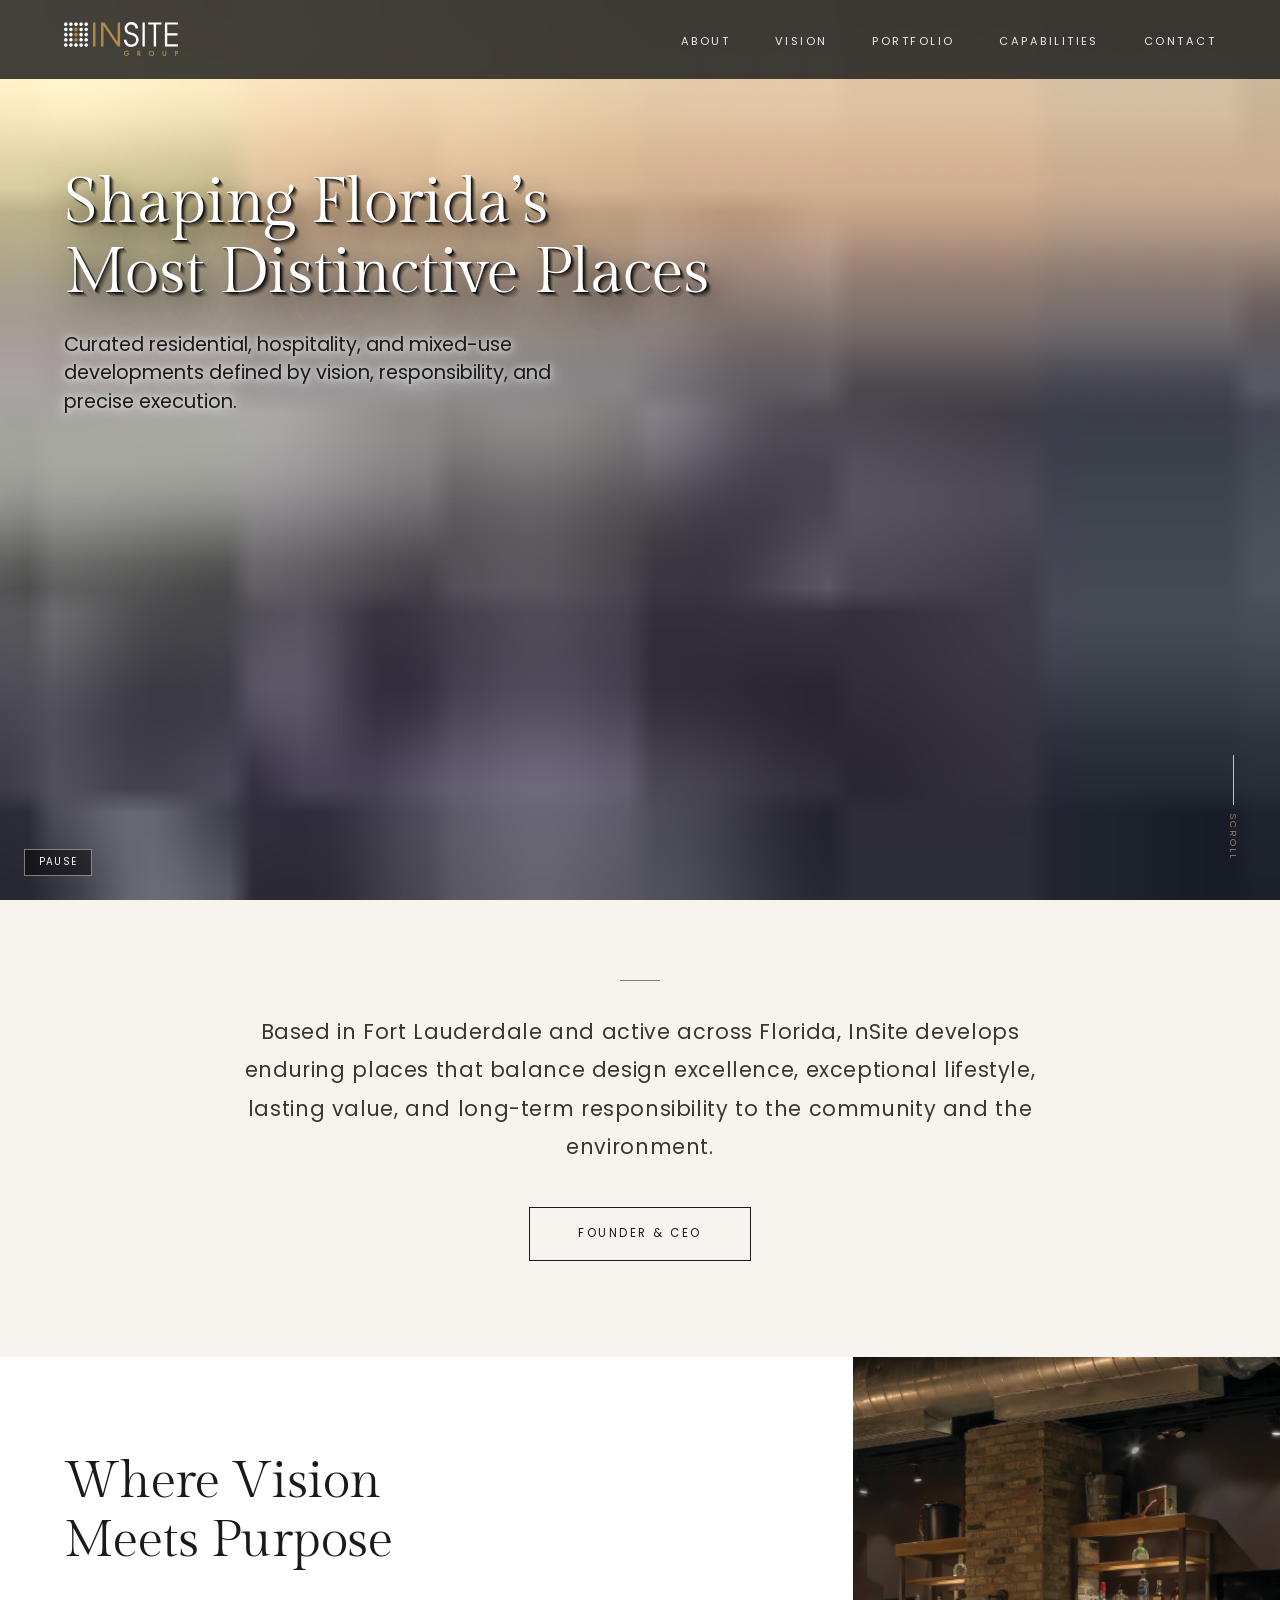
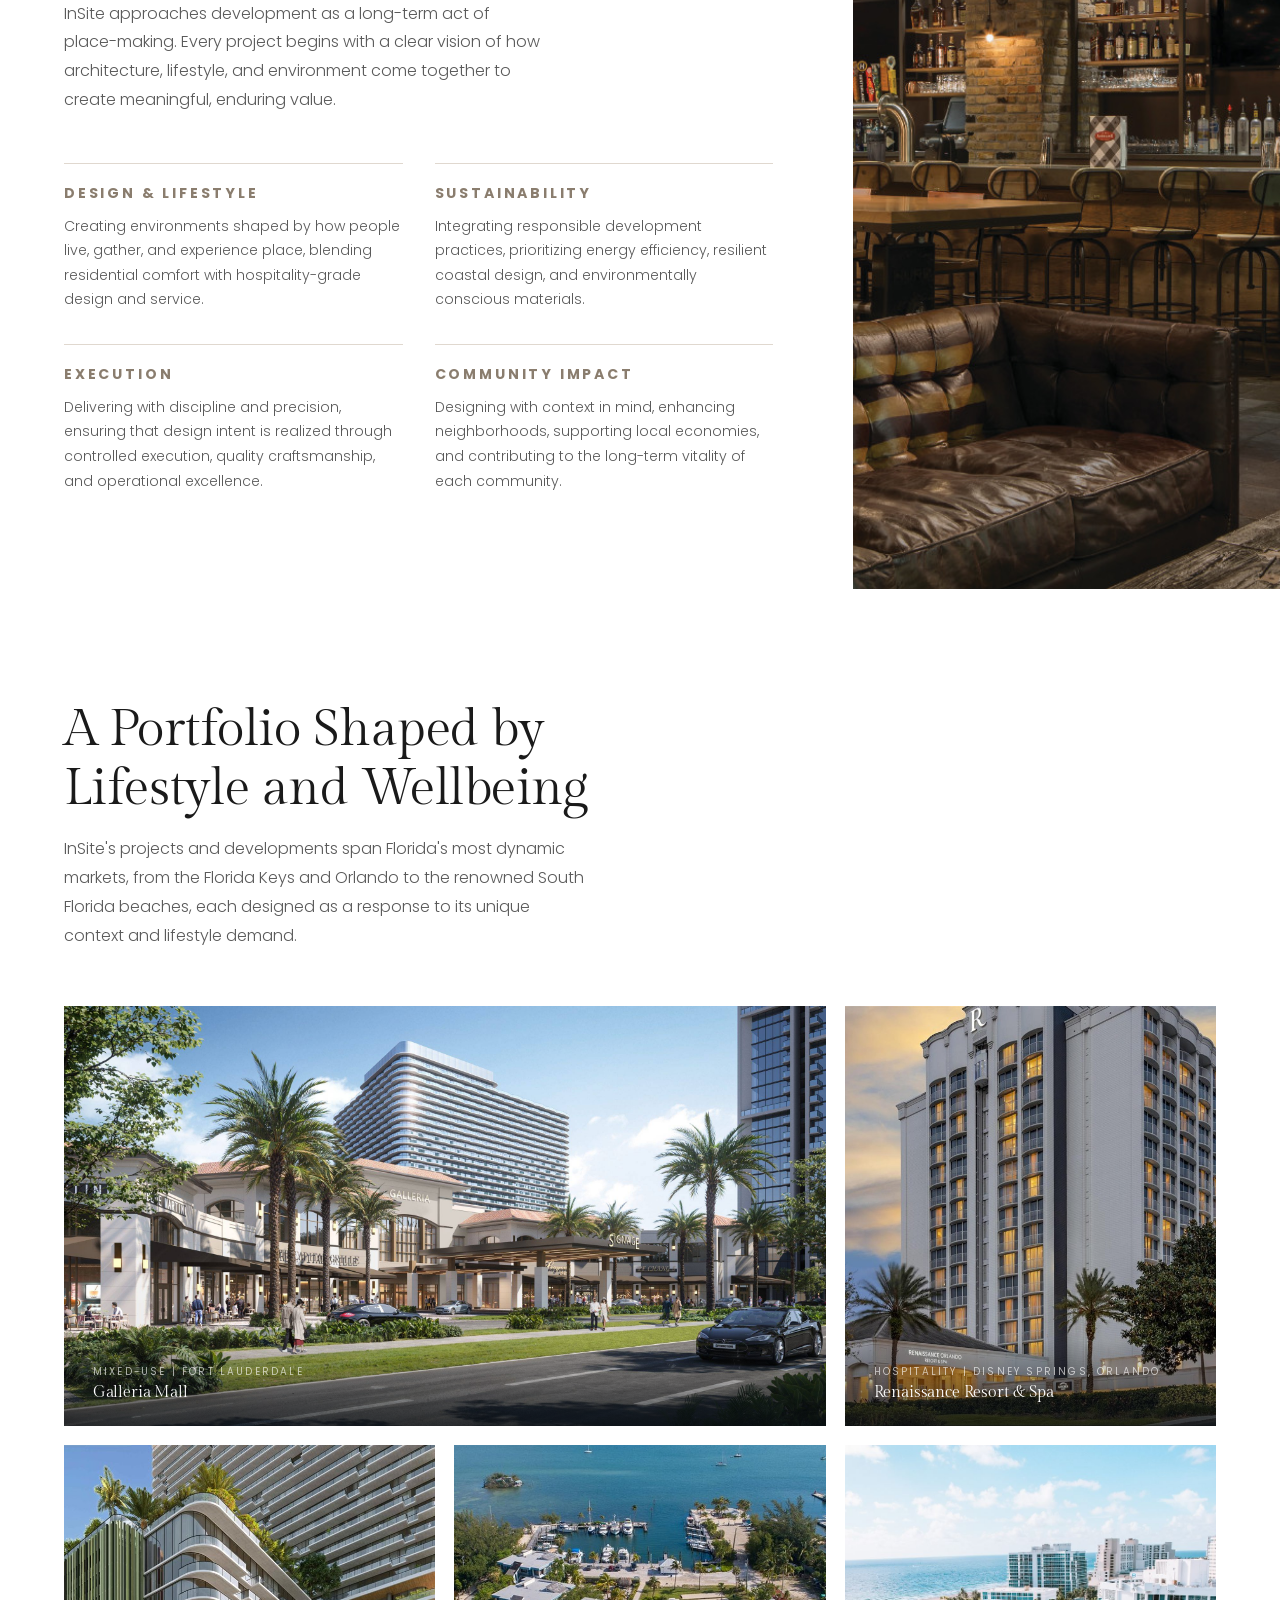
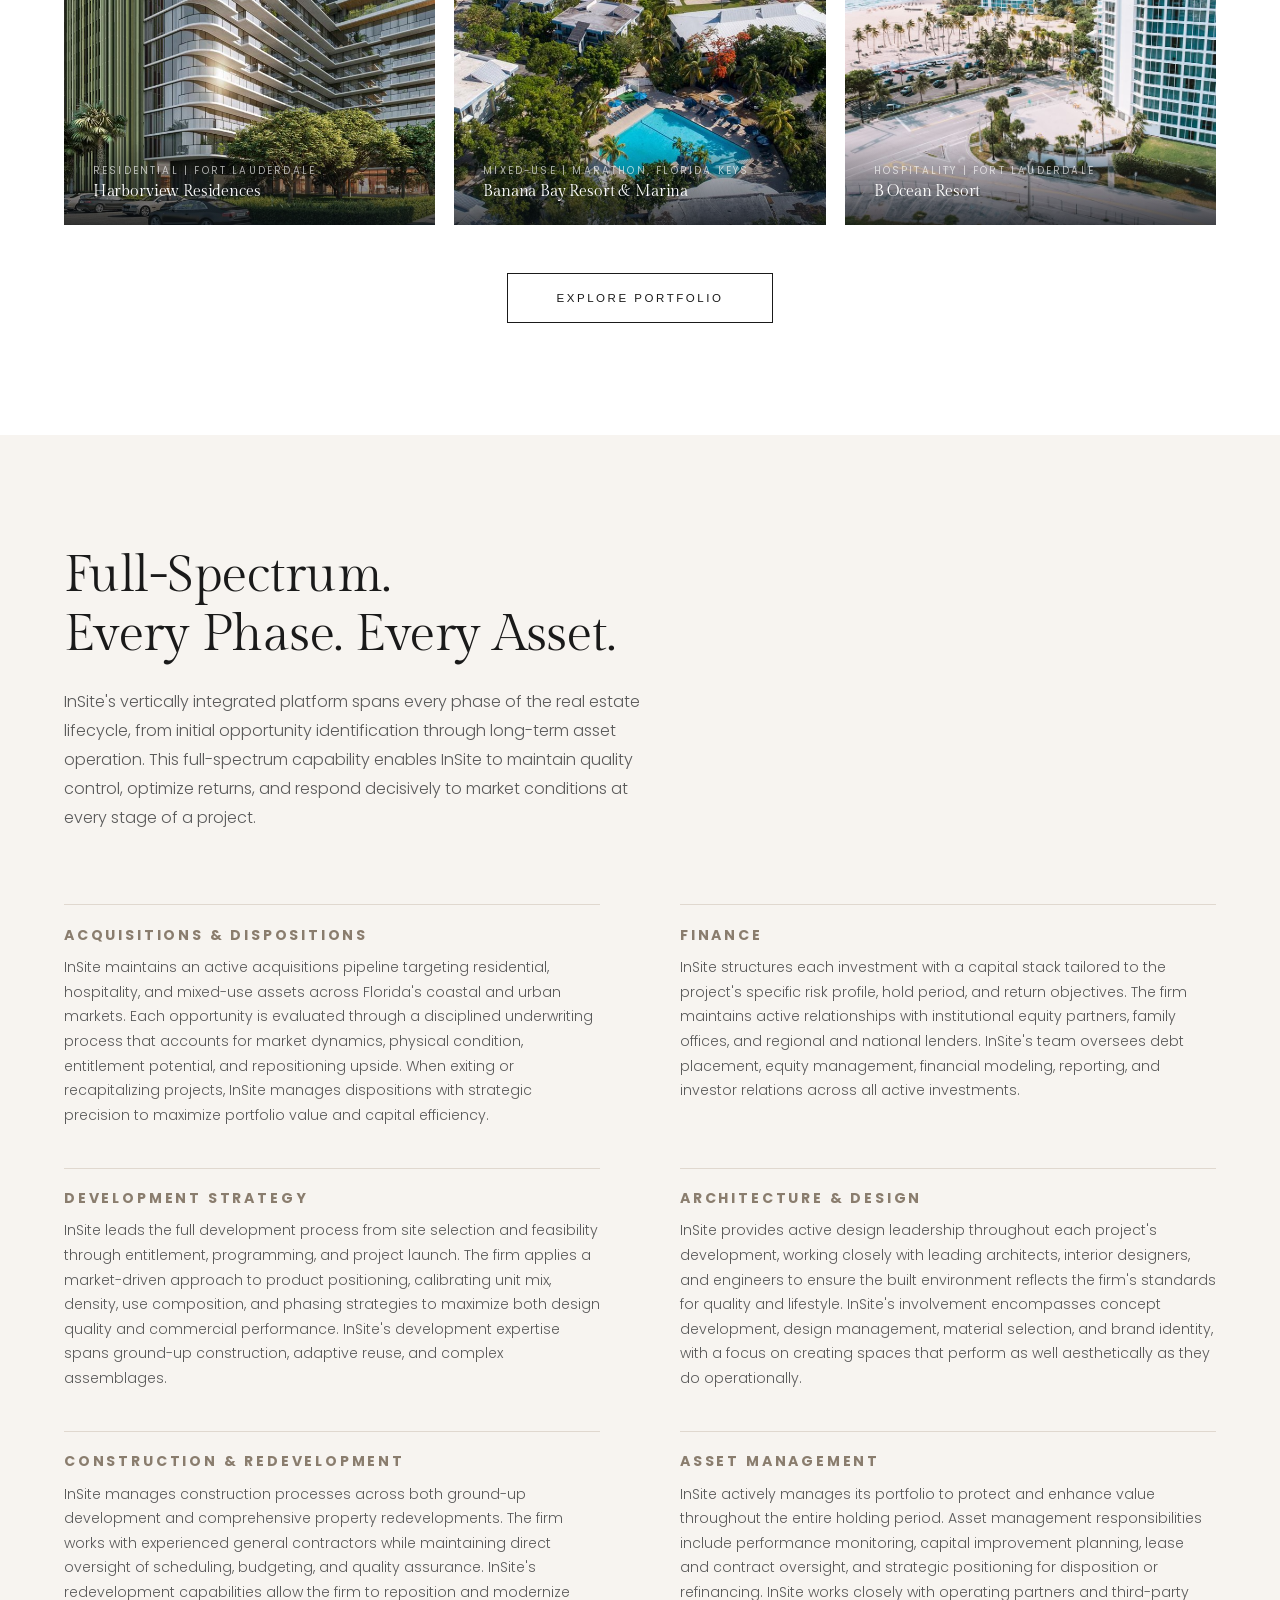
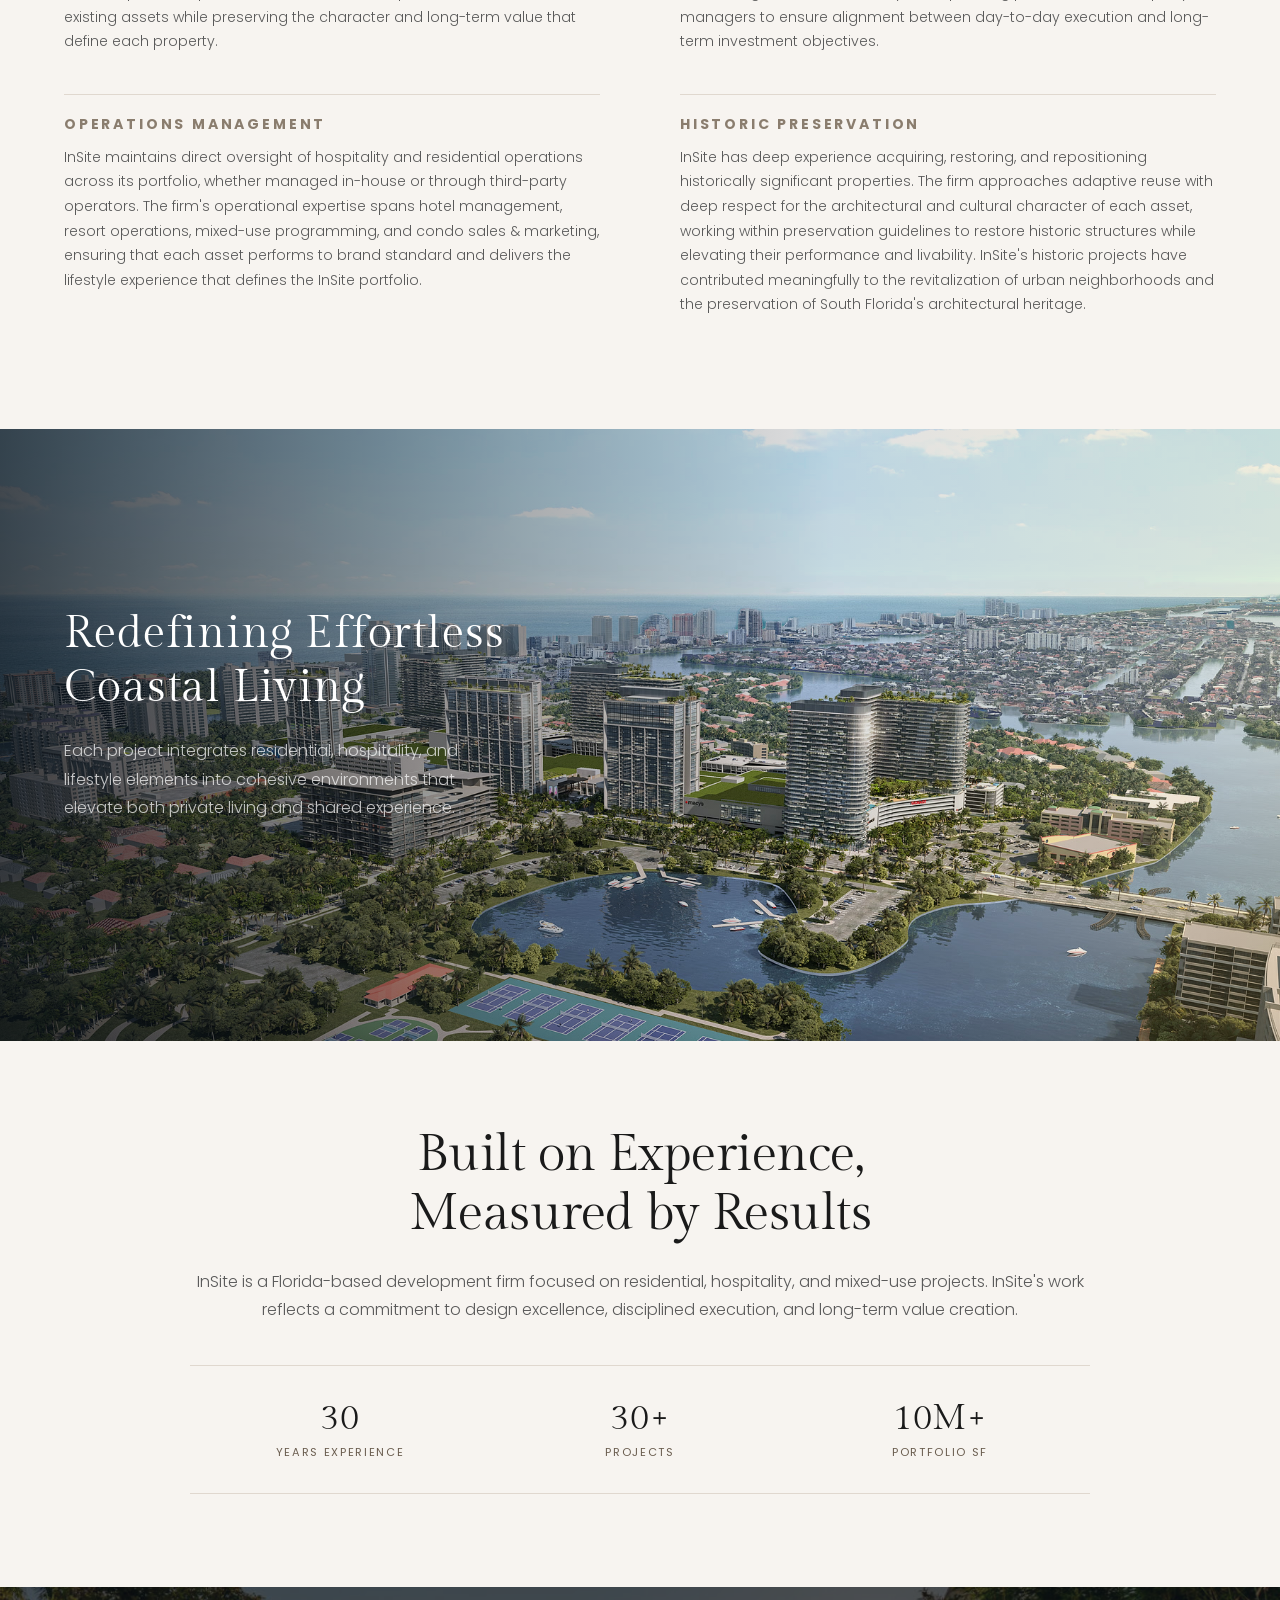
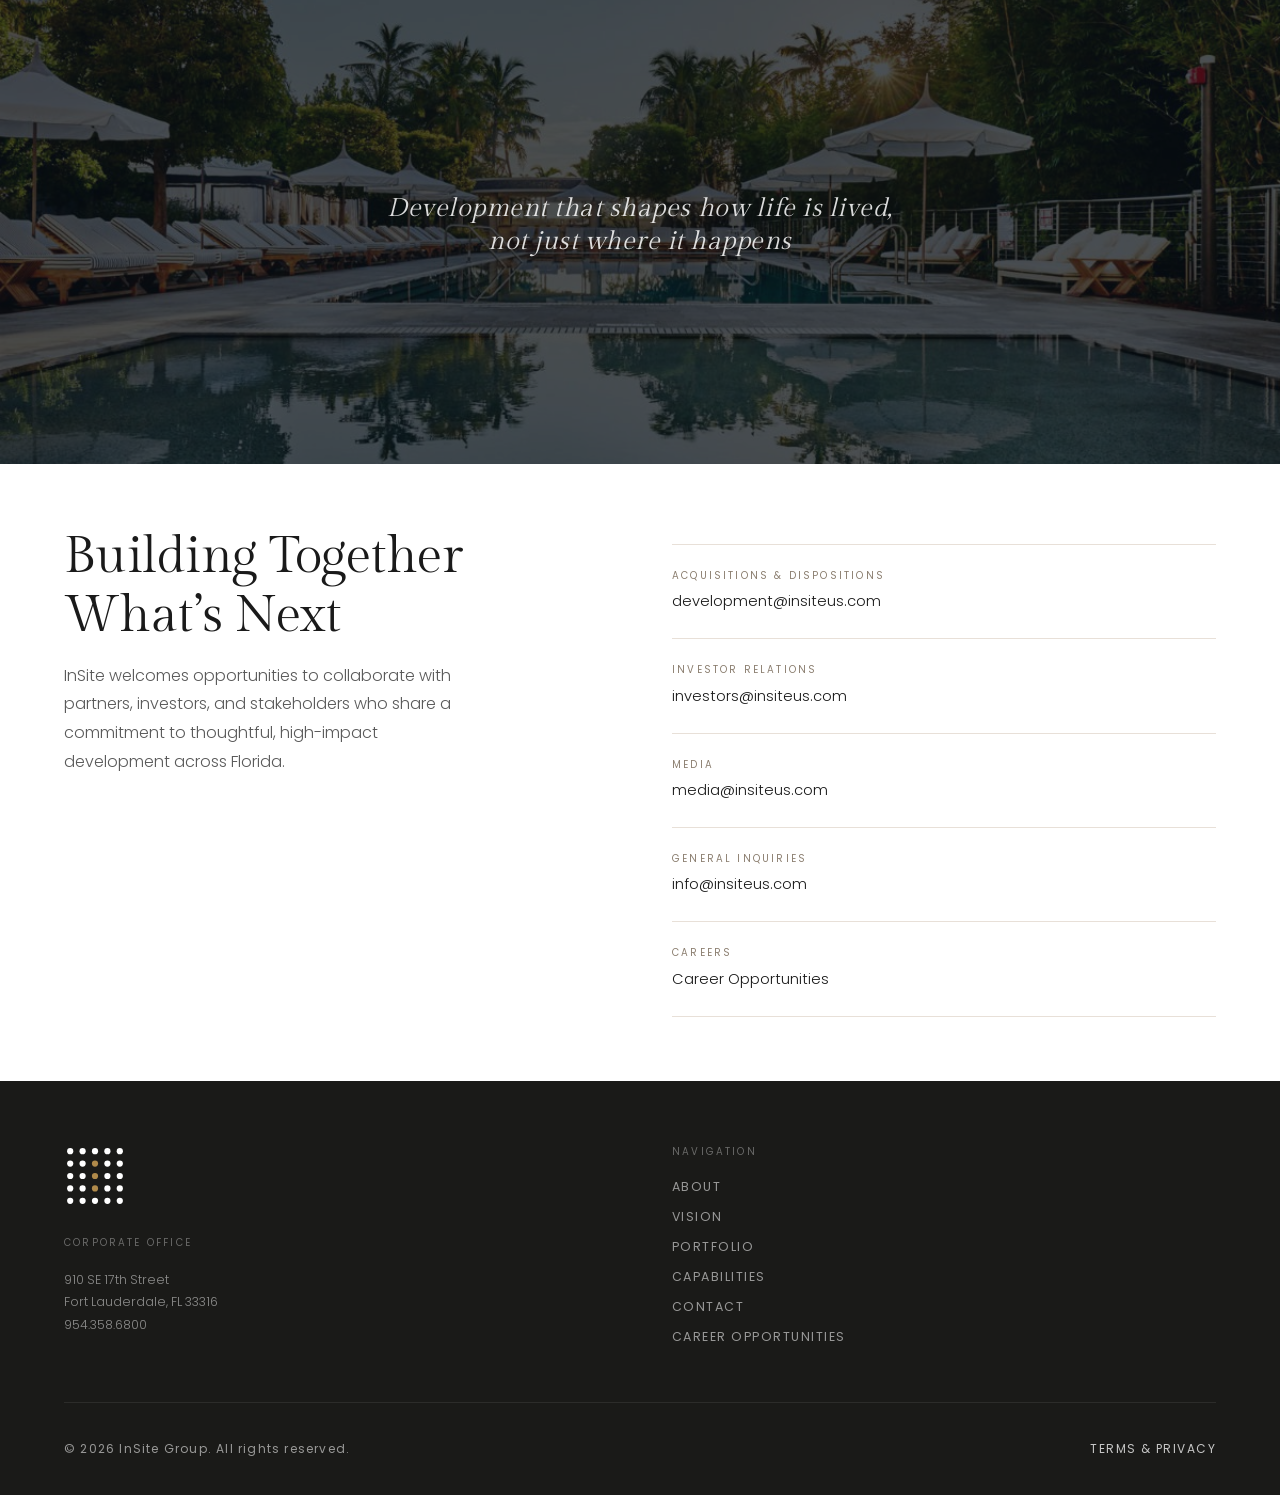
<file: index.html>
﻿<!DOCTYPE html>
<html lang="en">
<head>
  <meta charset="UTF-8" />
  <meta name="viewport" content="width=device-width, initial-scale=1.0" />
  <title>InSite Group | Florida Real Estate Developer | Fort Lauderdale</title>
  <meta name="description" content="InSite Group is a Florida-based real estate development firm specializing in luxury residential, hospitality, and mixed-use projects along Florida's premier coastal markets." />
  <meta name="keywords" content="Florida real estate developer, luxury residential development, South Florida mixed-use development, Fort Lauderdale developer, coastal development Florida, hospitality development Florida, vertically integrated real estate, Galleria Mall Fort Lauderdale, Galleria Mall redevelopment" />
  <meta name="robots" content="index, follow" />
  <link rel="canonical" href="https://insiteus.com/" />
  <!-- Open Graph -->
  <meta property="og:type" content="website" />
  <meta property="og:url" content="https://insiteus.com/" />
  <meta property="og:title" content="InSite Group | Florida Real Estate Developer" />
  <meta property="og:description" content="Curated residential, hospitality, and mixed-use developments along Florida's premier coastal markets. Based in Fort Lauderdale." />
  <meta property="og:image" content="https://insiteus.com/images/og-preview.jpg" />
  <meta property="og:site_name" content="InSite Group" />
  <!-- Twitter Card -->
  <meta name="twitter:card" content="summary_large_image" />
  <meta name="twitter:title" content="InSite Group | Florida Real Estate Developer" />
  <meta name="twitter:description" content="Curated residential, hospitality, and mixed-use developments along Florida's premier coastal markets." />
  <meta name="twitter:image" content="https://insiteus.com/images/og-preview.jpg" />
  <!-- Structured Data -->
  <script type="application/ld+json">
  {
    "@context": "https://schema.org",
    "@type": "RealEstateAgent",
    "name": "InSite Group",
    "description": "Florida-based real estate development firm specializing in luxury residential, hospitality, and mixed-use developments along Florida's premier coastal markets.",
    "url": "https://insiteus.com",
    "logo": "https://insiteus.com/images/insite-logo.svg",
    "image": "https://insiteus.com/images/og-preview.jpg",
    "address": {
      "@type": "PostalAddress",
      "streetAddress": "910 SE 17th Street",
      "addressLocality": "Fort Lauderdale",
      "addressRegion": "FL",
      "postalCode": "33316",
      "addressCountry": "US"
    },
    "telephone": "+19543586800",
    "email": "info@insiteus.com",
    "areaServed": ["Fort Lauderdale", "Florida Keys", "Orlando", "South Florida", "Florida"],
    "knowsAbout": ["Real Estate Development", "Luxury Residential Development", "Hospitality Development", "Mixed-Use Development", "Coastal Development", "Historic Preservation"],
    "founder": {
      "@type": "Person",
      "name": "Ben Shmul",
      "jobTitle": "Founder & CEO"
    }
  }
  </script>
  <!-- Preload hero poster so it appears instantly before video loads -->
  <link rel="preload" href="images/hero-poster.jpg" as="image" />
  <!-- Favicon -->
  <link rel="icon" type="image/svg+xml" href="images/insite-logo.svg" />
  <link rel="icon" type="image/png" href="images/insite-logo.png" />
  <link rel="apple-touch-icon" href="images/insite-logo.png" />
  <meta name="theme-color" content="#1a1a18" />
  <link href="https://fonts.googleapis.com/css2?family=Gilda+Display&family=Poppins:ital,wght@0,300;0,400;0,500;0,600;1,300;1,400&display=swap" rel="stylesheet">
  <style>
    /* ─── Reset & Base ─────────────────────────────────────────── */
    *, *::before, *::after { box-sizing: border-box; margin: 0; padding: 0; }
    html { scroll-behavior: smooth; }
    body {
      font-family: 'Poppins', sans-serif;
      color: #1a1a1a;
      background: #fff;
      overflow-x: hidden;
    }
    a { text-decoration: none; color: inherit; }

    /* ─── Typography Scale ─────────────────────────────────────── */
    .label {
      font-family: 'Poppins', sans-serif;
      font-size: 0.68rem;
      letter-spacing: 0.25em;
      text-transform: uppercase;
      color: #6b5e50;
    }
    .section-headline {
      font-family: 'Gilda Display', Georgia, serif;
      font-size: clamp(1.8rem, 4vw, 3.6rem);
      font-weight: 400;
      letter-spacing: -0.01em;
      line-height: 1.15;
      color: #1a1a1a;
      overflow-wrap: break-word;
      word-break: break-word;
      hyphens: auto;
    }
    .body-copy {
      font-family: 'Poppins', sans-serif;
      font-size: 1rem;
      line-height: 1.8;
      color: #5a5a5a;
      font-weight: 300;
    }

    /* ─── Image Placeholder ────────────────────────────────────── */
    .img-placeholder {
      background: #d6cfc6;
      display: flex;
      flex-direction: column;
      align-items: center;
      justify-content: center;
      gap: 0.5rem;
      position: relative;
      overflow: hidden;
    }
    .img-placeholder::before {
      content: '';
      position: absolute;
      inset: 0;
      background: repeating-linear-gradient(
        45deg,
        transparent,
        transparent 20px,
        rgba(255,255,255,0.15) 20px,
        rgba(255,255,255,0.15) 21px
      );
    }
    .img-placeholder .ph-icon {
      font-size: 2rem;
      opacity: 0.4;
      position: relative;
      z-index: 1;
    }
    .img-placeholder .ph-text {
      font-family: 'Poppins', sans-serif;
      font-size: 0.7rem;
      letter-spacing: 0.2em;
      text-transform: uppercase;
      color: #6b5f52;
      opacity: 0.8;
      position: relative;
      z-index: 1;
      text-align: center;
      padding: 0 1rem;
    }

    /* ─── Skip Link ────────────────────────────────────────────── */
    .skip-link {
      position: absolute;
      top: -100%;
      left: 1rem;
      background: #1a1a1a;
      color: #fff;
      padding: 0.75rem 1.5rem;
      font-family: 'Poppins', sans-serif;
      font-size: 0.85rem;
      letter-spacing: 0.05em;
      z-index: 9999;
      transition: top 0.2s;
    }
    .skip-link:focus { top: 1rem; }

    /* ─── Focus Styles ─────────────────────────────────────────── */
    :focus-visible {
      outline: 2px solid #c9a227;
      outline-offset: 3px;
    }

    /* ─── Reduced Motion ───────────────────────────────────────── */
    @media (prefers-reduced-motion: reduce) {
      *, *::before, *::after {
        transition-duration: 0.01ms !important;
        animation-duration: 0.01ms !important;
      }
      html { scroll-behavior: auto; }
    }

    /* ─── Buttons ──────────────────────────────────────────────── */
    .btn {
      display: inline-block;
      font-family: 'Poppins', sans-serif;
      font-size: 0.72rem;
      letter-spacing: 0.22em;
      text-transform: uppercase;
      padding: 0.85rem 2.2rem;
      border: 1px solid currentColor;
      transition: background 0.3s, color 0.3s;
      cursor: pointer;
    }
    .btn-light {
      color: #fff;
      border-color: rgba(255,255,255,0.7);
    }
    .btn-light:hover { background: #fff; color: #1a1a1a; }
    .btn-dark {
      color: #1a1a1a;
      border-color: #1a1a1a;
    }
    .btn-dark:hover { background: #1a1a1a; color: #fff; }
    .btn-gold {
      color: #8a7d6e;
      border-color: #8a7d6e;
    }
    .btn-gold:hover { background: #8a7d6e; color: #fff; }

    /* ═══════════════════════════════════════════════════════════
       1. NAVIGATION
    ═══════════════════════════════════════════════════════════ */
    #nav {
      position: fixed;
      top: 0; left: 0; right: 0;
      z-index: 1000;
      padding: 1.4rem 4rem;
      display: flex;
      align-items: center;
      justify-content: space-between;
      background: rgba(26, 26, 26, 0.82);
      transition: background 0.4s ease, box-shadow 0.4s ease, padding 0.4s ease;
    }
    #nav.scrolled {
      background: rgba(255,255,255,0.97);
      box-shadow: 0 1px 20px rgba(0,0,0,0.07);
      padding: 1rem 4rem;
    }
    .nav-logo { display: flex; align-items: center; }
    .nav-logo img { height: 34px; width: auto; display: block; }
    .nav-logo .logo-dark { display: none; }
    .nav-logo .logo-light { display: block; }
    #nav.scrolled .nav-logo .logo-dark { display: block; }
    #nav.scrolled .nav-logo .logo-light { display: none; }
    .nav-links {
      display: flex;
      gap: 2.8rem;
      list-style: none;
    }
    .nav-links a {
      font-family: 'Poppins', sans-serif;
      font-size: 0.7rem;
      letter-spacing: 0.22em;
      text-transform: uppercase;
      color: rgba(255,255,255,0.9);
      transition: color 0.4s, opacity 0.3s;
    }
    .nav-links a:hover { opacity: 0.65; }
    #nav.scrolled .nav-links a { color: #1a1a1a; }

    /* ═══════════════════════════════════════════════════════════
       2. HERO
    ═══════════════════════════════════════════════════════════ */
    #hero {
      height: 100vh;
      position: relative;
      display: flex;
      align-items: flex-start;
      padding-top: 10.5rem;
    }
    .hero-bg {
      position: absolute;
      inset: 0;
      overflow: hidden;
      /* LQIP: 64x36 inline placeholder, zero network request — shows instantly */
      /* Full poster loads via <video poster> + preload hint above              */
      background: url('[data-uri]') center center / cover no-repeat #0a1218;
    }
    .hero-video {
      position: absolute;
      top: 0;
      left: 0;
      width: 100%;
      height: 100%;
      opacity: 0;
      transition: opacity 0.8s ease;
      object-fit: cover;
      object-position: center 18%;
      filter: brightness(1.25) saturate(1.05);
    }
    .hero-bg::after {
      content: '';
      position: absolute;
      inset: 0;
      background: transparent;
      transition: background 0.3s;
    }
    .hero-content {
      position: relative;
      z-index: 2;
      padding: 0 4rem;
      max-width: 900px;
    }
    .hero-content .label { color: rgba(26,26,26,0.6); margin-bottom: 1.2rem; }
    .hero-headline {
      font-family: 'Gilda Display', Georgia, serif;
      font-size: clamp(2rem, 5vw, 4.2rem);
      font-weight: 400;
      color: #ffffff;
      letter-spacing: -0.01em;
      line-height: 1.1;
      margin-bottom: 1.4rem;
      overflow-wrap: break-word;
      word-break: break-word;
      hyphens: auto;
      text-shadow:
        1px 1px 0 rgba(0,0,0,0.6),
        2px 2px 0 rgba(0,0,0,0.45),
        3px 3px 0 rgba(0,0,0,0.3),
        4px 4px 0 rgba(0,0,0,0.18),
        5px 5px 0 rgba(0,0,0,0.1),
        8px 12px 24px rgba(0,0,0,0.55),
        14px 20px 40px rgba(0,0,0,0.3);
    }
    .hero-sub {
      font-family: 'Poppins', sans-serif;
      font-size: 1.22rem;
      color: #1a1a1a;
      font-weight: 400;
      font-style: normal;
      line-height: 1.45;
      max-width: 560px;
      margin-bottom: 2.5rem;
      text-shadow:
        0 0 6px rgba(255,255,255,0.85),
        0 2px 14px rgba(255,255,255,0.65),
        0 4px 24px rgba(255,255,255,0.4);
    }
    .hero-ctas { display: flex; gap: 1.2rem; flex-wrap: wrap; }
    .hero-scroll {
      position: fixed;
      bottom: 2.5rem;
      right: 2.5rem;
      z-index: 999;
      display: flex;
      flex-direction: column;
      align-items: center;
      gap: 0.5rem;
    }
    .hero-scroll span {
      font-family: 'Poppins', sans-serif;
      font-size: 0.6rem;
      letter-spacing: 0.2em;
      text-transform: uppercase;
      color: #8a7d6e;
      writing-mode: vertical-lr;
    }
    .scroll-line {
      width: 1px;
      height: 50px;
      background: #c8bfb5;
    }

    /* ═══════════════════════════════════════════════════════════
       3. BRAND POSITIONING STRIP
    ═══════════════════════════════════════════════════════════ */
    #brand-strip {
      padding: 5rem 4rem 6rem;
      background: #f7f4f0;
      text-align: center;
    }
    .brand-strip-line {
      width: 40px;
      height: 1px;
      background: #8a7d6e;
      margin: 0 auto 2rem;
    }
    .brand-strip-copy {
      font-size: clamp(1rem, 2vw, 1.3rem);
      font-weight: 400;
      line-height: 1.85;
      letter-spacing: 0.03em;
      color: #3a3530;
      max-width: 820px;
      margin: 0 auto;
    }

    /* ═══════════════════════════════════════════════════════════
       4. VISION SECTION
    ═══════════════════════════════════════════════════════════ */
    #vision {
      display: grid;
      grid-template-columns: 2fr 1fr;
      min-height: 90vh;
    }
    .vision-text {
      padding: 6rem 5rem 6rem 4rem;
      display: flex;
      flex-direction: column;
      justify-content: center;
      background: #fff;
    }
    .vision-text .label { margin-bottom: 1rem; }
    .vision-text .section-headline { margin-bottom: 1.8rem; }
    .vision-text .body-copy { margin-bottom: 3rem; max-width: 480px; }
    .vision-pillars {
      display: grid;
      grid-template-columns: 1fr 1fr;
      gap: 2rem;
    }
    .pillar {
      border-top: 1px solid #e0d8cf;
      padding-top: 1.2rem;
    }
    .pillar-title {
      font-family: 'Poppins', sans-serif;
      font-size: 0.88rem;
      letter-spacing: 0.2em;
      text-transform: uppercase;
      color: #8a7d6e;
      margin-bottom: 0.6rem;
    }
    .pillar p {
      font-family: 'Poppins', sans-serif;
      font-size: 0.88rem;
      line-height: 1.75;
      color: #5a5a5a;
      font-weight: 300;
    }
    .vision-image {
      position: relative;
    }
    .vision-image .img-placeholder {
      width: 100%;
      height: 100%;
      min-height: 600px;
      background: #c8bfb5;
    }

    /* ─── CEO Bio (brand strip) ───────────────────────────────── */
    .brand-bio {
      max-width: 700px;
      margin: 3rem auto 0;
      padding-top: 2.5rem;
      border-top: 1px solid #d6cec5;
      text-align: left;
    }
    .brand-bio-name {
      font-family: 'Gilda Display', Georgia, serif;
      font-size: 1.4rem;
      font-weight: 400;
      color: #1a1a1a;
      letter-spacing: 0.02em;
      margin-bottom: 0.3rem;
    }
    .brand-bio-title {
      font-family: 'Poppins', sans-serif;
      font-size: 0.68rem;
      letter-spacing: 0.22em;
      text-transform: uppercase;
      color: #b08a4a;
      margin-bottom: 1.4rem;
    }
    .brand-bio-text {
      font-family: 'Poppins', sans-serif;
      font-size: 0.9rem;
      line-height: 1.85;
      color: #5a5a5a;
      font-weight: 300;
      margin-bottom: 1rem;
    }

    /* ═══════════════════════════════════════════════════════════
       5. VERTICAL INTEGRATION
    ═══════════════════════════════════════════════════════════ */
    #vertical-integration {
      background: #f7f4f0;
      padding: 7rem 4rem;
    }
    .vi-header {
      max-width: 680px;
      margin-bottom: 4.5rem;
    }
    .vi-header .label { margin-bottom: 1rem; }
    .vi-header .section-headline { margin-bottom: 1.5rem; }
    .vi-header .body-copy { max-width: 580px; }
    .vi-grid {
      display: grid;
      grid-template-columns: repeat(2, 1fr);
      gap: 2.5rem 5rem;
    }
    .vi-card {
      border-top: 1px solid #e0d8cf;
      padding-top: 1.2rem;
    }
    .vi-card p {
      font-family: 'Poppins', sans-serif;
      font-size: 0.88rem;
      line-height: 1.75;
      color: #5a5a5a;
      font-weight: 300;
    }

    /* ═══════════════════════════════════════════════════════════
       6. PORTFOLIO PREVIEW
    ═══════════════════════════════════════════════════════════ */
    #portfolio {
      padding: 7rem 4rem;
      background: #fff;
    }
    .portfolio-header {
      display: flex;
      align-items: flex-end;
      justify-content: space-between;
      margin-bottom: 1rem;
    }
    .portfolio-header-left .label { margin-bottom: 0.8rem; }
    .portfolio-sub {
      font-family: 'Poppins', sans-serif;
      font-size: 1rem;
      line-height: 1.8;
      color: #5a5a5a;
      font-weight: 300;
      max-width: 520px;
      margin-bottom: 3.5rem;
    }
    .portfolio-filters {
      display: flex;
      gap: 2rem;
      margin-bottom: 2.5rem;
      border-bottom: 1px solid #e8e0d8;
      padding-bottom: 0.8rem;
    }
    .filter-btn {
      font-family: 'Poppins', sans-serif;
      font-size: 0.7rem;
      letter-spacing: 0.18em;
      text-transform: uppercase;
      color: #737373;
      cursor: pointer;
      padding: 0.75rem 0.5rem;
      min-height: 44px;
      border-bottom: 2px solid transparent;
      transition: color 0.3s, border-color 0.3s;
      background: none;
      border-left: none;
      border-right: none;
      border-top: none;
    }
    .filter-btn.active, .filter-btn:hover {
      color: #1a1a1a;
      border-bottom-color: #8a7d6e;
    }
    .portfolio-grid {
      display: grid;
      grid-template-columns: repeat(3, 1fr);
      gap: 1.2rem;
    }
    .portfolio-tile {
      position: relative;
      overflow: hidden;
      cursor: default;
    }
    .portfolio-tile:first-child {
      grid-column: span 2;
    }
    .portfolio-tile .img-placeholder {
      height: 380px;
      background: #c4bab0;
      transition: transform 0.5s ease;
    }
    .portfolio-tile:first-child .img-placeholder { height: 420px; background: #b8b0a8; }
    .portfolio-tile:nth-child(3) .img-placeholder { background: #cdc5bc; }
    .portfolio-tile:nth-child(4) .img-placeholder { background: #c0b8ae; }
    .portfolio-tile:nth-child(5) .img-placeholder { background: #bab2a8; }
    .portfolio-tile:nth-child(6) .img-placeholder { background: #d0c8be; }
    .portfolio-tile:hover .img-placeholder { transform: scale(1.03); }
    .tile-overlay {
      position: absolute;
      bottom: 0; left: 0; right: 0;
      padding: 1.5rem 1.8rem;
      background: linear-gradient(to top, rgba(10,15,20,0.75), transparent);
      color: #fff;
    }
    .tile-category {
      font-family: 'Poppins', sans-serif;
      font-size: 0.62rem;
      letter-spacing: 0.22em;
      text-transform: uppercase;
      color: rgba(255,255,255,0.65);
      margin-bottom: 0.3rem;
    }
    .tile-name {
      font-family: 'Gilda Display', Georgia, serif;
      font-size: 1rem;
      font-weight: 400;
      letter-spacing: -0.01em;
    }
    .portfolio-cta {
      text-align: center;
      margin-top: 3.5rem;
    }

    /* ═══════════════════════════════════════════════════════════
       6. FEATURED PROJECT
    ═══════════════════════════════════════════════════════════ */
    #featured {
      position: relative;
      min-height: 68vh;
      display: flex;
      align-items: center;
    }
    .featured-bg {
      position: absolute;
      inset: 0;
    }
    .featured-bg img { filter: contrast(1.05) saturate(1.08) brightness(0.95); }
    .featured-bg .img-placeholder {
      width: 100%;
      height: 100%;
      background: #a8b8c4;
    }
    .featured-bg::after {
      content: '';
      position: absolute;
      inset: 0;
      background: linear-gradient(
        to right,
        rgba(10,18,26,0.76) 0%,
        rgba(10,18,26,0.32) 40%,
        rgba(10,18,26,0.08) 65%,
        rgba(255,220,120,0.18) 100%
      );
    }
    .featured-content {
      position: relative;
      z-index: 2;
      padding: 6rem 4rem;
      max-width: 600px;
    }
    .featured-content .label { color: rgba(255,255,255,0.55); margin-bottom: 1.2rem; }
    .featured-headline {
      font-family: 'Gilda Display', Georgia, serif;
      font-size: clamp(1.8rem, 3.5vw, 3rem);
      color: #fff;
      font-weight: 400;
      letter-spacing: 0.02em;
      line-height: 1.2;
      margin-bottom: 1.4rem;
      overflow-wrap: break-word;
      word-break: break-word;
      hyphens: auto;
    }
    .featured-copy {
      font-family: 'Poppins', sans-serif;
      font-size: 1rem;
      color: rgba(255,255,255,0.72);
      line-height: 1.8;
      font-weight: 300;
      margin-bottom: 2.5rem;
      max-width: 440px;
    }
    .featured-badge {
      position: absolute;
      right: 4rem;
      bottom: 4rem;
      z-index: 2;
      width: 120px;
      height: 120px;
      border-radius: 50%;
      border: 1px solid rgba(255,255,255,0.3);
      display: flex;
      align-items: center;
      justify-content: center;
      text-align: center;
      padding: 1rem;
    }
    .featured-badge span {
      font-family: 'Poppins', sans-serif;
      font-size: 0.6rem;
      letter-spacing: 0.18em;
      text-transform: uppercase;
      color: rgba(255,255,255,0.6);
      line-height: 1.6;
    }

    /* ═══════════════════════════════════════════════════════════
       7. ABOUT PREVIEW
    ═══════════════════════════════════════════════════════════ */
    #about {
      background: #f7f4f0;
      padding: 5.3rem 4rem 3.3rem;
      text-align: center;
    }
    .about-text {
      max-width: 900px;
      margin: 0 auto;
    }
    .about-text .label { margin-bottom: 1rem; }
    .about-text .section-headline { margin-bottom: 1.5rem; }
    .about-text .body-copy { margin-bottom: 2.5rem; max-width: 100%; }

    .about-stats {
      display: flex;
      justify-content: space-between;
      margin-bottom: 2.5rem;
      padding: 2rem 0;
      border-top: 1px solid #e0d8cf;
      border-bottom: 1px solid #e0d8cf;
    }
    .stat-num {
      font-family: 'Gilda Display', Georgia, serif;
      font-size: 2.2rem;
      font-weight: 400;
      color: #1a1a1a;
      letter-spacing: 0.02em;
    }
    .stat-desc {
      font-family: 'Poppins', sans-serif;
      font-size: 0.7rem;
      letter-spacing: 0.15em;
      text-transform: uppercase;
      color: #6b5e50;
      margin-top: 0.3rem;
    }

    /* ═══════════════════════════════════════════════════════════
       8. LIFESTYLE / EMOTIONAL
    ═══════════════════════════════════════════════════════════ */
    #lifestyle {
      position: relative;
      height: 53vh;
      display: flex;
      flex-direction: column;
      align-items: center;
      justify-content: center;
      overflow: hidden;
    }
    .lifestyle-bg {
      position: absolute;
      inset: 0;
    }
    .lifestyle-bg img {
      width: 100%;
      height: 100%;
      object-fit: cover;
      object-position: center 70%;
      display: block;
    }
    .lifestyle-overlay {
      position: absolute;
      inset: 0;
      background: rgba(8, 15, 22, 0.72);
    }
    .lifestyle-content {
      position: relative;
      z-index: 2;
      text-align: center;
    }
    .lifestyle-closing {
      font-size: clamp(1.15rem, 2vw, 1.65rem);
      color: rgba(255,255,255,0.85);
      letter-spacing: 0.02em;
      font-style: italic;
      font-weight: 400;
      font-family: 'Gilda Display', Georgia, serif;
      line-height: 1.3;
      max-width: 800px;
      padding: 0 2rem;
    }

    /* ═══════════════════════════════════════════════════════════
       9. CONTACT
    ═══════════════════════════════════════════════════════════ */
    #contact {
      padding: 4rem 4rem;
      background: #fff;
      display: grid;
      grid-template-columns: 1fr 1fr;
      gap: 4rem;
      align-items: start;
    }
    .contact-left .label { margin-bottom: 0.6rem; }
    .contact-left .section-headline { margin-bottom: 1rem; }
    .contact-left .body-copy { margin-bottom: 1.2rem; max-width: 420px; }
    .contact-closing {
      font-style: normal;
      font-size: 1.05rem;
      color: #8a7d6e;
      letter-spacing: 0.04em;
      margin-top: 1.2rem;
      padding-top: 1.2rem;
      border-top: 1px solid #e8e0d8;
    }
    .contact-right {
      padding-top: 1rem;
    }
    .contact-item {
      padding: 1.5rem 0;
      border-bottom: 1px solid #e8e0d8;
      display: flex;
      flex-direction: column;
      gap: 0.4rem;
    }
    .contact-item:first-child { border-top: 1px solid #e8e0d8; }
    .contact-type {
      font-family: 'Poppins', sans-serif;
      font-size: 0.62rem;
      letter-spacing: 0.22em;
      text-transform: uppercase;
      color: #8a7d6e;
    }
    .contact-detail {
      font-family: 'Poppins', sans-serif;
      font-size: 0.92rem;
      color: #3a3530;
      line-height: 1.7;
      font-weight: 300;
    }
    .contact-detail strong {
      display: block;
      font-weight: 400;
      color: #1a1a1a;
      margin-bottom: 0.2rem;
    }

    /* ─── Footer ───────────────────────────────────────────────── */
    footer {
      background: #1a1a18;
      padding: 4rem 4rem 0;
    }
    .footer-top {
      display: grid;
      grid-template-columns: 1fr 1fr;
      gap: 4rem;
      align-items: start;
      padding-bottom: 3.5rem;
      border-bottom: 1px solid rgba(255,255,255,0.08);
    }
    .footer-logo { display: flex; }
    .footer-col-title {
      font-family: 'Poppins', sans-serif;
      font-size: 0.62rem;
      letter-spacing: 0.22em;
      text-transform: uppercase;
      color: rgba(255,255,255,0.35);
      margin-bottom: 1.2rem;
    }
    .footer-nav, .footer-careers {
      display: flex;
      flex-direction: column;
      gap: 0.75rem;
    }
    .footer-nav a, .footer-careers a {
      font-family: 'Poppins', sans-serif;
      font-size: 0.78rem;
      letter-spacing: 0.12em;
      text-transform: uppercase;
      color: rgba(255,255,255,0.55);
      transition: color 0.3s;
    }
    .footer-nav a:hover, .footer-careers a:hover { color: #fff; }
    .career-link:hover { color: #b08a4a !important; }
    .footer-bottom {
      display: flex;
      align-items: center;
      justify-content: space-between;
      padding: 1.5rem 0;
    }
    .footer-copy {
      font-family: 'Poppins', sans-serif;
      font-size: 0.75rem;
      letter-spacing: 0.1em;
      color: rgba(255,255,255,0.55);
    }
    .footer-legal {
      display: flex;
      gap: 2rem;
    }
    .footer-legal a {
      font-family: 'Poppins', sans-serif;
      font-size: 0.75rem;
      letter-spacing: 0.12em;
      text-transform: uppercase;
      color: rgba(255,255,255,0.75);
      transition: color 0.3s;
      min-height: 44px;
      display: inline-flex;
      align-items: center;
    }
    .footer-legal a:hover { color: rgba(255,255,255,0.95); }

    /* ─── Divider ──────────────────────────────────────────────── */
    .section-divider {
      width: 1px;
      height: 60px;
      background: #d0c8be;
      margin: 0 auto;
    }

    /* ─── Annotations ──────────────────────────────────────────── */
    .annotation {
      position: absolute;
      top: 1rem;
      left: 1rem;
      background: rgba(138,125,110,0.85);
      color: #fff;
      font-family: 'Poppins', sans-serif;
      font-size: 0.58rem;
      letter-spacing: 0.12em;
      text-transform: uppercase;
      padding: 0.25rem 0.6rem;
      border-radius: 2px;
      z-index: 10;
      pointer-events: none;
    }

    /* ─── Screen reader only ──────────────────────────────────── */
    .sr-only {
      position: absolute;
      width: 1px; height: 1px;
      padding: 0; margin: -1px;
      overflow: hidden; clip: rect(0,0,0,0);
      white-space: nowrap; border: 0;
    }

    /* ─── Video pause button ───────────────────────────────────── */
    #video-pause-btn {
      position: absolute;
      bottom: 1.5rem; left: 1.5rem;
      z-index: 10;
      background: rgba(0,0,0,0.5);
      color: #fff;
      border: 1px solid rgba(255,255,255,0.45);
      padding: 0.35rem 0.85rem;
      font-family: 'Poppins', sans-serif;
      font-size: 0.62rem;
      letter-spacing: 0.14em;
      text-transform: uppercase;
      cursor: pointer;
      transition: background 0.2s;
    }
    #video-pause-btn:hover { background: rgba(0,0,0,0.75); }

    /* ─── Hamburger Button ─────────────────────────────────────── */
    .nav-hamburger {
      display: none;
      flex-direction: column;
      gap: 5px;
      cursor: pointer;
      background: none;
      border: none;
      padding: 0.75rem;
      min-width: 44px;
      min-height: 44px;
      align-items: center;
      justify-content: center;
      z-index: 1002;
    }
    .nav-hamburger span {
      display: block;
      width: 24px;
      height: 1.5px;
      background: #fff;
      transition: background 0.4s, transform 0.3s, opacity 0.3s;
    }
    #nav.scrolled .nav-hamburger span { background: #1a1a1a; }
    .nav-hamburger.open span:nth-child(1) { transform: translateY(6.5px) rotate(45deg); }
    .nav-hamburger.open span:nth-child(2) { opacity: 0; }
    .nav-hamburger.open span:nth-child(3) { transform: translateY(-6.5px) rotate(-45deg); }

    /* ─── Mobile Nav Overlay ───────────────────────────────────── */
    .mobile-nav {
      position: fixed;
      inset: 0;
      background: #1a1a18;
      z-index: 1001;
      display: flex;
      flex-direction: column;
      align-items: center;
      justify-content: center;
      gap: 2.5rem;
      opacity: 0;
      pointer-events: none;
      transition: opacity 0.4s ease;
    }
    .mobile-nav.open { opacity: 1; pointer-events: all; }
    .mobile-nav a {
      font-family: 'Poppins', sans-serif;
      font-size: 1.1rem;
      letter-spacing: 0.28em;
      text-transform: uppercase;
      color: rgba(255,255,255,0.75);
      transition: color 0.3s;
      text-decoration: none;
    }
    .mobile-nav a:hover, .mobile-nav a:focus { color: #c9a227; }
    .mobile-nav-divider {
      width: 30px;
      height: 1px;
      background: rgba(255,255,255,0.15);
    }
    .mobile-nav-careers {
      font-size: 0.75rem !important;
      letter-spacing: 0.2em !important;
      color: #c9a227 !important;
    }

    /* ─── Global overflow guard ───────────────────────────────── */
    img, video, svg { max-width: 100%; }
    section, footer, nav { overflow-x: hidden; }

    /* ─── Responsive: Tablet (≤ 900px) ────────────────────────── */
    @media (max-width: 900px) {
      #nav { padding: 1.2rem 2rem; }
      #nav.scrolled { padding: 0.8rem 2rem; }
      .nav-links { display: none; }
      .nav-hamburger { display: flex; }
      .nav-hamburger span { background: rgba(255,255,255,0.9); }
      #nav.scrolled .nav-hamburger span { background: #1a1a1a; }

      #hero { padding-top: 8rem; padding-bottom: 8rem; align-items: flex-start; }
      .hero-content { padding: 0 2rem; max-width: 100%; }
      .hero-bg::after { background: linear-gradient(to bottom, rgba(0,0,0,0.32) 0%, rgba(0,0,0,0.12) 60%, rgba(0,0,0,0.4) 100%); }
      .hero-sub { color: #1a1a1a; text-shadow: 0 0 6px rgba(255,255,255,0.85), 0 2px 14px rgba(255,255,255,0.65), 0 4px 24px rgba(255,255,255,0.4); }

      #brand-strip { padding: 4rem 2rem; min-height: unset; justify-content: center; }
      #vertical-integration { padding: 5rem 2rem; }
      .vi-grid { grid-template-columns: 1fr; gap: 1.8rem; }
      #vision { grid-template-columns: 1fr; }
      .vision-image { display: none; }
      .vision-text { padding: 4rem 2rem; }
      .vision-pillars { grid-template-columns: 1fr 1fr; }

      #portfolio { padding: 5rem 2rem; }
      .portfolio-grid { grid-template-columns: 1fr 1fr; }
      .portfolio-tile:first-child { grid-column: span 2; }

      .featured-content { padding: 4rem 2rem; max-width: 100%; }

      #about { grid-template-columns: 1fr; }
      .about-image { display: none; }
      .about-text { padding: 4rem 2rem; max-width: 100%; }

      #contact { grid-template-columns: 1fr; gap: 3rem; padding: 5rem 2rem; }

      footer { padding: 3rem 2rem 0; }
      .footer-top { grid-template-columns: 1fr 1fr; gap: 2.5rem; }
      .footer-bottom { flex-direction: column; gap: 1rem; text-align: center; }
    }

    /* ─── Responsive: Mobile (≤ 600px) ────────────────────────── */
    @media (max-width: 600px) {
      #nav { padding: 1rem 1.5rem; }
      .nav-logo img { height: 26px; }

      #hero { padding-top: 7rem; padding-bottom: 4rem; min-height: 100svh; align-items: flex-start; }
      .hero-content { padding: 0 1.5rem; }
      .hero-headline { font-size: clamp(1.8rem, 8vw, 2.8rem); }
      .hero-sub { font-size: 0.92rem; line-height: 1.65; color: #1a1a1a; text-shadow: 0 0 6px rgba(255,255,255,0.85), 0 2px 14px rgba(255,255,255,0.65), 0 4px 24px rgba(255,255,255,0.4); }
      .hero-bg::after { background: linear-gradient(to bottom, rgba(0,0,0,0.42) 0%, rgba(0,0,0,0.18) 55%, rgba(0,0,0,0.5) 100%); }
      #hero br { display: none; }

      #brand-strip { padding: 3rem 1.5rem; min-height: unset; justify-content: center; }
      .brand-strip-copy { font-size: 0.95rem; }
      #vertical-integration { padding: 4rem 1.5rem; }

      .vision-text { padding: 3rem 1.5rem; }
      .vision-pillars { grid-template-columns: 1fr; gap: 1.5rem; }

      #portfolio { padding: 3rem 1.5rem; }
      .portfolio-grid { grid-template-columns: 1fr; }
      .portfolio-tile:first-child { grid-column: span 1; }
      .portfolio-tile img { height: 260px !important; }

      #featured { min-height: 44vh; }
      .featured-content { padding: 3rem 1.5rem; }
      #featured br { display: none; }

      #about { padding: 0; }
      .about-text { padding: 3rem 1.5rem; }
      .about-stats { flex-direction: column; gap: 1.5rem; align-items: center; }

      #contact { padding: 3rem 1.5rem; gap: 2rem; }
      .contact-item { padding: 1.2rem 0; }
      #contact br { display: none; }

      #lifestyle { height: auto; min-height: 50vh; padding: 4rem 0; }
      .lifestyle-closing { font-size: 0.88rem; padding: 0 1.5rem; }

      footer { padding: 2.5rem 1.5rem 0; }
      .footer-top { grid-template-columns: 1fr; gap: 2rem; }
      .footer-bottom { flex-direction: column; gap: 0.8rem; text-align: center; padding: 1.2rem 0; }
      .footer-legal { flex-wrap: wrap; justify-content: center; gap: 1rem; }

      .hero-scroll { display: none; }
      .scroll-line { display: none; }
    }

    /* ─── Responsive: Very small (≤ 380px) ────────────────────── */
    @media (max-width: 380px) {
      .section-headline { font-size: 1.6rem; }
      .hero-headline { font-size: 1.75rem; }
      .about-stats { gap: 1rem; }
      .stat-num { font-size: 1.8rem; }
    }
  </style>
</head>
<body>

<a class="skip-link" href="#main-content">Skip to main content</a>

<!-- ═══════════════════════════════════════════
     1. NAVIGATION
════════════════════════════════════════════ -->
<nav id="nav" aria-label="Main navigation">
  <div class="nav-logo">
    <a href="#hero" aria-label="InSite Group - Home" style="display:flex;line-height:0;">
      
      <img src="images/insite-logo-white.svg" alt="InSite Group" class="logo-light" />
      <img src="images/insite-logo.svg" alt="InSite Group" class="logo-dark" />
    </a>
  </div>
  <ul class="nav-links">
    <li><a href="#brand-strip">About</a></li>
    <li><a href="#vision">Vision</a></li>
    <li><a href="#portfolio">Portfolio</a></li>
    <li><a href="#vertical-integration">Capabilities</a></li>
    <li><a href="#contact">Contact</a></li>
  </ul>
  <button class="nav-hamburger" aria-label="Toggle navigation" aria-expanded="false">
    <span></span><span></span><span></span>
  </button>
</nav>

<!-- Mobile Nav Overlay -->
<div class="mobile-nav" role="dialog" aria-label="Mobile navigation" aria-modal="true">
  <a href="#brand-strip">About</a>
  <a href="#vision">Vision</a>
  <a href="#portfolio">Portfolio</a>
  <a href="#vertical-integration">Capabilities</a>
  <a href="#contact">Contact</a>
  <div class="mobile-nav-divider"></div>
  <a href="https://www.paycomonline.net/v4/ats/web.php/portal/ED29350392643C6DEF5D9DC75DA5F36E/career-page" target="_blank" rel="noopener" class="mobile-nav-careers" aria-label="Career Opportunities (opens in new tab)">Career Opportunities<span class="sr-only"> (opens in new tab)</span></a>
</div>

<!-- ═══════════════════════════════════════════
     2. HERO SECTION
════════════════════════════════════════════ -->
<main id="main-content">
<section id="hero" aria-label="Introduction: Shaping Florida’s Most Distinctive Places">
  <div class="hero-bg">
    <video class="hero-video" autoplay muted loop playsinline aria-hidden="true" poster="images/hero-poster.jpg">
      <source src="images/aerial-orbit-fort-lauderdale-beach-2026-02-17-00-17-33-utc.mp4" type="video/mp4">
    </video>
    <button id="video-pause-btn" aria-label="Pause background video">Pause</button>
  </div>
  <div class="hero-content">
    <h1 class="hero-headline">Shaping Florida’s <br>Most Distinctive Places</h1>
    <p class="hero-sub">Curated residential, hospitality, and mixed-use developments defined by vision, responsibility, and precise execution.</p>
  </div>
  <div class="hero-scroll">
    <div class="scroll-line"></div>
    <span>Scroll</span>
  </div>
</section>

<!-- ═══════════════════════════════════════════
     3. BRAND POSITIONING STRIP
════════════════════════════════════════════ -->
<section id="brand-strip">
  <div class="brand-strip-line"></div>
  <p class="brand-strip-copy">
    Based in Fort Lauderdale and active across Florida, InSite develops enduring places that balance design excellence, exceptional lifestyle, lasting value, and long-term responsibility to the community and the environment.
  </p>
  <div style="display:flex;justify-content:center;margin-top:2.5rem;">
    <a href="founder.html" style="display:inline-block;padding:1.1rem 3rem;border:1px solid #1a1a1a;font-family:'Poppins',sans-serif;font-size:0.72rem;letter-spacing:0.22em;text-transform:uppercase;color:#1a1a1a;text-decoration:none;transition:background 0.3s,color 0.3s,border-color 0.3s;" onmouseover="this.style.background='#b08a4a';this.style.color='#fff';this.style.borderColor='#b08a4a'" onmouseout="this.style.background='transparent';this.style.color='#1a1a1a';this.style.borderColor='#1a1a1a'">Founder &amp; CEO</a>
  </div>
</section>

<!-- ═══════════════════════════════════════════
     4. VISION SECTION
════════════════════════════════════════════ -->
<section id="vision">
  <div class="vision-text">
    <h2 class="section-headline">Where Vision <br>Meets Purpose</h2>
    <p class="body-copy">InSite approaches development as a long-term act of place-making. Every project begins with a clear vision of how architecture, lifestyle, and environment come together to create meaningful, enduring value.</p>
    <div class="vision-pillars">
      <div class="pillar">
        <h3 class="pillar-title">Design &amp; Lifestyle</h3>
        <p>Creating environments shaped by how people live, gather, and experience place, blending residential comfort with hospitality-grade design and service.</p>
      </div>
      <div class="pillar">
        <h3 class="pillar-title">Sustainability</h3>
        <p>Integrating responsible development practices, prioritizing energy efficiency, resilient coastal design, and environmentally conscious materials.</p>
      </div>
      <div class="pillar">
        <h3 class="pillar-title">Execution</h3>
        <p>Delivering with discipline and precision, ensuring that design intent is realized through controlled execution, quality craftsmanship, and operational excellence.</p>
      </div>
      <div class="pillar">
        <h3 class="pillar-title">Community Impact</h3>
        <p>Designing with context in mind, enhancing neighborhoods, supporting local economies, and contributing to the long-term vitality of each community.</p>
      </div>
    </div>
  </div>
  <div class="vision-image">
    <img src="images/LBV Rest2" alt="LBV Restaurant" style="width:100%;height:100%;min-height:600px;object-fit:cover;object-position:center 30%;display:block;" />
  </div>
</section>

<!-- ═══════════════════════════════════════════
     5. PORTFOLIO PREVIEW
════════════════════════════════════════════ -->
<section id="portfolio">
  <div class="portfolio-header">
    <div class="portfolio-header-left">
      <h2 class="section-headline">A Portfolio Shaped by <br>Lifestyle and Wellbeing</h2>
    </div>
  </div>
  <p class="portfolio-sub">InSite's projects and developments span Florida's most dynamic markets, from the Florida Keys and Orlando to the renowned South Florida beaches, each designed as a response to its unique context and lifestyle demand.</p>
  <div class="portfolio-grid">
    <div class="portfolio-tile">
      <img src="images/V13.jpg" alt="Galleria Mall Fort Lauderdale" style="width:100%;height:420px;object-fit:cover;display:block;" />
      <div class="tile-overlay">
        <div class="tile-category">Mixed-Use | Fort Lauderdale</div>
        <div class="tile-name">Galleria Mall</div>
      </div>
    </div>
    <div class="portfolio-tile">
      <img src="images/Ren LBV Exterior.jpg" alt="Ren LBV Exterior" style="width:100%;height:420px;object-fit:cover;display:block;" />
      <div class="tile-overlay">
        <div class="tile-category">Hospitality | Disney Springs, Orlando</div>
        <div class="tile-name">Renaissance Resort &amp; Spa</div>
      </div>
    </div>
    <div class="portfolio-tile">
      <img src="images/910 dev.jpg" alt="910 Development" style="width:100%;height:380px;object-fit:cover;display:block;" />
      <div class="tile-overlay">
        <div class="tile-category">Residential | Fort Lauderdale</div>
        <div class="tile-name">Harborview Residences</div>
      </div>
    </div>
    <div class="portfolio-tile">
      <img src="images/Banana Bay.jpg" alt="Banana Bay Resort & Marina" style="width:100%;height:380px;object-fit:cover;display:block;" />
      <div class="tile-overlay">
        <div class="tile-category">Mixed-Use | Marathon, Florida Keys</div>
        <div class="tile-name">Banana Bay Resort &amp; Marina</div>
      </div>
    </div>
    <div class="portfolio-tile">
      <img src="images/B Ocean Exterior.jpeg" alt="B Ocean Exterior" style="width:100%;height:380px;object-fit:cover;display:block;" />
      <div class="tile-overlay">
        <div class="tile-category">Hospitality | Fort Lauderdale</div>
        <div class="tile-name">B Ocean Resort</div>
      </div>
    </div>
  </div>
  <div style="display:flex;justify-content:center;margin-top:3rem;">
    <a href="portfolio.html" style="display:inline-block;padding:1.1rem 3rem;border:1px solid #1a1a1a;font-family:'Arial',sans-serif;font-size:0.72rem;letter-spacing:0.22em;text-transform:uppercase;color:#1a1a1a;text-decoration:none;transition:background 0.3s,color 0.3s,border-color 0.3s;" onmouseover="this.style.background='#b08a4a';this.style.color='#fff';this.style.borderColor='#b08a4a'" onmouseout="this.style.background='transparent';this.style.color='#1a1a1a';this.style.borderColor='#1a1a1a'">Explore Portfolio</a>
  </div>
</section>

<!-- ═══════════════════════════════════════════
     6. VERTICAL INTEGRATION
════════════════════════════════════════════ -->
<section id="vertical-integration" aria-label="Vertical Integration - InSite Capabilities">
  <div class="vi-header">
    <h2 class="section-headline">Full-Spectrum. <br>Every Phase. Every Asset.</h2>
    <p class="body-copy" style="margin-top:1.5rem;">InSite's vertically integrated platform spans every phase of the real estate lifecycle, from initial opportunity identification through long-term asset operation. This full-spectrum capability enables InSite to maintain quality control, optimize returns, and respond decisively to market conditions at every stage of a project.</p>
  </div>
  <div class="vi-grid">

    <div class="vi-card">
      <h3 class="pillar-title">Acquisitions &amp; Dispositions</h3>
      <p>InSite maintains an active acquisitions pipeline targeting residential, hospitality, and mixed-use assets across Florida's coastal and urban markets. Each opportunity is evaluated through a disciplined underwriting process that accounts for market dynamics, physical condition, entitlement potential, and repositioning upside. When exiting or recapitalizing projects, InSite manages dispositions with strategic precision to maximize portfolio value and capital efficiency.</p>
    </div>

    <div class="vi-card">
      <h3 class="pillar-title">Finance</h3>
      <p>InSite structures each investment with a capital stack tailored to the project's specific risk profile, hold period, and return objectives. The firm maintains active relationships with institutional equity partners, family offices, and regional and national lenders. InSite's team oversees debt placement, equity management, financial modeling, reporting, and investor relations across all active investments.</p>
    </div>

    <div class="vi-card">
      <h3 class="pillar-title">Development Strategy</h3>
      <p>InSite leads the full development process from site selection and feasibility through entitlement, programming, and project launch. The firm applies a market-driven approach to product positioning, calibrating unit mix, density, use composition, and phasing strategies to maximize both design quality and commercial performance. InSite's development expertise spans ground-up construction, adaptive reuse, and complex assemblages.</p>
    </div>

    <div class="vi-card">
      <h3 class="pillar-title">Architecture &amp; Design</h3>
      <p>InSite provides active design leadership throughout each project's development, working closely with leading architects, interior designers, and engineers to ensure the built environment reflects the firm's standards for quality and lifestyle. InSite's involvement encompasses concept development, design management, material selection, and brand identity, with a focus on creating spaces that perform as well aesthetically as they do operationally.</p>
    </div>

    <div class="vi-card">
      <h3 class="pillar-title">Construction &amp; Redevelopment</h3>
      <p>InSite manages construction processes across both ground-up development and comprehensive property redevelopments. The firm works with experienced general contractors while maintaining direct oversight of scheduling, budgeting, and quality assurance. InSite's redevelopment capabilities allow the firm to reposition and modernize existing assets while preserving the character and long-term value that define each property.</p>
    </div>

    <div class="vi-card">
      <h3 class="pillar-title">Asset Management</h3>
      <p>InSite actively manages its portfolio to protect and enhance value throughout the entire holding period. Asset management responsibilities include performance monitoring, capital improvement planning, lease and contract oversight, and strategic positioning for disposition or refinancing. InSite works closely with operating partners and third-party managers to ensure alignment between day-to-day execution and long-term investment objectives.</p>
    </div>

    <div class="vi-card">
      <h3 class="pillar-title">Operations Management</h3>
      <p>InSite maintains direct oversight of hospitality and residential operations across its portfolio, whether managed in-house or through third-party operators. The firm's operational expertise spans hotel management, resort operations, mixed-use programming, and condo sales &amp; marketing, ensuring that each asset performs to brand standard and delivers the lifestyle experience that defines the InSite portfolio.</p>
    </div>

    <div class="vi-card">
      <h3 class="pillar-title">Historic Preservation</h3>
      <p>InSite has deep experience acquiring, restoring, and repositioning historically significant properties. The firm approaches adaptive reuse with deep respect for the architectural and cultural character of each asset, working within preservation guidelines to restore historic structures while elevating their performance and livability. InSite's historic projects have contributed meaningfully to the revitalization of urban neighborhoods and the preservation of South Florida's architectural heritage.</p>
    </div>

  </div>
</section>

<!-- ═══════════════════════════════════════════
     6. FEATURED PROJECT HIGHLIGHT
════════════════════════════════════════════ -->
<section id="featured">
  <div class="featured-bg">
    <img src="images/Galleria-Green.jpg" alt="Galleria Fort Lauderdale" style="width:100%;height:100%;object-fit:cover;display:block;" />
  </div>
  <div class="featured-content">
    <h2 class="featured-headline">Redefining Effortless Coastal Living</h2>
    <p class="featured-copy">Each project integrates residential, hospitality, and lifestyle elements into cohesive environments that elevate both private living and shared experience.</p>
  </div>
</section>

<!-- ═══════════════════════════════════════════
     7. ABOUT PREVIEW
════════════════════════════════════════════ -->
<section id="about">
  <div class="about-text">
    <h2 class="section-headline">Built on Experience, <br>Measured by Results</h2>
    <p class="body-copy">InSite is a Florida-based development firm focused on residential, hospitality, and mixed-use projects. InSite's work reflects a commitment to design excellence, disciplined execution, and long-term value creation.</p>
    <div class="about-stats">
      <div style="flex:1;text-align:center;">
        <div class="stat-num">30</div>
        <div class="stat-desc">Years Experience</div>
      </div>
      <div style="flex:1;text-align:center;">
        <div class="stat-num">30+</div>
        <div class="stat-desc">Projects</div>
      </div>
      <div style="flex:1;text-align:center;">
        <div class="stat-num">10M+</div>
        <div class="stat-desc">Portfolio SF</div>
      </div>
    </div>
  </div>
</section>

<!-- ═══════════════════════════════════════════
     8. LIFESTYLE / EMOTIONAL SECTION
════════════════════════════════════════════ -->
<section id="lifestyle">
  <div class="lifestyle-bg">
    <img src="images/Nautilus pool2.jpg" alt="Outdoor pool surrounded by palm trees at the Nautilus hotel in Miami Beach" />
  </div>
  <div class="lifestyle-overlay"></div>
  <div class="lifestyle-content">
<p class="lifestyle-closing">Development that shapes how life is lived, <br>not just where it happens</p>
  </div>
</section>

<!-- ═══════════════════════════════════════════
     9. CONTACT SECTION
════════════════════════════════════════════ -->
<section id="contact">
  <div class="contact-left">
    <h2 class="section-headline">Building Together <br>What’s Next</h2>
    <p class="body-copy">InSite welcomes opportunities to collaborate with partners, investors, and stakeholders who share a commitment to thoughtful, high-impact development across Florida.</p>
  </div>
  <div class="contact-right">
    <div class="contact-item">
      <div class="contact-type">Acquisitions &amp; Dispositions</div>
      <div class="contact-detail">
        <a href="mailto:development@insiteus.com" style="color:#1a1a1a;">development@insiteus.com</a>
      </div>
    </div>
    <div class="contact-item">
      <div class="contact-type">Investor Relations</div>
      <div class="contact-detail">
        <a href="mailto:investors@insiteus.com" style="color:#1a1a1a;">investors@insiteus.com</a>
      </div>
    </div>
    <div class="contact-item">
      <div class="contact-type">Media</div>
      <div class="contact-detail">
        <a href="mailto:media@insiteus.com" style="color:#1a1a1a;">media@insiteus.com</a>
      </div>
    </div>
    <div class="contact-item">
      <div class="contact-type">General Inquiries</div>
      <div class="contact-detail">
        <a href="mailto:info@insiteus.com" style="color:#1a1a1a;">info@insiteus.com</a>
      </div>
    </div>
    <div class="contact-item">
      <div class="contact-type">Careers</div>
      <div class="contact-detail">
        <a href="https://www.paycomonline.net/v4/ats/web.php/portal/ED29350392643C6DEF5D9DC75DA5F36E/career-page" target="_blank" rel="noopener" class="career-link" style="color:#1a1a1a;" aria-label="Career Opportunities (opens in new tab)">Career Opportunities<span class="sr-only"> (opens in new tab)</span></a>
      </div>
    </div>
  </div>
</section>
</main>

<!-- ─── FOOTER ──────────────────────────────── -->
<footer>
  <div class="footer-top">
    <div>
      <a href="#" aria-label="Go to top of page" style="display:inline-block;line-height:0;margin-bottom:1.8rem;">
      <svg width="62" height="62" viewBox="0 0 100 100" xmlns="http://www.w3.org/2000/svg" aria-hidden="true">
        <circle cx="10" cy="10" r="5" fill="#fff"/><circle cx="30" cy="10" r="5" fill="#fff"/><circle cx="50" cy="10" r="5" fill="#fff"/><circle cx="70" cy="10" r="5" fill="#fff"/><circle cx="90" cy="10" r="5" fill="#fff"/>
        <circle cx="10" cy="30" r="5" fill="#fff"/><circle cx="30" cy="30" r="5" fill="#fff"/><circle cx="50" cy="30" r="5" fill="#b08a4a"/><circle cx="70" cy="30" r="5" fill="#fff"/><circle cx="90" cy="30" r="5" fill="#fff"/>
        <circle cx="10" cy="50" r="5" fill="#fff"/><circle cx="30" cy="50" r="5" fill="#fff"/><circle cx="50" cy="50" r="5" fill="#b08a4a"/><circle cx="70" cy="50" r="5" fill="#fff"/><circle cx="90" cy="50" r="5" fill="#fff"/>
        <circle cx="10" cy="70" r="5" fill="#fff"/><circle cx="30" cy="70" r="5" fill="#fff"/><circle cx="50" cy="70" r="5" fill="#b08a4a"/><circle cx="70" cy="70" r="5" fill="#fff"/><circle cx="90" cy="70" r="5" fill="#fff"/>
        <circle cx="10" cy="90" r="5" fill="#fff"/><circle cx="30" cy="90" r="5" fill="#fff"/><circle cx="50" cy="90" r="5" fill="#fff"/><circle cx="70" cy="90" r="5" fill="#fff"/><circle cx="90" cy="90" r="5" fill="#fff"/>
      </svg>
      </a>
      <div class="footer-col-title">Corporate Office</div>
      <p style="font-family:'Poppins',sans-serif;font-size:0.78rem;color:rgba(255,255,255,0.5);line-height:1.8;font-weight:300;">
        910 SE 17th Street<br>
        Fort Lauderdale, FL 33316<br>
        954.358.6800
      </p>
    </div>
    <div>
      <div class="footer-col-title">Navigation</div>
      <nav class="footer-nav" aria-label="Footer navigation">
        <a href="#brand-strip">About</a>
        <a href="#vision">Vision</a>
        <a href="#portfolio">Portfolio</a>
        <a href="#vertical-integration">Capabilities</a>
        <a href="#contact">Contact</a>
        <a href="https://www.paycomonline.net/v4/ats/web.php/portal/ED29350392643C6DEF5D9DC75DA5F36E/career-page" target="_blank" rel="noopener" class="career-link" aria-label="Career Opportunities (opens in new tab)">Career Opportunities<span class="sr-only"> (opens in new tab)</span></a>
      </nav>
    </div>
  </div>
  <div class="footer-bottom">
    <div class="footer-copy">© 2026 InSite Group. All rights reserved.</div>
    <div class="footer-legal">
      <a href="legal.html">Terms &amp; Privacy</a>
    </div>
  </div>
</footer>

<!-- ═══════════════════════════════════════════
     JAVASCRIPT
════════════════════════════════════════════ -->
<script>
  // Hamburger menu
  const hamburger = document.querySelector('.nav-hamburger');
  const mobileNav = document.querySelector('.mobile-nav');

  hamburger.addEventListener('click', () => {
    const isOpen = mobileNav.classList.toggle('open');
    hamburger.classList.toggle('open', isOpen);
    hamburger.setAttribute('aria-expanded', isOpen);
    document.body.style.overflow = isOpen ? 'hidden' : '';
  });

  // Close mobile nav on link click
  mobileNav.querySelectorAll('a').forEach(link => {
    link.addEventListener('click', () => {
      mobileNav.classList.remove('open');
      hamburger.classList.remove('open');
      hamburger.setAttribute('aria-expanded', 'false');
      document.body.style.overflow = '';
    });
  });

  // Close on Escape key
  document.addEventListener('keydown', e => {
    if (e.key === 'Escape' && mobileNav.classList.contains('open')) {
      mobileNav.classList.remove('open');
      hamburger.classList.remove('open');
      hamburger.setAttribute('aria-expanded', 'false');
      document.body.style.overflow = '';
      hamburger.focus();
    }
  });

  // Sticky nav scroll behavior
  const nav = document.getElementById('nav');
  window.addEventListener('scroll', () => {
    if (window.scrollY > 60) {
      nav.classList.add('scrolled');
    } else {
      nav.classList.remove('scrolled');
    }
  });

  // Portfolio filter tabs
  document.querySelectorAll('.filter-btn').forEach(btn => {
    btn.addEventListener('click', () => {
      document.querySelectorAll('.filter-btn').forEach(b => {
        b.classList.remove('active');
        b.setAttribute('aria-pressed', 'false');
      });
      btn.classList.add('active');
      btn.setAttribute('aria-pressed', 'true');
    });
  });

  // Portfolio tiles — keyboard-accessible links to portfolio page
  document.querySelectorAll('.portfolio-tile').forEach(tile => {
    tile.setAttribute('tabindex', '0');
    tile.setAttribute('role', 'link');
    const name = tile.querySelector('.tile-name');
    if (name) tile.setAttribute('aria-label', name.textContent.trim() + ' - view in portfolio');
    tile.addEventListener('click', () => { window.location.href = 'portfolio.html'; });
    tile.addEventListener('keydown', e => {
      if (e.key === 'Enter' || e.key === ' ') { e.preventDefault(); window.location.href = 'portfolio.html'; }
    });
  });

  // Fade video in once it can play, then wire up pause button
  const videoEl = document.querySelector('.hero-video');
  const pauseBtn = document.getElementById('video-pause-btn');
  if (videoEl) {
    const showVideo = () => { videoEl.style.opacity = '1'; };
    if (videoEl.readyState >= 3) { showVideo(); }
    else { videoEl.addEventListener('canplay', showVideo, { once: true }); }
  }
  if (pauseBtn && videoEl) {
    pauseBtn.addEventListener('click', () => {
      if (videoEl.paused) {
        videoEl.play();
        pauseBtn.textContent = 'Pause';
        pauseBtn.setAttribute('aria-label', 'Pause background video');
      } else {
        videoEl.pause();
        pauseBtn.textContent = 'Play';
        pauseBtn.setAttribute('aria-label', 'Play background video');
      }
    });
  }

  // Smooth active state for nav links on scroll
  const sections = ['about', 'vision', 'vertical-integration', 'portfolio', 'contact'];
  const navLinks = document.querySelectorAll('.nav-links a');
  const observer = new IntersectionObserver((entries) => {
    entries.forEach(entry => {
      if (entry.isIntersecting) {
        navLinks.forEach(link => {
          link.style.opacity = link.getAttribute('href') === '#' + entry.target.id ? '1' : '';
        });
      }
    });
  }, { threshold: 0.4 });
  sections.forEach(id => {
    const el = document.getElementById(id);
    if (el) observer.observe(el);
  });
</script>

<script>
  /* ── About nav: scroll so video is at top, CEO button near bottom ── */
  function scrollToAbout(e) {
    e.preventDefault();
    var bs = document.getElementById('brand-strip');
    if (!bs) return;
    var vh = window.innerHeight;
    var nav = document.getElementById('nav');
    var navH = nav ? nav.offsetHeight : 0;
    /* target the CEO button itself, not just the section bottom */
    var btn = bs.querySelector('a');
    var anchor = btn || bs;
    var anchorTop = anchor.getBoundingClientRect().top + window.scrollY;
    var anchorH = anchor.offsetHeight;
    /* place CEO button bottom ~80px above viewport bottom */
    var target = anchorTop + anchorH - vh + 80;
    /* clamp: never scroll past hero so video stays visible at top */
    target = Math.min(target, vh - navH - 20);
    target = Math.max(target, 0);
    window.scrollTo({ top: target, behavior: 'smooth' });
  }
  document.querySelectorAll('a[href="#brand-strip"]').forEach(function(a) {
    a.addEventListener('click', scrollToAbout);
  });

  document.querySelectorAll('a[href]').forEach(function(a){
    var h=a.getAttribute('href');
    if(!h.startsWith('mailto:')&&!h.startsWith('tel:')&&!h.startsWith('#')){
      a.dataset.href=h;a.removeAttribute('href');
      a.style.cursor='pointer';
      a.setAttribute('tabindex','0');
      a.addEventListener('click',function(){window.location=this.dataset.href;});
      a.addEventListener('keypress',function(e){if(e.key==='Enter')window.location=this.dataset.href;});
    }
  });
</script>

</body>
</html>
</file>
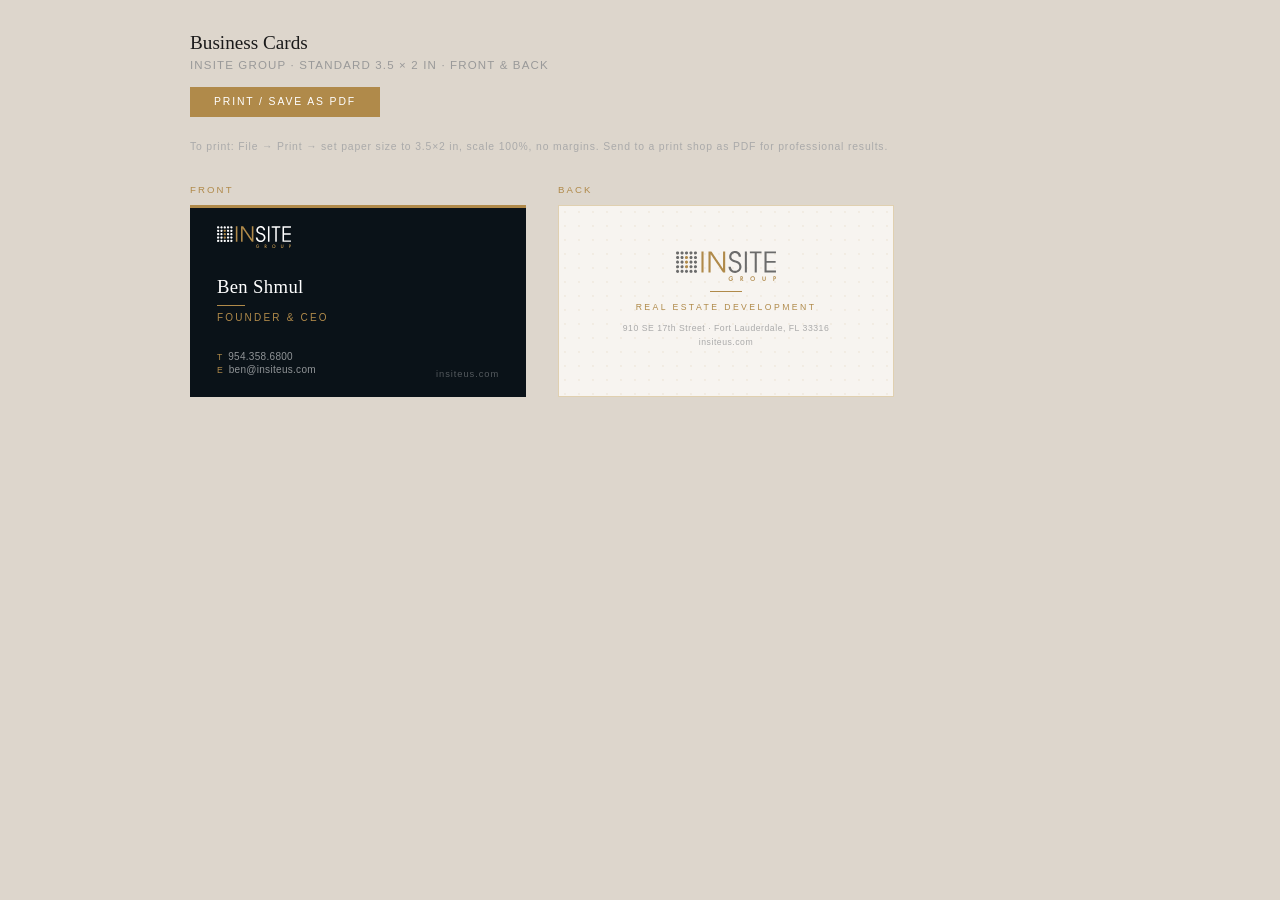
<file: bizcard.html>
<!DOCTYPE html>
<html lang="en">
<head>
  <meta charset="UTF-8" />
  <title>InSite Group Business Card</title>
  <style>
    /* ─── PRINT SETUP ────────────────────────────────────────────── */
    @page {
      size: 3.5in 2in;
      margin: 0;
    }

    * { box-sizing: border-box; margin: 0; padding: 0; }

    /* ─── SCREEN PREVIEW ─────────────────────────────────────────── */
    body {
      font-family: Arial, Helvetica, sans-serif;
      background: #ddd6cc;
      padding: 2rem;
    }

    .screen-only {
      max-width: 900px;
      margin: 0 auto 2rem;
    }
    .screen-only h2 {
      font-family: Georgia, serif;
      font-weight: 400;
      font-size: 1.2rem;
      color: #1a1a1a;
      margin-bottom: 0.3rem;
    }
    .screen-only p {
      font-size: 0.72rem;
      letter-spacing: 0.1em;
      text-transform: uppercase;
      color: #999;
      margin-bottom: 1rem;
    }
    .print-btn {
      display: inline-block;
      font-size: 0.65rem;
      letter-spacing: 0.18em;
      text-transform: uppercase;
      padding: 0.6rem 1.5rem;
      background: #B08A4A;
      color: #fff;
      border: none;
      cursor: pointer;
      font-family: Arial, sans-serif;
      margin-bottom: 2rem;
    }
    .print-btn:hover { background: #9a7a3e; }

    .cards-layout {
      display: flex;
      gap: 2rem;
      flex-wrap: wrap;
      max-width: 900px;
      margin: 0 auto;
    }

    .card-set {
      display: flex;
      flex-direction: column;
      gap: 0.6rem;
    }

    .card-label {
      font-size: 0.6rem;
      letter-spacing: 0.22em;
      text-transform: uppercase;
      color: #B08A4A;
    }

    /* ─── CARD DIMENSIONS ─────────────────────────────────────────── */
    .card {
      width: 3.5in;
      height: 2in;
      position: relative;
      overflow: hidden;
    }

    /* ════════════════════════════════════════
       FRONT — Dark Navy
    ════════════════════════════════════════ */
    .card-front {
      background: #0a1218;
    }

    /* Gold accent bar at top */
    .card-front::before {
      content: '';
      position: absolute;
      top: 0; left: 0; right: 0;
      height: 3px;
      background: #B08A4A;
    }

    .card-front-inner {
      position: absolute;
      inset: 0;
      padding: 0.22in 0.28in;
      display: flex;
      flex-direction: column;
      justify-content: space-between;
    }

    /* Logo area */
    .cf-logo img {
      height: 22px;
      width: auto;
      display: block;
    }

    /* Name + title block */
    .cf-name-block {
      flex: 1;
      display: flex;
      flex-direction: column;
      justify-content: center;
      padding: 0.08in 0;
    }

    .cf-name {
      font-family: Georgia, 'Times New Roman', serif;
      font-size: 14pt;
      color: #ffffff;
      letter-spacing: 0.02em;
      line-height: 1.2;
    }

    .cf-rule {
      width: 28px;
      height: 1.5px;
      background: #B08A4A;
      margin: 6px 0;
    }

    .cf-title {
      font-size: 7.5pt;
      letter-spacing: 0.22em;
      text-transform: uppercase;
      color: #B08A4A;
    }

    /* Contact row */
    .cf-contact {
      display: flex;
      flex-direction: column;
      gap: 2px;
    }

    .cf-contact-line {
      font-size: 7.5pt;
      color: rgba(255,255,255,0.55);
      letter-spacing: 0.03em;
    }

    .cf-contact-line span {
      color: #B08A4A;
      margin-right: 5px;
      font-size: 6.5pt;
      letter-spacing: 0.12em;
      text-transform: uppercase;
    }

    /* Website bottom right */
    .cf-web {
      position: absolute;
      bottom: 0.18in;
      right: 0.28in;
      font-size: 7pt;
      letter-spacing: 0.1em;
      color: rgba(255,255,255,0.3);
      text-transform: lowercase;
    }

    /* ════════════════════════════════════════
       BACK — Clean Cream
    ════════════════════════════════════════ */
    .card-back {
      background: #f7f4f0;
    }

    /* Thin gold border */
    .card-back::before {
      content: '';
      position: absolute;
      inset: 0;
      border: 1.5px solid #e0d0b0;
      pointer-events: none;
    }

    /* Subtle dot grid (decorative) */
    .card-back-dots {
      position: absolute;
      inset: 0;
      background-image: radial-gradient(circle, rgba(176,138,74,0.08) 1px, transparent 1px);
      background-size: 14px 14px;
    }

    .card-back-inner {
      position: absolute;
      inset: 0;
      display: flex;
      flex-direction: column;
      align-items: center;
      justify-content: center;
      gap: 10px;
    }

    .cb-logo img {
      height: 30px;
      width: auto;
      display: block;
    }

    .cb-rule {
      width: 32px;
      height: 1px;
      background: #B08A4A;
    }

    .cb-tagline {
      font-size: 6.5pt;
      letter-spacing: 0.28em;
      text-transform: uppercase;
      color: #B08A4A;
    }

    .cb-address {
      font-size: 6.5pt;
      color: #aaa;
      letter-spacing: 0.06em;
      text-align: center;
      line-height: 1.6;
    }

    /* ─── PRINT OVERRIDES ─────────────────────────────────────────── */
    @media print {
      body {
        background: none;
        padding: 0;
      }
      .screen-only { display: none; }

      /* Print one card per page at exact size */
      .card {
        page-break-after: always;
        width: 100vw;
        height: 100vh;
      }

      /* Hide all but the cards */
      .cards-layout { display: block; margin: 0; }
      .card-set { display: block; }
      .card-label { display: none; }
    }
  </style>
</head>
<body>

<!-- SCREEN INSTRUCTIONS -->
<div class="screen-only">
  <h2>Business Cards</h2>
  <p>InSite Group &middot; Standard 3.5 &times; 2 in &middot; Front &amp; Back</p>
  <button class="print-btn" onclick="window.print()">Print / Save as PDF</button>
  <p style="color:#aaa;font-size:0.65rem;letter-spacing:0.08em;text-transform:none;margin-top:-0.5rem;">
    To print: File &rarr; Print &rarr; set paper size to 3.5&times;2 in, scale 100%, no margins. Send to a print shop as PDF for professional results.
  </p>
</div>

<!-- CARDS LAYOUT (SCREEN PREVIEW) -->
<div class="cards-layout">

  <!-- FRONT -->
  <div class="card-set">
    <div class="card-label">Front</div>
    <div class="card card-front">
      <div class="card-front-inner">

        <!-- Logo (white version) -->
        <div class="cf-logo">
          <img src="images/insite-logo-white.svg" alt="InSite Group" />
        </div>

        <!-- Name & Title -->
        <div class="cf-name-block">
          <div class="cf-name">Ben Shmul</div>
          <div class="cf-rule"></div>
          <div class="cf-title">Founder &amp; CEO</div>
        </div>

        <!-- Contact details -->
        <div class="cf-contact">
          <div class="cf-contact-line"><span>T</span>954.358.6800</div>
          <div class="cf-contact-line"><span>E</span>ben@insiteus.com</div>
        </div>

        <!-- Website -->
        <div class="cf-web">insiteus.com</div>

      </div>
    </div>
  </div>

  <!-- BACK -->
  <div class="card-set">
    <div class="card-label">Back</div>
    <div class="card card-back">
      <div class="card-back-dots"></div>
      <div class="card-back-inner">
        <div class="cb-logo">
          <img src="images/insite-logo.svg" alt="InSite Group" />
        </div>
        <div class="cb-rule"></div>
        <div class="cb-tagline">Real Estate Development</div>
        <div class="cb-address">
          910 SE 17th Street &middot; Fort Lauderdale, FL 33316<br>
          insiteus.com
        </div>
      </div>
    </div>
  </div>

</div>

</body>
</html>
</file>
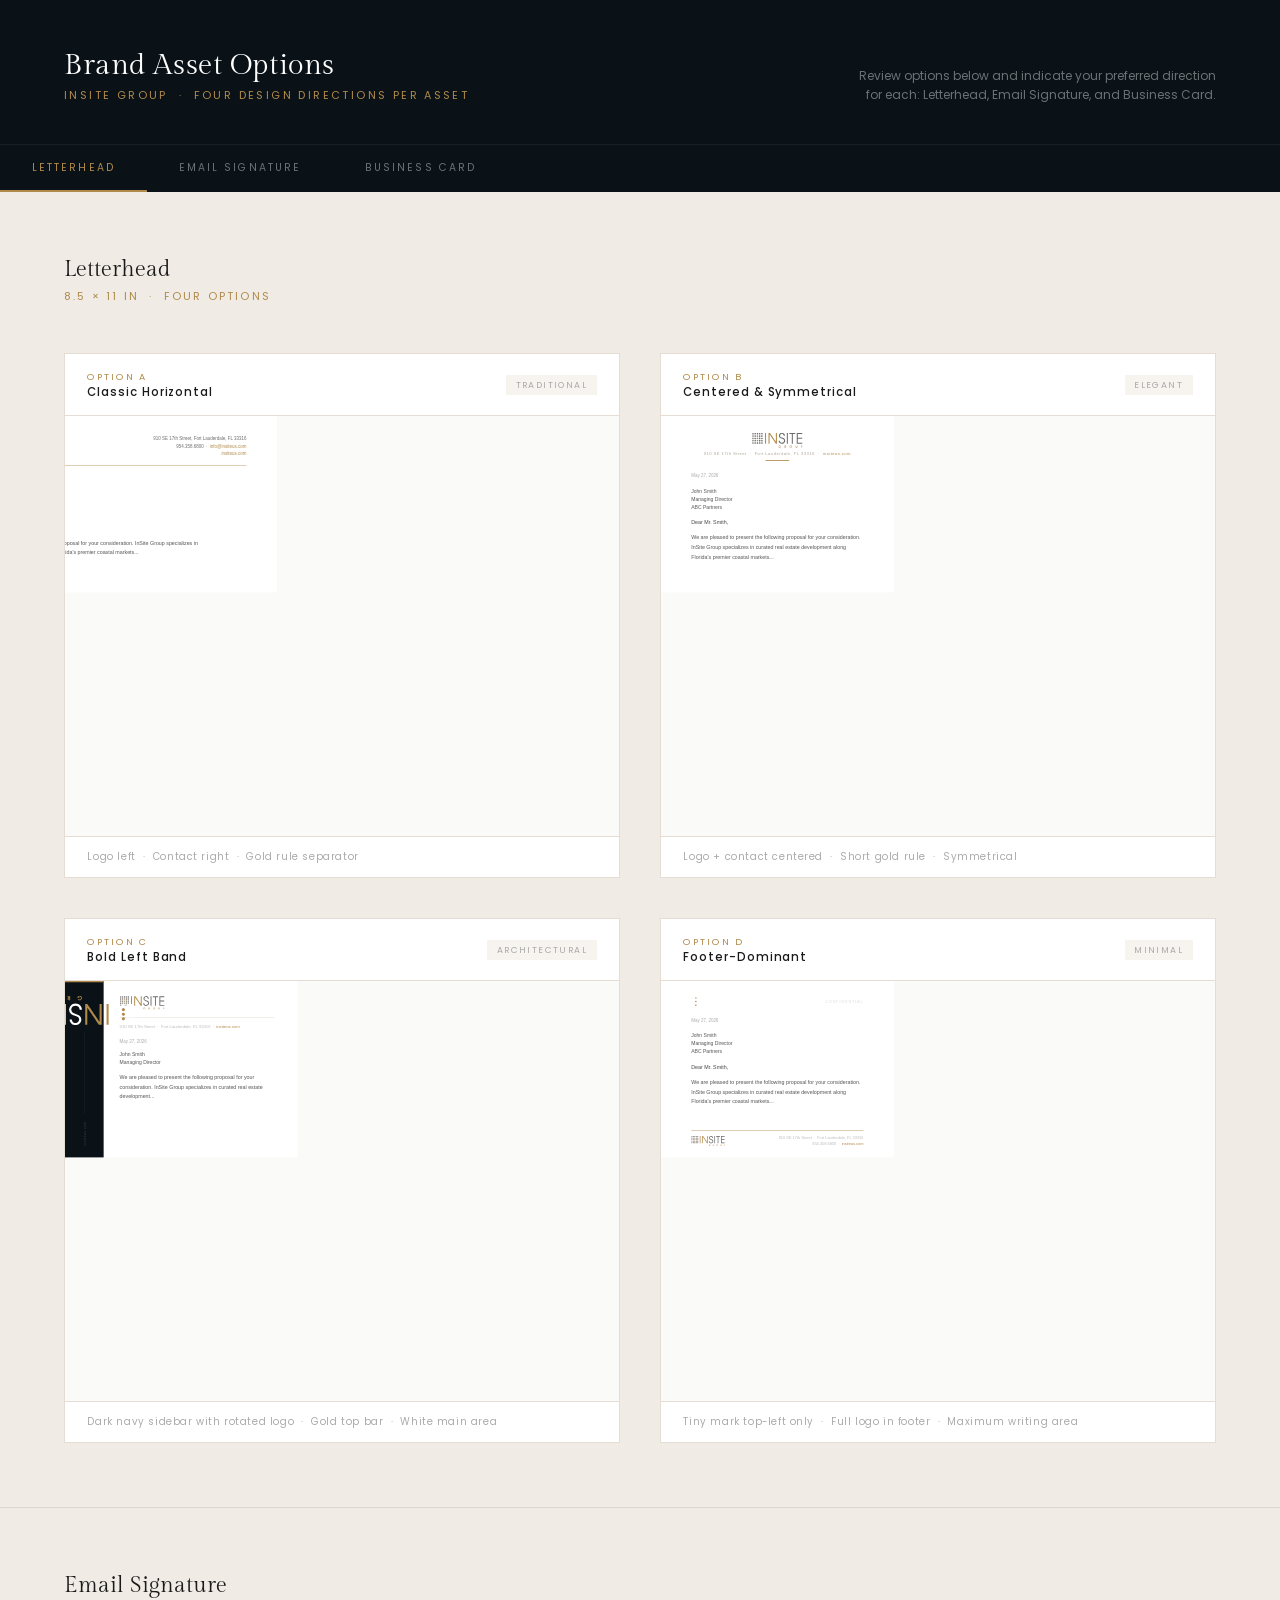
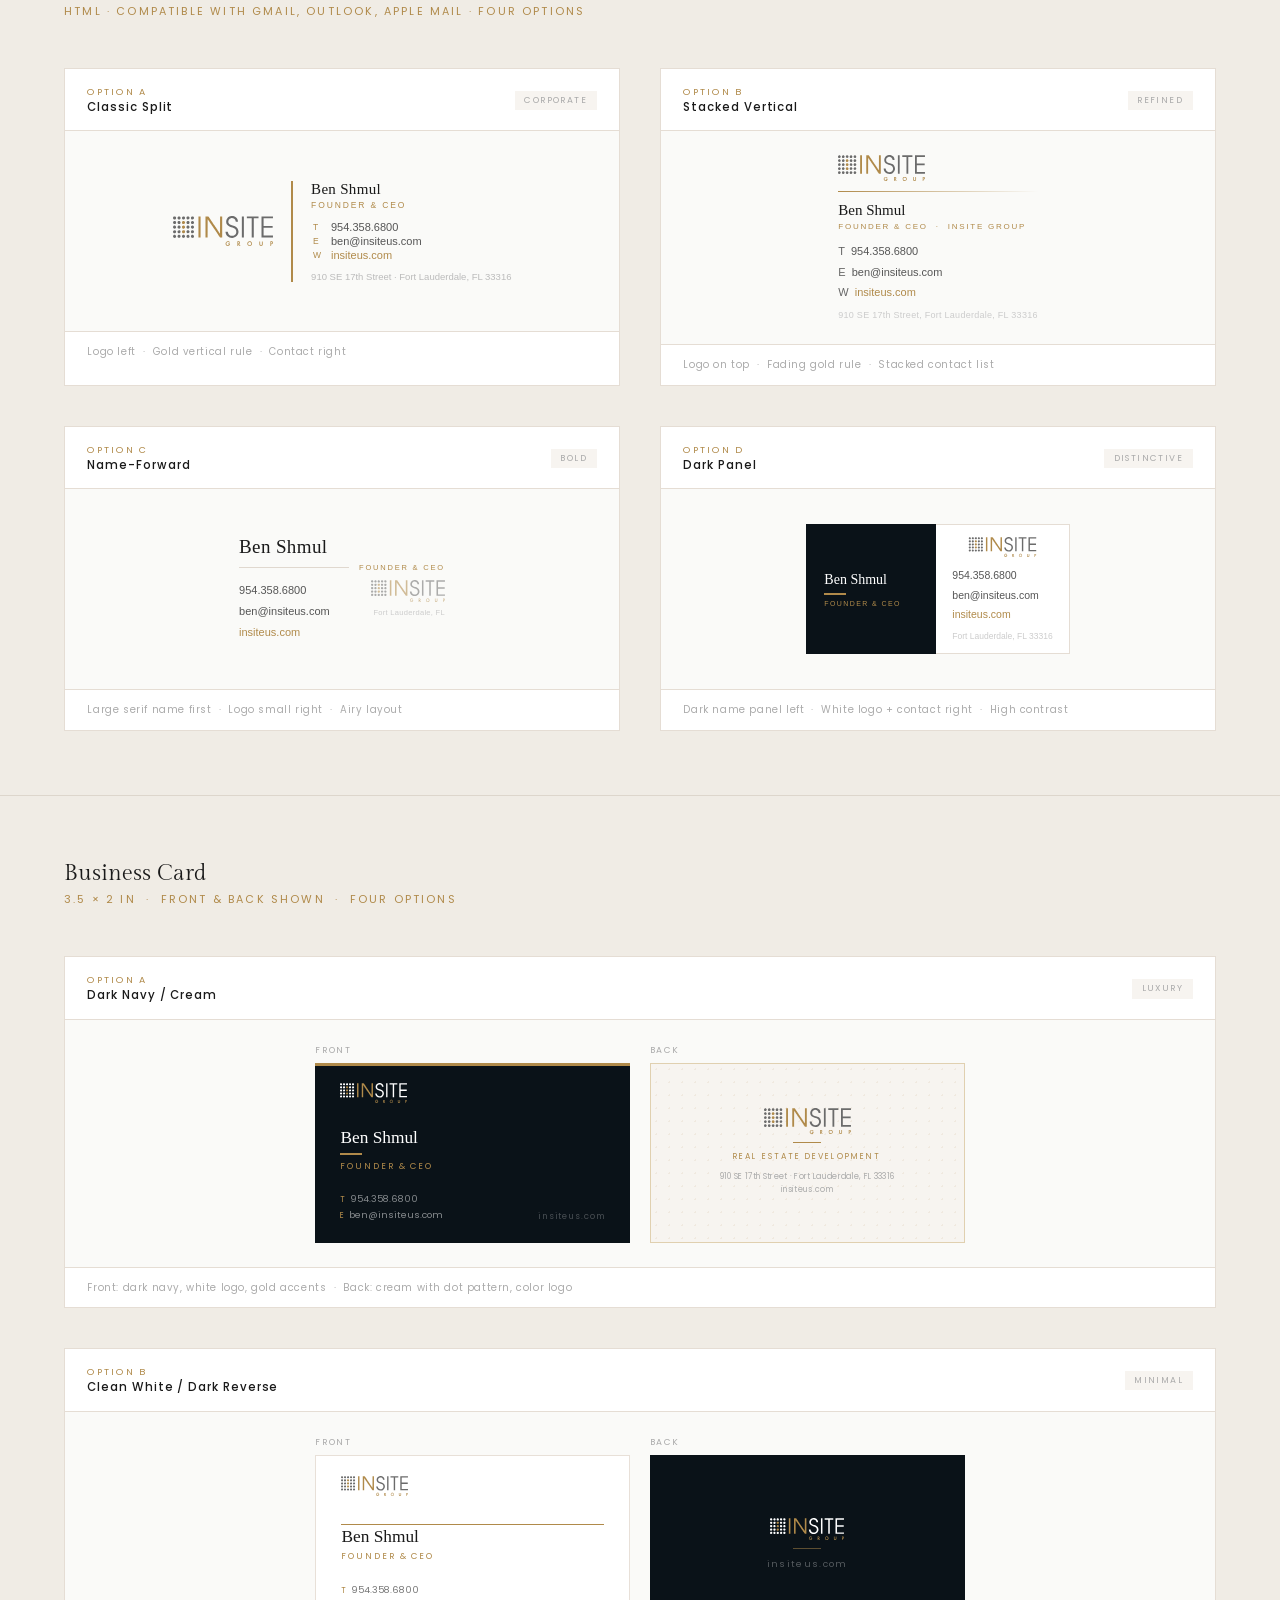
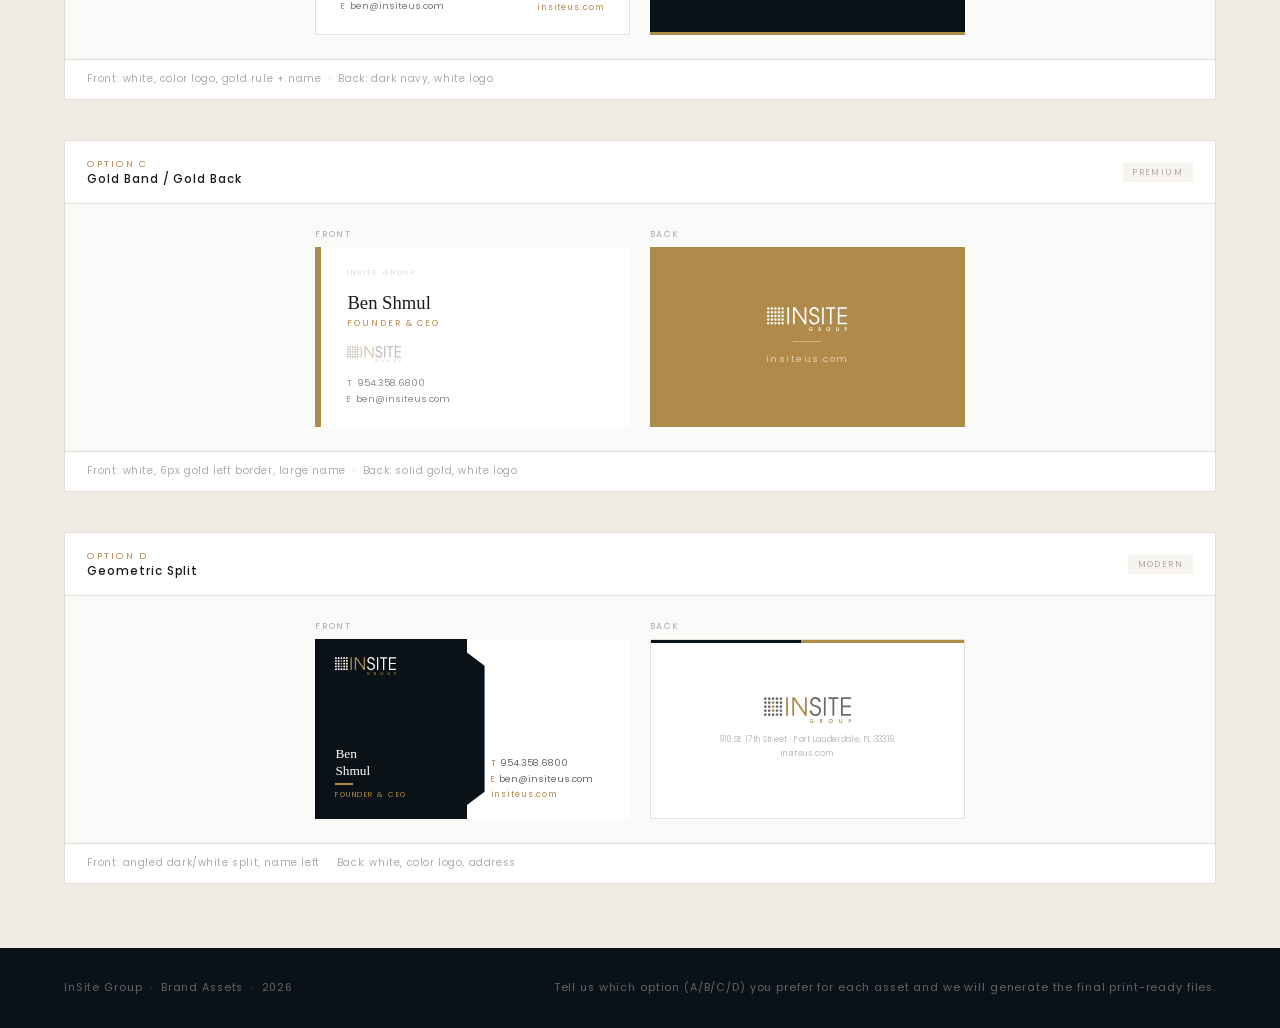
<file: brand-options.html>
<!DOCTYPE html>
<html lang="en">
<head>
  <meta charset="UTF-8" />
  <meta name="viewport" content="width=device-width, initial-scale=1.0" />
  <title>InSite Group — Brand Asset Options</title>
  <link href="https://fonts.googleapis.com/css2?family=Gilda+Display&family=Poppins:wght@300;400;500&display=swap" rel="stylesheet">
  <style>
    *, *::before, *::after { box-sizing: border-box; margin: 0; padding: 0; }
    html { scroll-behavior: smooth; }
    body { font-family: 'Poppins', Arial, sans-serif; background: #f0ece5; color: #1a1a1a; }

    /* ─── PAGE HEADER ──────────────────────────────────────────── */
    .page-header {
      background: #0a1218;
      padding: 3rem 4rem 2.5rem;
      display: flex; align-items: flex-end; justify-content: space-between;
    }
    .page-header h1 {
      font-family: 'Gilda Display', Georgia, serif;
      font-size: 1.8rem; font-weight: 400; color: #fff; letter-spacing: 0.02em;
    }
    .page-header p {
      font-size: 0.68rem; letter-spacing: 0.22em; text-transform: uppercase;
      color: #B08A4A; margin-top: 0.4rem;
    }
    .page-header-note {
      font-size: 0.75rem; color: rgba(255,255,255,0.4); text-align: right; line-height: 1.6;
    }

    /* ─── NAV TABS ─────────────────────────────────────────────── */
    .section-nav {
      background: #0a1218;
      display: flex; gap: 0;
      border-top: 1px solid rgba(255,255,255,0.06);
    }
    .section-nav a {
      font-size: 0.65rem; letter-spacing: 0.2em; text-transform: uppercase;
      color: rgba(255,255,255,0.4); text-decoration: none;
      padding: 0.9rem 2rem; border-bottom: 2px solid transparent;
      transition: color 0.2s, border-color 0.2s;
    }
    .section-nav a:hover, .section-nav a.active {
      color: #B08A4A; border-bottom-color: #B08A4A;
    }

    /* ─── SECTION ──────────────────────────────────────────────── */
    .section { padding: 4rem; }
    .section-title {
      font-family: 'Gilda Display', Georgia, serif;
      font-size: 1.4rem; font-weight: 400; margin-bottom: 0.4rem;
    }
    .section-sub {
      font-size: 0.68rem; letter-spacing: 0.2em; text-transform: uppercase;
      color: #B08A4A; margin-bottom: 3rem;
    }
    .section-divider {
      border: none; border-top: 1px solid #ddd6cc; margin: 4rem 0 3rem;
    }

    /* ─── OPTIONS GRID ─────────────────────────────────────────── */
    .options-grid {
      display: grid;
      grid-template-columns: repeat(auto-fill, minmax(380px, 1fr));
      gap: 2.5rem;
    }
    .option-card {
      background: #fff;
      border: 1px solid #e5ddd4;
    }
    .option-header {
      padding: 1rem 1.4rem 0.9rem;
      border-bottom: 1px solid #e5ddd4;
      display: flex; align-items: center; justify-content: space-between;
    }
    .option-number {
      font-size: 0.58rem; letter-spacing: 0.24em; text-transform: uppercase;
      color: #B08A4A;
    }
    .option-name {
      font-size: 0.72rem; letter-spacing: 0.08em; color: #1a1a1a;
      font-weight: 500;
    }
    .option-tag {
      font-size: 0.55rem; letter-spacing: 0.16em; text-transform: uppercase;
      color: #aaa; background: #f7f4f0; padding: 0.2rem 0.6rem;
    }
    .option-preview {
      padding: 1.5rem;
      background: #fafaf8;
      min-height: 200px;
      display: flex; align-items: center; justify-content: center;
    }
    .option-footer {
      padding: 0.8rem 1.4rem;
      border-top: 1px solid #e5ddd4;
      font-size: 0.62rem; color: #aaa; letter-spacing: 0.06em;
    }

    /* ══════════════════════════════════════════════════════
       LETTERHEAD PREVIEWS  (scaled at ~38%)
    ══════════════════════════════════════════════════════ */
    .lh-wrap {
      transform: scale(0.38);
      transform-origin: top center;
      width: 816px;   /* 8.5in at 96dpi */
      height: 550px;  /* truncated preview */
      background: #fff;
      box-shadow: 0 4px 24px rgba(0,0,0,0.12);
      position: relative;
      overflow: hidden;
    }
    .lh-preview-container {
      width: 310px; height: 210px; overflow: hidden; position: relative;
    }

    /* LH-A: Classic Horizontal */
    .lhA { font-family: Arial, sans-serif; }
    .lhA-header { padding: 38px 72px 0; display: flex; align-items: flex-start; justify-content: space-between; }
    .lhA-logo img { height: 38px; }
    .lhA-contact { text-align: right; font-size: 8pt; color: #6b6b6b; line-height: 1.7; }
    .lhA-contact a { color: #B08A4A; text-decoration: none; }
    .lhA-rule { margin: 18px 72px 0; border: none; border-top: 1.5px solid #B08A4A; }
    .lhA-body { padding: 32px 72px; font-size: 10pt; color: #333; line-height: 1.75; }
    .lhA-date { font-size: 8.5pt; color: #999; margin-bottom: 20px; }

    /* LH-B: Centered / Symmetrical */
    .lhB { font-family: Arial, sans-serif; text-align: center; }
    .lhB-header { padding: 38px 72px 0; display: flex; flex-direction: column; align-items: center; gap: 12px; }
    .lhB-logo img { height: 36px; }
    .lhB-contact { font-size: 7.5pt; color: #aaa; letter-spacing: 0.06em; line-height: 1.6; }
    .lhB-contact a { color: #B08A4A; text-decoration: none; }
    .lhB-rule { width: 60px; height: 2px; background: #B08A4A; margin: 4px auto 0; }
    .lhB-body { padding: 30px 72px; text-align: left; font-size: 10pt; color: #333; line-height: 1.75; }
    .lhB-date { font-size: 8.5pt; color: #999; margin-bottom: 20px; }

    /* LH-C: Bold Left Band */
    .lhC { font-family: Arial, sans-serif; display: flex; min-height: 550px; }
    .lhC-sidebar {
      width: 100px; background: #0a1218; flex-shrink: 0;
      display: flex; flex-direction: column; align-items: center;
      padding: 32px 0 28px;
    }
    .lhC-sidebar-top { width: 100%; height: 3px; background: #B08A4A; margin-bottom: 28px; }
    .lhC-sidebar-logo {
      writing-mode: vertical-rl; text-orientation: mixed;
      transform: rotate(180deg);
    }
    .lhC-sidebar-logo img { width: 22px; height: auto; }
    .lhC-sidebar-line { flex: 1; width: 1px; background: rgba(176,138,74,0.2); margin: 20px 0; }
    .lhC-sidebar-web {
      writing-mode: vertical-rl; text-orientation: mixed; transform: rotate(180deg);
      font-size: 6.5pt; letter-spacing: 0.14em; color: rgba(255,255,255,0.25);
    }
    .lhC-main { flex: 1; padding: 38px 52px 38px 42px; }
    .lhC-logo img { height: 34px; margin-bottom: 18px; }
    .lhC-rule { border: none; border-top: 1px solid #e0d8cf; margin-bottom: 22px; }
    .lhC-contact { font-size: 7.5pt; color: #aaa; line-height: 1.8; margin-bottom: 24px; }
    .lhC-contact a { color: #B08A4A; text-decoration: none; }
    .lhC-date { font-size: 8.5pt; color: #999; margin-bottom: 16px; }
    .lhC-body { font-size: 10pt; color: #333; line-height: 1.75; }

    /* LH-D: Minimal Footer Brand */
    .lhD { font-family: Arial, sans-serif; }
    .lhD-header { padding: 38px 72px 0; display: flex; align-items: center; justify-content: space-between; }
    .lhD-logomark { width: 28px; height: 28px; }
    .lhD-ref { font-size: 7pt; letter-spacing: 0.18em; text-transform: uppercase; color: #ccc; }
    .lhD-body { padding: 28px 72px; font-size: 10pt; color: #333; line-height: 1.75; }
    .lhD-date { font-size: 8.5pt; color: #999; margin-bottom: 20px; }
    .lhD-footer { position: absolute; bottom: 0; left: 0; right: 0; padding: 0 72px 28px; }
    .lhD-footer-rule { border: none; border-top: 1.5px solid #B08A4A; margin-bottom: 12px; }
    .lhD-footer-inner { display: flex; justify-content: space-between; align-items: center; }
    .lhD-footer img { height: 26px; }
    .lhD-footer-contact { text-align: right; font-size: 7pt; color: #bbb; line-height: 1.6; }
    .lhD-footer-contact a { color: #B08A4A; text-decoration: none; }

    /* ══════════════════════════════════════════════════════
       EMAIL SIGNATURE PREVIEWS
    ══════════════════════════════════════════════════════ */
    .sig-outer {
      width: 100%;
      font-family: Arial, Helvetica, sans-serif;
    }

    /* SIG-A: Classic Split (current) */
    .sigA table { width: 100%; }

    /* SIG-B: Stacked Vertical */
    .sigB { max-width: 340px; }
    .sigB-logo img { height: 28px; display: block; margin-bottom: 10px; }
    .sigB-rule { width: 100%; height: 1px; background: linear-gradient(to right, #B08A4A, transparent); margin-bottom: 10px; }
    .sigB-name { font-family: Georgia, serif; font-size: 15px; color: #1a1a1a; }
    .sigB-title { font-size: 8.5px; letter-spacing: 0.2em; text-transform: uppercase; color: #B08A4A; margin: 3px 0 10px; }
    .sigB-contacts { font-size: 11px; color: #666; line-height: 1.8; }
    .sigB-contacts a { color: #B08A4A; text-decoration: none; }
    .sigB-addr { font-size: 9.5px; color: #bbb; margin-top: 8px; letter-spacing: 0.02em; }

    /* SIG-C: Bold Name First */
    .sigC { max-width: 400px; font-family: Arial, Helvetica, sans-serif; }
    .sigC-name { font-family: Georgia, serif; font-size: 18px; color: #1a1a1a; letter-spacing: 0.02em; }
    .sigC-divider { display: flex; align-items: center; gap: 10px; margin: 6px 0 8px; }
    .sigC-divider-line { flex: 1; height: 1px; background: #e0d8cf; max-width: 120px; }
    .sigC-title { font-size: 8px; letter-spacing: 0.24em; text-transform: uppercase; color: #B08A4A; white-space: nowrap; }
    .sigC-body { display: flex; gap: 24px; align-items: flex-start; }
    .sigC-contact { font-size: 11px; color: #555; line-height: 1.85; }
    .sigC-contact a { color: #555; text-decoration: none; }
    .sigC-logo-wrap { display: flex; flex-direction: column; align-items: flex-end; padding-top: 2px; }
    .sigC-logo-wrap img { height: 24px; display: block; opacity: 0.7; }
    .sigC-web { font-size: 9px; color: #B08A4A; letter-spacing: 0.08em; margin-top: 6px; text-decoration: none; }

    /* SIG-D: Dark Panel */
    .sigD { max-width: 480px; display: flex; font-family: Arial, Helvetica, sans-serif; }
    .sigD-panel {
      background: #0a1218; padding: 16px 20px;
      display: flex; flex-direction: column; justify-content: center; min-width: 145px;
    }
    .sigD-panel-name { font-family: Georgia, serif; font-size: 14px; color: #fff; }
    .sigD-panel-rule { width: 24px; height: 1.5px; background: #B08A4A; margin: 5px 0; }
    .sigD-panel-title { font-size: 7.5px; letter-spacing: 0.2em; text-transform: uppercase; color: #B08A4A; }
    .sigD-right { padding: 14px 18px; border: 1px solid #e5ddd4; border-left: none; display: flex; flex-direction: column; justify-content: center; flex: 1; background: #fff; }
    .sigD-logo img { height: 22px; display: block; margin-bottom: 10px; }
    .sigD-contact { font-size: 10.5px; color: #666; line-height: 1.8; }
    .sigD-contact a { color: #B08A4A; text-decoration: none; }
    .sigD-addr { font-size: 9px; color: #bbb; margin-top: 6px; }

    /* ══════════════════════════════════════════════════════
       BUSINESS CARD PREVIEWS  (3.5 : 2 = 315px : 180px)
    ══════════════════════════════════════════════════════ */
    .card-duo { display: flex; gap: 1rem; }
    .card-face { width: 315px; height: 180px; position: relative; overflow: hidden; flex-shrink: 0; }
    .card-face-label { font-size: 0.55rem; letter-spacing: 0.18em; text-transform: uppercase; color: #aaa; margin-bottom: 0.4rem; }

    /* BC-A: Dark Navy Front */
    .bcA-front { background: #0a1218; }
    .bcA-front::before { content:''; position:absolute; top:0;left:0;right:0;height:3px; background:#B08A4A; }
    .bcA-inner { position:absolute; inset:0; padding:20px 25px; display:flex; flex-direction:column; justify-content:space-between; }
    .bcA-logo img { height:20px; }
    .bcA-name { font-family:Georgia,serif; font-size:13pt; color:#fff; }
    .bcA-rule { width:22px; height:1.5px; background:#B08A4A; margin:5px 0; }
    .bcA-title { font-size:6.5pt; letter-spacing:0.22em; text-transform:uppercase; color:#B08A4A; }
    .bcA-contacts { font-size:7pt; color:rgba(255,255,255,0.5); line-height:1.7; }
    .bcA-contacts span { color:#B08A4A; margin-right:4px; font-size:6pt; letter-spacing:0.1em; text-transform:uppercase; }
    .bcA-web { position:absolute; bottom:20px; right:25px; font-size:6.5pt; color:rgba(255,255,255,0.25); letter-spacing:0.1em; }
    /* BC-A: Cream Back */
    .bcA-back { background:#f7f4f0; }
    .bcA-back::before { content:''; position:absolute; inset:0; border:1.5px solid #e0d0b0; pointer-events:none; }
    .bcA-back-dots { position:absolute; inset:0; background-image:radial-gradient(circle,rgba(176,138,74,0.1) 1px,transparent 1px); background-size:13px 13px; }
    .bcA-back-inner { position:absolute; inset:0; display:flex; flex-direction:column; align-items:center; justify-content:center; gap:8px; }
    .bcA-back-inner img { height:26px; }
    .bcA-back-rule { width:28px; height:1px; background:#B08A4A; }
    .bcA-back-text { font-size:6pt; letter-spacing:0.26em; text-transform:uppercase; color:#B08A4A; }
    .bcA-back-addr { font-size:6pt; color:#aaa; text-align:center; letter-spacing:0.04em; line-height:1.6; }

    /* BC-B: Clean White Front */
    .bcB-front { background:#fff; border:1px solid #e8e0d8; }
    .bcB-inner { position:absolute; inset:0; padding:20px 25px; display:flex; flex-direction:column; justify-content:space-between; }
    .bcB-logo img { height:20px; }
    .bcB-rule { width:100%; height:1.5px; background:#B08A4A; margin:2px 0; }
    .bcB-name { font-family:Georgia,serif; font-size:13pt; color:#1a1a1a; }
    .bcB-title { font-size:6.5pt; letter-spacing:0.22em; text-transform:uppercase; color:#B08A4A; margin-top:3px; }
    .bcB-contacts { font-size:7pt; color:#777; line-height:1.7; }
    .bcB-contacts span { color:#B08A4A; margin-right:4px; font-size:6pt; letter-spacing:0.1em; text-transform:uppercase; }
    .bcB-web { position:absolute; bottom:20px; right:25px; font-size:6.5pt; color:#B08A4A; letter-spacing:0.1em; }
    /* BC-B: Dark Back */
    .bcB-back { background:#0a1218; }
    .bcB-back::before { content:''; position:absolute; bottom:0;left:0;right:0;height:3px; background:#B08A4A; }
    .bcB-back-inner { position:absolute; inset:0; display:flex; flex-direction:column; align-items:center; justify-content:center; gap:8px; }
    .bcB-back-inner img { height:22px; }
    .bcB-back-rule { width:28px; height:1px; background:rgba(176,138,74,0.5); }
    .bcB-back-web { font-size:7pt; letter-spacing:0.14em; color:rgba(255,255,255,0.3); }

    /* BC-C: Gold Left Band Front */
    .bcC-front { background:#fff; }
    .bcC-front::before { content:''; position:absolute; top:0;left:0;bottom:0;width:6px; background:#B08A4A; }
    .bcC-inner { position:absolute; inset:0; padding:20px 25px 20px 32px; display:flex; flex-direction:column; justify-content:space-between; }
    .bcC-tag { font-size:5.5pt; letter-spacing:0.3em; text-transform:uppercase; color:#ddd; }
    .bcC-name-block { }
    .bcC-name { font-family:Georgia,serif; font-size:14pt; color:#1a1a1a; }
    .bcC-title { font-size:6.5pt; letter-spacing:0.22em; text-transform:uppercase; color:#B08A4A; margin-top:3px; }
    .bcC-logo img { height:16px; opacity:0.5; }
    .bcC-contacts { font-size:7pt; color:#888; line-height:1.7; }
    .bcC-contacts span { color:#B08A4A; margin-right:4px; font-size:6pt; letter-spacing:0.1em; text-transform:uppercase; }
    /* BC-C: Gold Back */
    .bcC-back { background:#B08A4A; }
    .bcC-back-inner { position:absolute; inset:0; display:flex; flex-direction:column; align-items:center; justify-content:center; gap:10px; }
    .bcC-back-inner img { height:24px; filter:brightness(0) invert(1); }
    .bcC-back-rule { width:28px; height:1px; background:rgba(255,255,255,0.35); }
    .bcC-back-web { font-size:7pt; letter-spacing:0.16em; color:rgba(255,255,255,0.6); text-transform:lowercase; }

    /* BC-D: Split Halves Front */
    .bcD-front { background:#fff; overflow:hidden; }
    .bcD-left { position:absolute; top:0;left:0;bottom:0;width:48%; background:#0a1218; }
    .bcD-left::after { content:''; position:absolute; top:0;right:-18px;bottom:0;width:36px; background:#0a1218; clip-path:polygon(0 0,100% 15%,100% 85%,0 100%); }
    .bcD-left-inner { position:absolute; inset:0; padding:18px 20px; display:flex; flex-direction:column; justify-content:space-between; }
    .bcD-left-logo img { height:18px; }
    .bcD-left-name { font-family:Georgia,serif; font-size:10pt; color:#fff; line-height:1.3; }
    .bcD-left-rule { width:18px; height:1.5px; background:#B08A4A; margin:4px 0; }
    .bcD-left-title { font-size:5.5pt; letter-spacing:0.2em; text-transform:uppercase; color:#B08A4A; }
    .bcD-right { position:absolute; top:0;right:0;bottom:0;left:48%; padding:18px 20px 18px 24px; display:flex; flex-direction:column; justify-content:space-between; }
    .bcD-right-contacts { font-size:7pt; color:#666; line-height:1.75; margin-top:auto; }
    .bcD-right-contacts span { color:#B08A4A; font-size:6pt; letter-spacing:0.1em; text-transform:uppercase; margin-right:4px; }
    .bcD-right-web { font-size:6.5pt; color:#B08A4A; letter-spacing:0.1em; }
    /* BC-D: Minimal Back */
    .bcD-back { background:#fff; border:1px solid #e8e0d8; }
    .bcD-back::before { content:''; position:absolute; top:0;left:0;right:0;height:3px; background:linear-gradient(to right,#0a1218 48%,#B08A4A 48%); }
    .bcD-back-inner { position:absolute; inset:0; display:flex; flex-direction:column; align-items:center; justify-content:center; gap:10px; }
    .bcD-back-inner img { height:26px; }
    .bcD-back-addr { font-size:6pt; color:#bbb; text-align:center; line-height:1.7; letter-spacing:0.04em; }

  </style>
</head>
<body>

<!-- PAGE HEADER -->
<div class="page-header">
  <div>
    <h1>Brand Asset Options</h1>
    <p>InSite Group &nbsp;&middot;&nbsp; Four design directions per asset</p>
  </div>
  <div class="page-header-note">
    Review options below and indicate your preferred direction<br>
    for each: Letterhead, Email Signature, and Business Card.
  </div>
</div>

<!-- NAV TABS -->
<div class="section-nav">
  <a href="#letterhead" class="active">Letterhead</a>
  <a href="#email-signature">Email Signature</a>
  <a href="#business-card">Business Card</a>
</div>


<!-- ════════════════════════════════════════════════════════
     1. LETTERHEAD
════════════════════════════════════════════════════════ -->
<div class="section" id="letterhead">
  <div class="section-title">Letterhead</div>
  <div class="section-sub">8.5 &times; 11 in &nbsp;&middot;&nbsp; Four options</div>

  <div class="options-grid">

    <!-- OPTION A -->
    <div class="option-card">
      <div class="option-header">
        <div>
          <div class="option-number">Option A</div>
          <div class="option-name">Classic Horizontal</div>
        </div>
        <div class="option-tag">Traditional</div>
      </div>
      <div class="option-preview" style="align-items:flex-start;padding:0;overflow:hidden;">
        <!-- Scaled preview -->
        <div style="transform:scale(0.42);transform-origin:top left;width:816px;min-height:420px;background:#fff;font-family:Arial,sans-serif;padding:0;flex-shrink:0;">
          <div style="padding:44px 72px 0;display:flex;align-items:flex-start;justify-content:space-between;">
            <img src="images/insite-logo.svg" style="height:38px;width:auto;" alt="InSite Group"/>
            <div style="text-align:right;font-size:8pt;color:#6b6b6b;line-height:1.75;">
              910 SE 17th Street, Fort Lauderdale, FL 33316<br>
              954.358.6800 &nbsp;&middot;&nbsp; <span style="color:#B08A4A;">info@insiteus.com</span><br>
              <span style="color:#B08A4A;">insiteus.com</span>
            </div>
          </div>
          <div style="margin:18px 72px 0;border-top:1.5px solid #B08A4A;"></div>
          <div style="padding:26px 72px;font-size:9.5pt;color:#444;line-height:1.75;">
            <div style="font-size:8pt;color:#aaa;margin-bottom:18px;">May 27, 2026</div>
            <div style="margin-bottom:16px;font-size:9pt;color:#555;line-height:1.6;">John Smith<br>Managing Director<br>ABC Partners</div>
            <div style="margin-bottom:14px;font-size:9.5pt;color:#444;">Dear Mr. Smith,</div>
            <div style="font-size:9.5pt;color:#555;line-height:1.8;max-width:600px;">We are pleased to present the following proposal for your consideration. InSite Group specializes in curated real estate development along Florida's premier coastal markets...</div>
          </div>
        </div>
      </div>
      <div class="option-footer">Logo left &nbsp;&middot;&nbsp; Contact right &nbsp;&middot;&nbsp; Gold rule separator</div>
    </div>

    <!-- OPTION B -->
    <div class="option-card">
      <div class="option-header">
        <div>
          <div class="option-number">Option B</div>
          <div class="option-name">Centered &amp; Symmetrical</div>
        </div>
        <div class="option-tag">Elegant</div>
      </div>
      <div class="option-preview" style="align-items:flex-start;padding:0;overflow:hidden;">
        <div style="transform:scale(0.42);transform-origin:top left;width:816px;min-height:420px;background:#fff;font-family:Arial,sans-serif;">
          <div style="padding:40px 72px 0;display:flex;flex-direction:column;align-items:center;gap:8px;">
            <img src="images/insite-logo.svg" style="height:36px;width:auto;" alt="InSite Group"/>
            <div style="font-size:7.5pt;color:#b0a898;letter-spacing:0.1em;text-align:center;">
              910 SE 17th Street &nbsp;&middot;&nbsp; Fort Lauderdale, FL 33316 &nbsp;&middot;&nbsp; <span style="color:#B08A4A;">insiteus.com</span>
            </div>
            <div style="width:56px;height:2px;background:#B08A4A;margin-top:2px;"></div>
          </div>
          <div style="padding:26px 72px;font-size:9.5pt;color:#444;line-height:1.75;">
            <div style="font-size:8pt;color:#aaa;margin-bottom:18px;">May 27, 2026</div>
            <div style="margin-bottom:16px;font-size:9pt;color:#555;line-height:1.6;">John Smith<br>Managing Director<br>ABC Partners</div>
            <div style="margin-bottom:14px;font-size:9.5pt;color:#444;">Dear Mr. Smith,</div>
            <div style="font-size:9.5pt;color:#555;line-height:1.8;max-width:600px;">We are pleased to present the following proposal for your consideration. InSite Group specializes in curated real estate development along Florida's premier coastal markets...</div>
          </div>
        </div>
      </div>
      <div class="option-footer">Logo + contact centered &nbsp;&middot;&nbsp; Short gold rule &nbsp;&middot;&nbsp; Symmetrical</div>
    </div>

    <!-- OPTION C -->
    <div class="option-card">
      <div class="option-header">
        <div>
          <div class="option-number">Option C</div>
          <div class="option-name">Bold Left Band</div>
        </div>
        <div class="option-tag">Architectural</div>
      </div>
      <div class="option-preview" style="align-items:flex-start;padding:0;overflow:hidden;">
        <div style="transform:scale(0.42);transform-origin:top left;width:816px;min-height:420px;background:#fff;font-family:Arial,sans-serif;display:flex;">
          <!-- Sidebar -->
          <div style="width:92px;background:#0a1218;flex-shrink:0;display:flex;flex-direction:column;align-items:center;padding:0 0 28px;">
            <div style="width:100%;height:3px;background:#B08A4A;margin-bottom:32px;"></div>
            <div style="writing-mode:vertical-rl;transform:rotate(180deg);">
              <img src="images/insite-logo-white.svg" style="height:70px;width:auto;" alt="InSite Group"/>
            </div>
            <div style="flex:1;width:1px;background:rgba(176,138,74,0.18);margin:18px 0;"></div>
            <div style="writing-mode:vertical-rl;transform:rotate(180deg);font-size:6pt;letter-spacing:0.14em;color:rgba(255,255,255,0.2);">insiteus.com</div>
          </div>
          <!-- Main -->
          <div style="flex:1;padding:36px 56px 36px 38px;">
            <img src="images/insite-logo.svg" style="height:32px;width:auto;margin-bottom:14px;" alt="InSite Group"/>
            <div style="border-top:1px solid #e0d8cf;padding-top:14px;margin-bottom:20px;font-size:7.5pt;color:#bbb;line-height:1.7;">
              910 SE 17th Street &nbsp;&middot;&nbsp; Fort Lauderdale, FL 33316 &nbsp;&middot;&nbsp; <span style="color:#B08A4A;">insiteus.com</span>
            </div>
            <div style="font-size:8pt;color:#aaa;margin-bottom:16px;">May 27, 2026</div>
            <div style="margin-bottom:14px;font-size:9pt;color:#555;line-height:1.6;">John Smith<br>Managing Director</div>
            <div style="font-size:9.5pt;color:#555;line-height:1.8;max-width:560px;">We are pleased to present the following proposal for your consideration. InSite Group specializes in curated real estate development...</div>
          </div>
        </div>
      </div>
      <div class="option-footer">Dark navy sidebar with rotated logo &nbsp;&middot;&nbsp; Gold top bar &nbsp;&middot;&nbsp; White main area</div>
    </div>

    <!-- OPTION D -->
    <div class="option-card">
      <div class="option-header">
        <div>
          <div class="option-number">Option D</div>
          <div class="option-name">Footer-Dominant</div>
        </div>
        <div class="option-tag">Minimal</div>
      </div>
      <div class="option-preview" style="align-items:flex-start;padding:0;overflow:hidden;">
        <div style="transform:scale(0.42);transform-origin:top left;width:816px;height:420px;background:#fff;font-family:Arial,sans-serif;position:relative;">
          <!-- Minimal header -->
          <div style="padding:38px 72px 0;display:flex;align-items:center;justify-content:space-between;">
            <div style="width:22px;height:22px;">
              <!-- small dot-mark from logo -->
              <svg viewBox="0 0 100 100" xmlns="http://www.w3.org/2000/svg">
                <circle cx="50" cy="10" r="8" fill="#B08A4A"/>
                <circle cx="50" cy="50" r="8" fill="#B08A4A"/>
                <circle cx="50" cy="90" r="8" fill="#B08A4A"/>
              </svg>
            </div>
            <div style="font-size:7pt;letter-spacing:0.2em;text-transform:uppercase;color:#ddd;">Confidential</div>
          </div>
          <div style="padding:24px 72px;font-size:9.5pt;color:#444;line-height:1.75;">
            <div style="font-size:8pt;color:#aaa;margin-bottom:18px;">May 27, 2026</div>
            <div style="margin-bottom:16px;font-size:9pt;color:#555;line-height:1.6;">John Smith<br>Managing Director<br>ABC Partners</div>
            <div style="margin-bottom:14px;font-size:9.5pt;color:#444;">Dear Mr. Smith,</div>
            <div style="font-size:9.5pt;color:#555;line-height:1.8;max-width:600px;">We are pleased to present the following proposal for your consideration. InSite Group specializes in curated real estate development along Florida's premier coastal markets...</div>
          </div>
          <!-- Footer -->
          <div style="position:absolute;bottom:0;left:0;right:0;padding:0 72px 24px;">
            <div style="border-top:1.5px solid #B08A4A;padding-top:10px;display:flex;justify-content:space-between;align-items:center;">
              <img src="images/insite-logo.svg" style="height:24px;width:auto;" alt="InSite Group"/>
              <div style="text-align:right;font-size:7pt;color:#bbb;line-height:1.6;">
                910 SE 17th Street &nbsp;&middot;&nbsp; Fort Lauderdale, FL 33316<br>
                954.358.6800 &nbsp;&middot;&nbsp; <span style="color:#B08A4A;">insiteus.com</span>
              </div>
            </div>
          </div>
        </div>
      </div>
      <div class="option-footer">Tiny mark top-left only &nbsp;&middot;&nbsp; Full logo in footer &nbsp;&middot;&nbsp; Maximum writing area</div>
    </div>

  </div><!-- /options-grid letterhead -->
</div>


<!-- ════════════════════════════════════════════════════════
     2. EMAIL SIGNATURE
════════════════════════════════════════════════════════ -->
<hr class="section-divider" style="margin:0;border-color:#ddd6cc;" />
<div class="section" id="email-signature">
  <div class="section-title">Email Signature</div>
  <div class="section-sub">HTML &middot; Compatible with Gmail, Outlook, Apple Mail &middot; Four options</div>

  <div class="options-grid">

    <!-- SIG A -->
    <div class="option-card">
      <div class="option-header">
        <div>
          <div class="option-number">Option A</div>
          <div class="option-name">Classic Split</div>
        </div>
        <div class="option-tag">Corporate</div>
      </div>
      <div class="option-preview">
        <table cellpadding="0" cellspacing="0" border="0" style="font-family:Arial,Helvetica,sans-serif;font-size:13px;color:#1a1a1a;">
          <tr>
            <td style="padding-right:18px;border-right:2px solid #B08A4A;vertical-align:middle;">
              <img src="images/insite-logo.svg" alt="InSite Group" style="height:30px;width:auto;display:block;" />
            </td>
            <td style="padding-left:18px;vertical-align:middle;">
              <div style="font-family:Georgia,serif;font-size:15px;color:#1a1a1a;letter-spacing:0.02em;">Ben Shmul</div>
              <div style="font-size:8.5px;letter-spacing:0.22em;text-transform:uppercase;color:#B08A4A;margin:2px 0 9px;">Founder &amp; CEO</div>
              <table cellpadding="0" cellspacing="2" border="0" style="font-size:11px;color:#555;">
                <tr><td style="color:#B08A4A;font-size:8.5px;letter-spacing:0.1em;text-transform:uppercase;padding-right:7px;">T</td><td>954.358.6800</td></tr>
                <tr><td style="color:#B08A4A;font-size:8.5px;letter-spacing:0.1em;text-transform:uppercase;padding-right:7px;">E</td><td><a href="#" style="color:#555;text-decoration:none;">ben@insiteus.com</a></td></tr>
                <tr><td style="color:#B08A4A;font-size:8.5px;letter-spacing:0.1em;text-transform:uppercase;padding-right:7px;">W</td><td><a href="#" style="color:#B08A4A;text-decoration:none;">insiteus.com</a></td></tr>
              </table>
              <div style="font-size:9.5px;color:#bbb;margin-top:8px;">910 SE 17th Street &middot; Fort Lauderdale, FL 33316</div>
            </td>
          </tr>
        </table>
      </div>
      <div class="option-footer">Logo left &nbsp;&middot;&nbsp; Gold vertical rule &nbsp;&middot;&nbsp; Contact right</div>
    </div>

    <!-- SIG B -->
    <div class="option-card">
      <div class="option-header">
        <div>
          <div class="option-number">Option B</div>
          <div class="option-name">Stacked Vertical</div>
        </div>
        <div class="option-tag">Refined</div>
      </div>
      <div class="option-preview">
        <div style="font-family:Arial,Helvetica,sans-serif;max-width:300px;">
          <img src="images/insite-logo.svg" alt="InSite Group" style="height:26px;width:auto;display:block;margin-bottom:10px;" />
          <div style="width:100%;height:1px;background:linear-gradient(to right,#B08A4A,transparent);margin-bottom:10px;"></div>
          <div style="font-family:Georgia,serif;font-size:15px;color:#1a1a1a;">Ben Shmul</div>
          <div style="font-size:8px;letter-spacing:0.22em;text-transform:uppercase;color:#B08A4A;margin:3px 0 10px;">Founder &amp; CEO &nbsp;&middot;&nbsp; InSite Group</div>
          <div style="font-size:11px;color:#666;line-height:1.85;">
            T &nbsp;<a href="#" style="color:#555;text-decoration:none;">954.358.6800</a><br>
            E &nbsp;<a href="#" style="color:#555;text-decoration:none;">ben@insiteus.com</a><br>
            W &nbsp;<a href="#" style="color:#B08A4A;text-decoration:none;">insiteus.com</a>
          </div>
          <div style="font-size:9px;color:#ccc;margin-top:8px;letter-spacing:0.03em;">910 SE 17th Street, Fort Lauderdale, FL 33316</div>
        </div>
      </div>
      <div class="option-footer">Logo on top &nbsp;&middot;&nbsp; Fading gold rule &nbsp;&middot;&nbsp; Stacked contact list</div>
    </div>

    <!-- SIG C -->
    <div class="option-card">
      <div class="option-header">
        <div>
          <div class="option-number">Option C</div>
          <div class="option-name">Name-Forward</div>
        </div>
        <div class="option-tag">Bold</div>
      </div>
      <div class="option-preview">
        <div style="font-family:Arial,Helvetica,sans-serif;max-width:380px;">
          <div style="font-family:Georgia,serif;font-size:19px;color:#1a1a1a;letter-spacing:0.02em;">Ben Shmul</div>
          <div style="display:flex;align-items:center;gap:10px;margin:5px 0 8px;">
            <div style="width:110px;height:1px;background:#e0d8cf;"></div>
            <div style="font-size:7.5px;letter-spacing:0.24em;text-transform:uppercase;color:#B08A4A;white-space:nowrap;">Founder &amp; CEO</div>
          </div>
          <div style="display:flex;justify-content:space-between;align-items:flex-start;gap:24px;">
            <div style="font-size:11px;color:#555;line-height:1.9;">
              954.358.6800<br>
              <a href="#" style="color:#555;text-decoration:none;">ben@insiteus.com</a><br>
              <a href="#" style="color:#B08A4A;text-decoration:none;">insiteus.com</a>
            </div>
            <div style="text-align:right;">
              <img src="images/insite-logo.svg" alt="InSite Group" style="height:22px;width:auto;display:block;opacity:0.55;margin-left:auto;" />
              <div style="font-size:7.5px;color:#ccc;margin-top:6px;letter-spacing:0.04em;text-align:right;">Fort Lauderdale, FL</div>
            </div>
          </div>
        </div>
      </div>
      <div class="option-footer">Large serif name first &nbsp;&middot;&nbsp; Logo small right &nbsp;&middot;&nbsp; Airy layout</div>
    </div>

    <!-- SIG D -->
    <div class="option-card">
      <div class="option-header">
        <div>
          <div class="option-number">Option D</div>
          <div class="option-name">Dark Panel</div>
        </div>
        <div class="option-tag">Distinctive</div>
      </div>
      <div class="option-preview">
        <div style="font-family:Arial,Helvetica,sans-serif;display:flex;max-width:420px;">
          <div style="background:#0a1218;padding:14px 18px;display:flex;flex-direction:column;justify-content:center;min-width:130px;flex-shrink:0;">
            <div style="font-family:Georgia,serif;font-size:14px;color:#fff;">Ben Shmul</div>
            <div style="width:22px;height:1.5px;background:#B08A4A;margin:5px 0;"></div>
            <div style="font-size:7px;letter-spacing:0.2em;text-transform:uppercase;color:#B08A4A;">Founder &amp; CEO</div>
          </div>
          <div style="padding:12px 16px;border:1px solid #e5ddd4;border-left:none;display:flex;flex-direction:column;justify-content:center;flex:1;background:#fff;">
            <img src="images/insite-logo.svg" alt="InSite Group" style="height:20px;width:auto;display:block;margin-bottom:9px;" />
            <div style="font-size:10.5px;color:#666;line-height:1.85;">
              <a href="#" style="color:#555;text-decoration:none;">954.358.6800</a><br>
              <a href="#" style="color:#555;text-decoration:none;">ben@insiteus.com</a><br>
              <a href="#" style="color:#B08A4A;text-decoration:none;">insiteus.com</a>
            </div>
            <div style="font-size:8.5px;color:#ccc;margin-top:7px;">Fort Lauderdale, FL 33316</div>
          </div>
        </div>
      </div>
      <div class="option-footer">Dark name panel left &nbsp;&middot;&nbsp; White logo + contact right &nbsp;&middot;&nbsp; High contrast</div>
    </div>

  </div><!-- /options-grid signature -->
</div>


<!-- ════════════════════════════════════════════════════════
     3. BUSINESS CARD
════════════════════════════════════════════════════════ -->
<hr class="section-divider" style="margin:0;border-color:#ddd6cc;" />
<div class="section" id="business-card">
  <div class="section-title">Business Card</div>
  <div class="section-sub">3.5 &times; 2 in &nbsp;&middot;&nbsp; Front &amp; back shown &nbsp;&middot;&nbsp; Four options</div>

  <div class="options-grid" style="grid-template-columns:repeat(auto-fill,minmax(680px,1fr));">

    <!-- BC-A: Dark Navy -->
    <div class="option-card">
      <div class="option-header">
        <div>
          <div class="option-number">Option A</div>
          <div class="option-name">Dark Navy / Cream</div>
        </div>
        <div class="option-tag">Luxury</div>
      </div>
      <div class="option-preview" style="gap:1.2rem;flex-wrap:wrap;">
        <!-- Front -->
        <div>
          <div style="font-size:0.55rem;letter-spacing:0.18em;text-transform:uppercase;color:#aaa;margin-bottom:6px;">Front</div>
          <div class="card-face bcA-front">
            <div class="bcA-inner">
              <div class="bcA-logo"><img src="images/insite-logo-white.svg" alt="InSite Group"/></div>
              <div>
                <div class="bcA-name">Ben Shmul</div>
                <div class="bcA-rule"></div>
                <div class="bcA-title">Founder &amp; CEO</div>
              </div>
              <div class="bcA-contacts">
                <div><span>T</span>954.358.6800</div>
                <div><span>E</span>ben@insiteus.com</div>
              </div>
            </div>
            <div class="bcA-web">insiteus.com</div>
          </div>
        </div>
        <!-- Back -->
        <div>
          <div style="font-size:0.55rem;letter-spacing:0.18em;text-transform:uppercase;color:#aaa;margin-bottom:6px;">Back</div>
          <div class="card-face bcA-back">
            <div class="bcA-back-dots"></div>
            <div class="bcA-back-inner">
              <img src="images/insite-logo.svg" alt="InSite Group"/>
              <div class="bcA-back-rule"></div>
              <div class="bcA-back-text">Real Estate Development</div>
              <div class="bcA-back-addr">910 SE 17th Street &middot; Fort Lauderdale, FL 33316<br>insiteus.com</div>
            </div>
          </div>
        </div>
      </div>
      <div class="option-footer">Front: dark navy, white logo, gold accents &nbsp;&middot;&nbsp; Back: cream with dot pattern, color logo</div>
    </div>

    <!-- BC-B: Clean White -->
    <div class="option-card">
      <div class="option-header">
        <div>
          <div class="option-number">Option B</div>
          <div class="option-name">Clean White / Dark Reverse</div>
        </div>
        <div class="option-tag">Minimal</div>
      </div>
      <div class="option-preview" style="gap:1.2rem;flex-wrap:wrap;">
        <div>
          <div style="font-size:0.55rem;letter-spacing:0.18em;text-transform:uppercase;color:#aaa;margin-bottom:6px;">Front</div>
          <div class="card-face bcB-front">
            <div class="bcB-inner">
              <div class="bcB-logo"><img src="images/insite-logo.svg" alt="InSite Group"/></div>
              <div>
                <div class="bcB-rule"></div>
                <div class="bcB-name">Ben Shmul</div>
                <div class="bcB-title">Founder &amp; CEO</div>
              </div>
              <div class="bcB-contacts">
                <div><span>T</span>954.358.6800</div>
                <div><span>E</span>ben@insiteus.com</div>
              </div>
            </div>
            <div class="bcB-web">insiteus.com</div>
          </div>
        </div>
        <div>
          <div style="font-size:0.55rem;letter-spacing:0.18em;text-transform:uppercase;color:#aaa;margin-bottom:6px;">Back</div>
          <div class="card-face bcB-back">
            <div class="bcB-back-inner">
              <img src="images/insite-logo-white.svg" alt="InSite Group"/>
              <div class="bcB-back-rule"></div>
              <div class="bcB-back-web">insiteus.com</div>
            </div>
          </div>
        </div>
      </div>
      <div class="option-footer">Front: white, color logo, gold rule + name &nbsp;&middot;&nbsp; Back: dark navy, white logo</div>
    </div>

    <!-- BC-C: Gold Band -->
    <div class="option-card">
      <div class="option-header">
        <div>
          <div class="option-number">Option C</div>
          <div class="option-name">Gold Band / Gold Back</div>
        </div>
        <div class="option-tag">Premium</div>
      </div>
      <div class="option-preview" style="gap:1.2rem;flex-wrap:wrap;">
        <div>
          <div style="font-size:0.55rem;letter-spacing:0.18em;text-transform:uppercase;color:#aaa;margin-bottom:6px;">Front</div>
          <div class="card-face bcC-front">
            <div class="bcC-inner">
              <div class="bcC-tag">InSite Group</div>
              <div class="bcC-name-block">
                <div class="bcC-name">Ben Shmul</div>
                <div class="bcC-title">Founder &amp; CEO</div>
              </div>
              <div>
                <div class="bcC-logo"><img src="images/insite-logo.svg" alt="InSite Group"/></div>
                <div class="bcC-contacts" style="margin-top:6px;">
                  <div><span>T</span>954.358.6800</div>
                  <div><span>E</span>ben@insiteus.com</div>
                </div>
              </div>
            </div>
          </div>
        </div>
        <div>
          <div style="font-size:0.55rem;letter-spacing:0.18em;text-transform:uppercase;color:#aaa;margin-bottom:6px;">Back</div>
          <div class="card-face bcC-back">
            <div class="bcC-back-inner">
              <img src="images/insite-logo-white.svg" alt="InSite Group"/>
              <div class="bcC-back-rule"></div>
              <div class="bcC-back-web">insiteus.com</div>
            </div>
          </div>
        </div>
      </div>
      <div class="option-footer">Front: white, 6px gold left border, large name &nbsp;&middot;&nbsp; Back: solid gold, white logo</div>
    </div>

    <!-- BC-D: Split -->
    <div class="option-card">
      <div class="option-header">
        <div>
          <div class="option-number">Option D</div>
          <div class="option-name">Geometric Split</div>
        </div>
        <div class="option-tag">Modern</div>
      </div>
      <div class="option-preview" style="gap:1.2rem;flex-wrap:wrap;">
        <div>
          <div style="font-size:0.55rem;letter-spacing:0.18em;text-transform:uppercase;color:#aaa;margin-bottom:6px;">Front</div>
          <div class="card-face bcD-front">
            <div class="bcD-left"></div>
            <div class="bcD-left-inner">
              <div class="bcD-left-logo"><img src="images/insite-logo-white.svg" alt="InSite Group"/></div>
              <div>
                <div class="bcD-left-name">Ben<br>Shmul</div>
                <div class="bcD-left-rule"></div>
                <div class="bcD-left-title">Founder &amp; CEO</div>
              </div>
            </div>
            <div class="bcD-right">
              <div></div>
              <div class="bcD-right-contacts">
                <div><span>T</span>954.358.6800</div>
                <div><span>E</span>ben@insiteus.com</div>
              </div>
              <div class="bcD-right-web">insiteus.com</div>
            </div>
          </div>
        </div>
        <div>
          <div style="font-size:0.55rem;letter-spacing:0.18em;text-transform:uppercase;color:#aaa;margin-bottom:6px;">Back</div>
          <div class="card-face bcD-back">
            <div class="bcD-back-inner">
              <img src="images/insite-logo.svg" alt="InSite Group"/>
              <div class="bcD-back-addr">910 SE 17th Street &middot; Fort Lauderdale, FL 33316<br>insiteus.com</div>
            </div>
          </div>
        </div>
      </div>
      <div class="option-footer">Front: angled dark/white split, name left &nbsp;&middot;&nbsp; Back: white, color logo, address</div>
    </div>

  </div><!-- /options-grid bizcard -->
</div>

<!-- FOOTER NOTE -->
<div style="background:#0a1218;padding:2rem 4rem;font-size:0.68rem;color:rgba(255,255,255,0.35);letter-spacing:0.08em;display:flex;justify-content:space-between;align-items:center;">
  <span>InSite Group &nbsp;&middot;&nbsp; Brand Assets &nbsp;&middot;&nbsp; 2026</span>
  <span>Tell us which option (A/B/C/D) you prefer for each asset and we will generate the final print-ready files.</span>
</div>

</body>
</html>
</file>
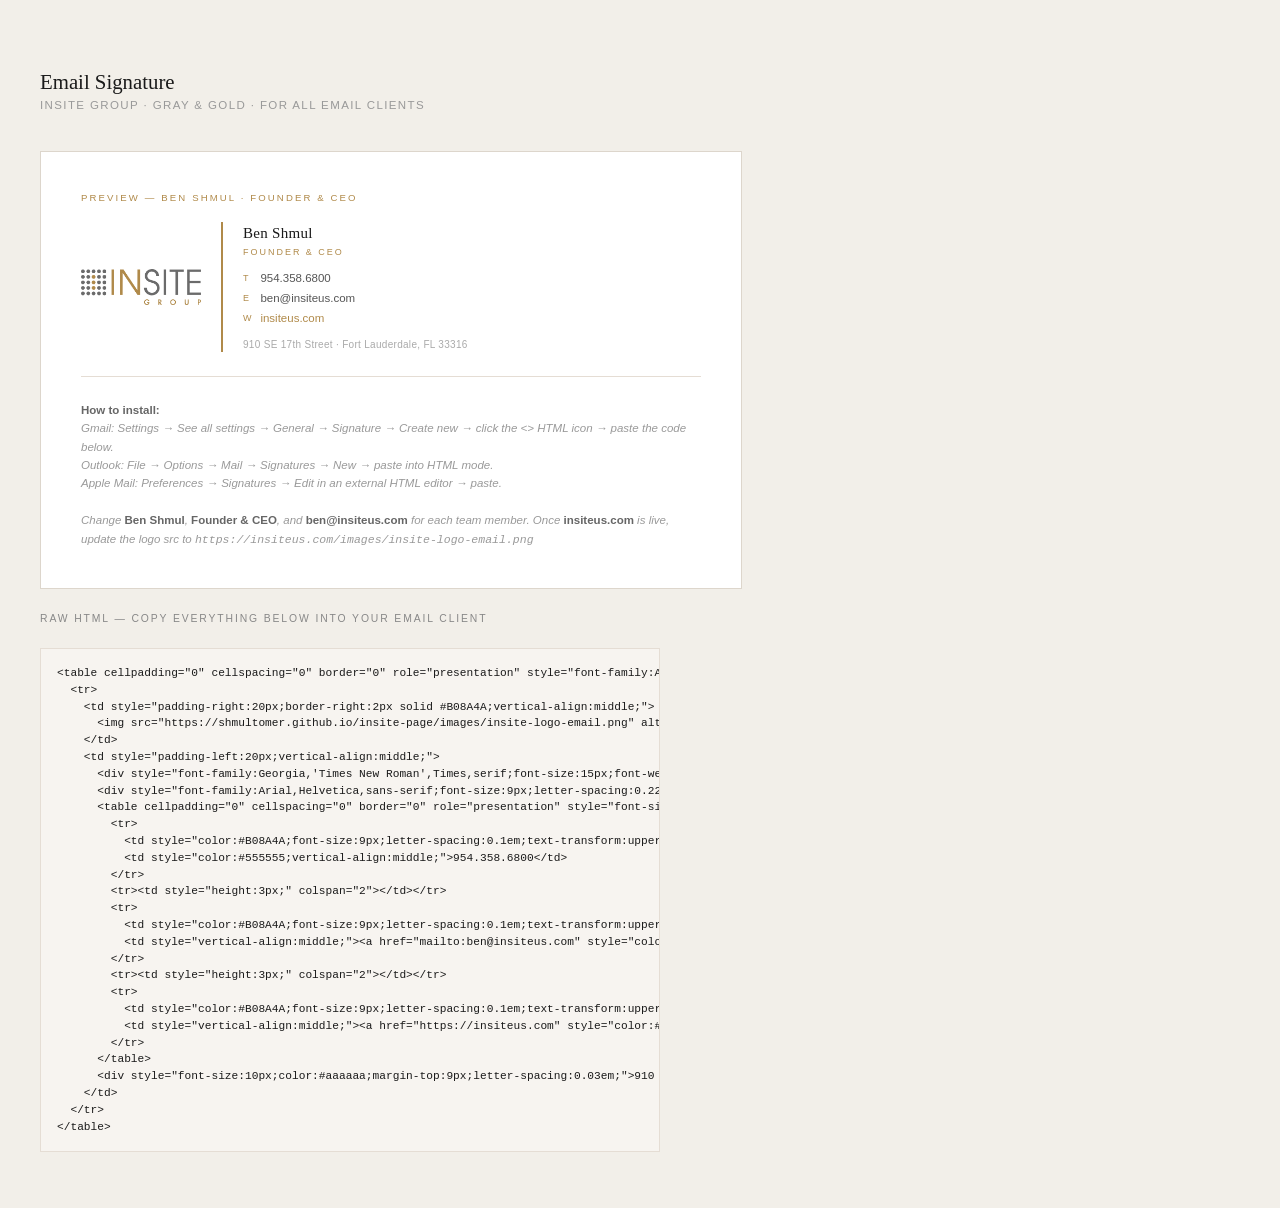
<file: email-signature-v2.html>
<!DOCTYPE html>
<html lang="en">
<head>
  <meta charset="UTF-8" />
  <title>Email Signature | InSite Group</title>
  <style>
    body { font-family: Arial, sans-serif; background: #f2efe9; padding: 3rem 2rem; color: #1a1a1a; }
    h1 { font-family: Georgia, serif; font-weight: 400; font-size: 1.3rem; margin-bottom: 0.3rem; }
    .subtitle { font-size: 0.72rem; color: #999; letter-spacing: 0.12em; text-transform: uppercase; margin-bottom: 2.5rem; }
    .preview-box { background: #fff; border: 1px solid #ddd6cc; padding: 2.5rem; max-width: 620px; margin-bottom: 1.5rem; }
    .preview-label { font-size: 0.6rem; letter-spacing: 0.22em; text-transform: uppercase; color: #B08A4A; margin-bottom: 1.2rem; }
    .divider { border: none; border-top: 1px solid #e5ddd4; margin: 1.5rem 0; }
    .instructions { font-size: 0.72rem; color: #999; font-style: italic; line-height: 1.6; }
    .instructions strong { color: #666; font-style: normal; }
    .copy-btn { display: inline-block; margin-top: 1rem; font-family: Arial, sans-serif; font-size: 0.65rem; letter-spacing: 0.18em; text-transform: uppercase; padding: 0.6rem 1.4rem; background: #B08A4A; color: #fff; border: none; cursor: pointer; }
    .copy-btn:hover { background: #9a7a3e; }
    code { display: block; background: #f7f4f0; border: 1px solid #e5ddd4; padding: 1rem; font-size: 0.7rem; white-space: pre; overflow-x: auto; line-height: 1.5; margin-top: 1.5rem; }
  </style>
</head>
<body>

<h1>Email Signature</h1>
<div class="subtitle">InSite Group · Gray &amp; Gold · For all email clients</div>

<!-- ─── SIGNATURE PREVIEW ─── -->
<div class="preview-box">
  <div class="preview-label">Preview — Ben Shmul · Founder &amp; CEO</div>

  <!-- ══════════════ SIGNATURE START — COPY FROM HERE ══════════════ -->
  <table cellpadding="0" cellspacing="0" border="0" role="presentation"
    style="font-family:Arial,Helvetica,sans-serif;font-size:13px;color:#1a1a1a;line-height:1.5;max-width:580px;">
    <tr>
      <!-- Logo column -->
      <td style="padding-right:20px;border-right:2px solid #B08A4A;vertical-align:middle;">
        <img
          src="https://shmultomer.github.io/insite-page/images/insite-logo-email.png"
          alt="InSite Group"
          width="120"
          height="36"
          style="display:block;width:120px;height:auto;border:0;" />
      </td>
      <!-- Contact column -->
      <td style="padding-left:20px;vertical-align:middle;">
        <!-- Name -->
        <div style="font-family:Georgia,'Times New Roman',Times,serif;font-size:15px;font-weight:400;color:#1a1a1a;letter-spacing:0.02em;margin-bottom:2px;">Ben Shmul</div>
        <!-- Title -->
        <div style="font-family:Arial,Helvetica,sans-serif;font-size:9px;letter-spacing:0.22em;text-transform:uppercase;color:#B08A4A;margin-bottom:10px;">Founder &amp; CEO</div>
        <!-- Contact details -->
        <table cellpadding="0" cellspacing="0" border="0" role="presentation" style="font-size:11.5px;color:#555555;">
          <tr>
            <td style="color:#B08A4A;font-size:9px;letter-spacing:0.1em;text-transform:uppercase;padding-right:8px;white-space:nowrap;vertical-align:middle;">T</td>
            <td style="color:#555555;vertical-align:middle;">954.358.6800</td>
          </tr>
          <tr><td style="height:3px;" colspan="2"></td></tr>
          <tr>
            <td style="color:#B08A4A;font-size:9px;letter-spacing:0.1em;text-transform:uppercase;padding-right:8px;white-space:nowrap;vertical-align:middle;">E</td>
            <td style="vertical-align:middle;"><a href="mailto:ben@insiteus.com" style="color:#555555;text-decoration:none;">ben@insiteus.com</a></td>
          </tr>
          <tr><td style="height:3px;" colspan="2"></td></tr>
          <tr>
            <td style="color:#B08A4A;font-size:9px;letter-spacing:0.1em;text-transform:uppercase;padding-right:8px;white-space:nowrap;vertical-align:middle;">W</td>
            <td style="vertical-align:middle;"><a href="https://insiteus.com" style="color:#B08A4A;text-decoration:none;">insiteus.com</a></td>
          </tr>
        </table>
        <!-- Address -->
        <div style="font-size:10px;color:#aaaaaa;margin-top:9px;letter-spacing:0.03em;">910 SE 17th Street&nbsp;&middot;&nbsp;Fort Lauderdale, FL 33316</div>
      </td>
    </tr>
  </table>
  <!-- ══════════════ SIGNATURE END ══════════════ -->

  <hr class="divider" />
  <div class="instructions">
    <strong>How to install:</strong><br>
    Gmail: Settings → See all settings → General → Signature → Create new → click the &lt;&gt; HTML icon → paste the code below.<br>
    Outlook: File → Options → Mail → Signatures → New → paste into HTML mode.<br>
    Apple Mail: Preferences → Signatures → Edit in an external HTML editor → paste.<br><br>
    Change <strong>Ben Shmul</strong>, <strong>Founder &amp; CEO</strong>, and <strong>ben@insiteus.com</strong> for each team member.
    Once <strong>insiteus.com</strong> is live, update the logo src to <code style="display:inline;background:none;border:none;padding:0;font-size:inherit;">https://insiteus.com/images/insite-logo-email.png</code>
  </div>
</div>

<!-- Raw HTML to copy -->
<div style="max-width:620px;">
  <div style="font-size:0.65rem;letter-spacing:0.18em;text-transform:uppercase;color:#888;margin-bottom:0.5rem;">Raw HTML — copy everything below into your email client</div>
  <code id="sig-code">&lt;table cellpadding="0" cellspacing="0" border="0" role="presentation" style="font-family:Arial,Helvetica,sans-serif;font-size:13px;color:#1a1a1a;line-height:1.5;max-width:580px;"&gt;
  &lt;tr&gt;
    &lt;td style="padding-right:20px;border-right:2px solid #B08A4A;vertical-align:middle;"&gt;
      &lt;img src="https://shmultomer.github.io/insite-page/images/insite-logo-email.png" alt="InSite Group" width="120" height="36" style="display:block;width:120px;height:auto;border:0;" /&gt;
    &lt;/td&gt;
    &lt;td style="padding-left:20px;vertical-align:middle;"&gt;
      &lt;div style="font-family:Georgia,'Times New Roman',Times,serif;font-size:15px;font-weight:400;color:#1a1a1a;letter-spacing:0.02em;margin-bottom:2px;"&gt;Ben Shmul&lt;/div&gt;
      &lt;div style="font-family:Arial,Helvetica,sans-serif;font-size:9px;letter-spacing:0.22em;text-transform:uppercase;color:#B08A4A;margin-bottom:10px;"&gt;Founder &amp;amp; CEO&lt;/div&gt;
      &lt;table cellpadding="0" cellspacing="0" border="0" role="presentation" style="font-size:11.5px;color:#555555;"&gt;
        &lt;tr&gt;
          &lt;td style="color:#B08A4A;font-size:9px;letter-spacing:0.1em;text-transform:uppercase;padding-right:8px;white-space:nowrap;vertical-align:middle;"&gt;T&lt;/td&gt;
          &lt;td style="color:#555555;vertical-align:middle;"&gt;954.358.6800&lt;/td&gt;
        &lt;/tr&gt;
        &lt;tr&gt;&lt;td style="height:3px;" colspan="2"&gt;&lt;/td&gt;&lt;/tr&gt;
        &lt;tr&gt;
          &lt;td style="color:#B08A4A;font-size:9px;letter-spacing:0.1em;text-transform:uppercase;padding-right:8px;white-space:nowrap;vertical-align:middle;"&gt;E&lt;/td&gt;
          &lt;td style="vertical-align:middle;"&gt;&lt;a href="mailto:ben@insiteus.com" style="color:#555555;text-decoration:none;"&gt;ben@insiteus.com&lt;/a&gt;&lt;/td&gt;
        &lt;/tr&gt;
        &lt;tr&gt;&lt;td style="height:3px;" colspan="2"&gt;&lt;/td&gt;&lt;/tr&gt;
        &lt;tr&gt;
          &lt;td style="color:#B08A4A;font-size:9px;letter-spacing:0.1em;text-transform:uppercase;padding-right:8px;white-space:nowrap;vertical-align:middle;"&gt;W&lt;/td&gt;
          &lt;td style="vertical-align:middle;"&gt;&lt;a href="https://insiteus.com" style="color:#B08A4A;text-decoration:none;"&gt;insiteus.com&lt;/a&gt;&lt;/td&gt;
        &lt;/tr&gt;
      &lt;/table&gt;
      &lt;div style="font-size:10px;color:#aaaaaa;margin-top:9px;letter-spacing:0.03em;"&gt;910 SE 17th Street &amp;middot; Fort Lauderdale, FL 33316&lt;/div&gt;
    &lt;/td&gt;
  &lt;/tr&gt;
&lt;/table&gt;</code>
</div>

</body>
</html>
</file>
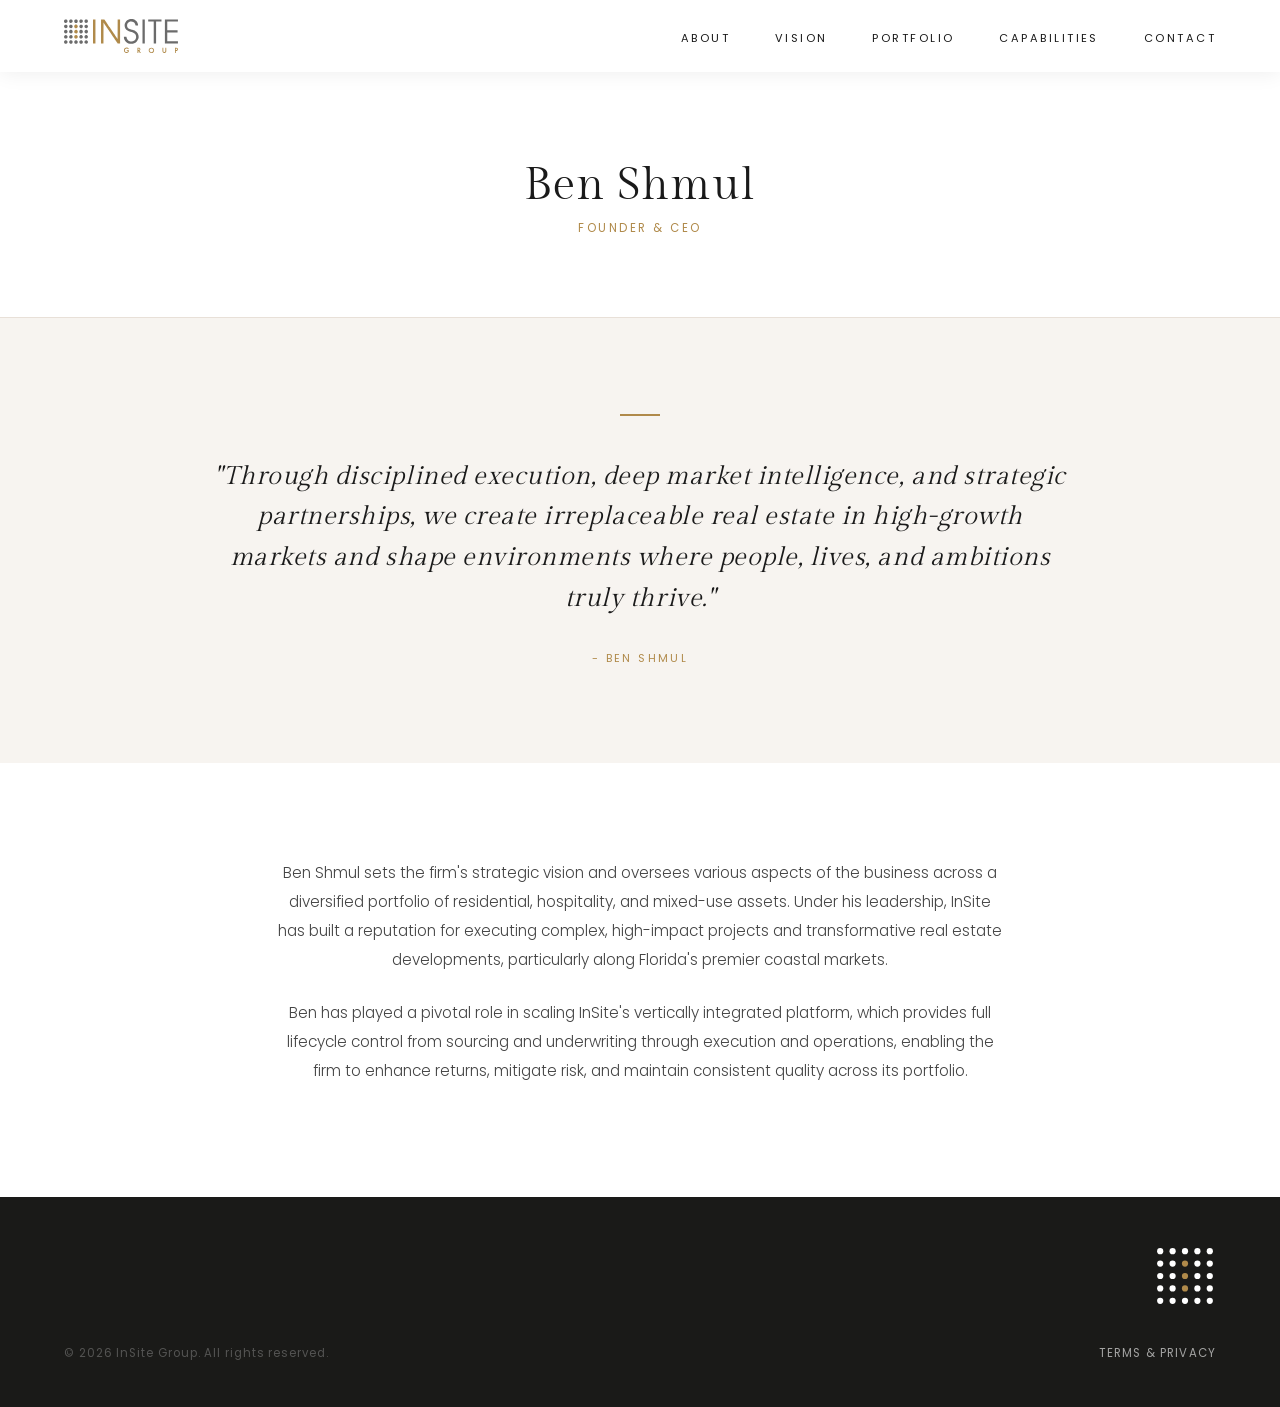
<file: founder.html>
<!DOCTYPE html>
<html lang="en">
<head>
  <meta charset="UTF-8" />
  <meta name="viewport" content="width=device-width, initial-scale=1.0" />
  <title>Ben Shmul, Founder &amp; CEO | InSite Group Florida</title>
  <meta name="description" content="Ben Shmul is the Founder and CEO of InSite Group, a Florida real estate development firm focused on luxury residential, hospitality, and mixed-use projects along Florida's coastal markets." />
  <meta name="keywords" content="Ben Shmul, InSite Group CEO, Florida real estate developer, Fort Lauderdale real estate, luxury development Florida" />
  <meta name="robots" content="index, follow" />
  <link rel="canonical" href="https://insiteus.com/founder.html" />
  <!-- Open Graph -->
  <meta property="og:type" content="profile" />
  <meta property="og:url" content="https://insiteus.com/founder.html" />
  <meta property="og:title" content="Ben Shmul, Founder &amp; CEO | InSite Group" />
  <meta property="og:description" content="Founder and CEO of InSite Group, leading luxury residential, hospitality, and mixed-use real estate development across Florida's coastal markets." />
  <meta property="og:image" content="https://insiteus.com/images/og-preview.jpg" />
  <meta property="og:site_name" content="InSite Group" />
  <!-- Structured Data -->
  <script type="application/ld+json">
  {
    "@context": "https://schema.org",
    "@type": "Person",
    "name": "Ben Shmul",
    "jobTitle": "Founder & CEO",
    "worksFor": {
      "@type": "Organization",
      "name": "InSite Group",
      "url": "https://insiteus.com"
    },
    "url": "https://insiteus.com/founder.html"
  }
  </script>
  <!-- Favicon -->
  <link rel="icon" type="image/svg+xml" href="images/insite-logo.svg" />
  <link rel="icon" type="image/png" href="images/insite-logo.png" />
  <link rel="apple-touch-icon" href="images/insite-logo.png" />
  <meta name="theme-color" content="#1a1a18" />
  <link href="https://fonts.googleapis.com/css2?family=Gilda+Display&family=Poppins:ital,wght@0,300;0,400;0,500;1,300;1,400&display=swap" rel="stylesheet">
  <style>
    *, *::before, *::after { box-sizing: border-box; margin: 0; padding: 0; }
    html { scroll-behavior: smooth; }
    body { font-family: 'Poppins', sans-serif; color: #1a1a1a; background: #fff; overflow-x: hidden; }

    /* ─── Skip Link ──────────────────────────────────────────────── */
    .skip-link {
      position: absolute; top: -100%; left: 1rem;
      background: #b08a4a; color: #fff; padding: 0.5rem 1rem;
      font-size: 0.8rem; z-index: 9999; text-decoration: none; transition: top 0.2s;
    }
    .skip-link:focus { top: 1rem; }
    :focus-visible { outline: 2px solid #b08a4a; outline-offset: 3px; }

    /* ─── Nav ────────────────────────────────────────────────────── */
    #nav {
      position: fixed; top: 0; left: 0; right: 0; z-index: 1000;
      padding: 1.2rem 4rem;
      display: flex; align-items: center; justify-content: space-between;
      background: rgba(255,255,255,0.97);
      box-shadow: 0 1px 20px rgba(0,0,0,0.07);
      transition: padding 0.4s;
    }
    #nav.scrolled { padding: 0.7rem 4rem; }
    .nav-logo img { height: 34px; width: auto; display: block; }
    .nav-links { display: flex; gap: 2.8rem; list-style: none; }
    .nav-links a {
      font-family: 'Poppins', sans-serif; font-size: 0.7rem; letter-spacing: 0.22em;
      text-transform: uppercase; color: #1a1a1a; text-decoration: none; transition: opacity 0.3s;
    }
    .nav-links a:hover { opacity: 0.6; }

    /* ─── Page Header ────────────────────────────────────────────── */
    .page-header {
      padding: 10rem 4rem 5rem;
      background: #fff;
      border-bottom: 1px solid #e8e0d8;
      text-align: center;
    }
    .page-header-label {
      font-family: 'Poppins', sans-serif; font-size: 0.65rem; letter-spacing: 0.28em;
      text-transform: uppercase; color: #b08a4a; margin-bottom: 1.2rem;
    }
    .page-header h1 {
      font-family: 'Gilda Display', Georgia, serif;
      font-size: clamp(2rem, 3.5vw, 3rem); font-weight: 400;
      letter-spacing: 0.02em; line-height: 1.15; color: #1a1a1a;
      margin-bottom: 0.5rem;
    }
    .page-header-title {
      font-family: 'Poppins', sans-serif; font-size: 0.72rem; letter-spacing: 0.22em;
      text-transform: uppercase; color: #b08a4a;
    }

    /* ─── Quote Section ──────────────────────────────────────────── */
    .quote-section {
      padding: 6rem 4rem;
      background: #f7f4f0;
      text-align: center;
    }
    .quote-rule {
      width: 40px; height: 2px; background: #b08a4a;
      margin: 0 auto 2.5rem;
    }
    blockquote {
      font-family: 'Gilda Display', Georgia, serif;
      font-size: clamp(1.15rem, 2vw, 1.65rem);
      font-weight: 400;
      color: #1a1a1a;
      line-height: 1.6;
      letter-spacing: 0.02em;
      max-width: 860px;
      margin: 0 auto;
      font-style: italic;
    }
    .quote-attribution {
      font-family: 'Poppins', sans-serif; font-size: 0.68rem; letter-spacing: 0.22em;
      text-transform: uppercase; color: #b08a4a;
      margin-top: 2rem;
    }

    /* ─── Bio Section ────────────────────────────────────────────── */
    .bio-section {
      padding: 6rem 4rem 7rem;
      max-width: 860px;
      margin: 0 auto;
      text-align: center;
    }
    .bio-section-label {
      font-family: 'Poppins', sans-serif; font-size: 0.65rem; letter-spacing: 0.28em;
      text-transform: uppercase; color: #b08a4a; margin-bottom: 2.5rem;
      padding-bottom: 1rem; border-bottom: 1px solid #e8e0d8;
    }
    .bio-section p {
      font-family: 'Poppins', sans-serif;
      font-size: 0.95rem; line-height: 1.9; color: #444; font-weight: 300;
      margin-bottom: 1.5rem;
    }
    .bio-section p:last-child { margin-bottom: 0; }

    /* ─── Footer ─────────────────────────────────────────────────── */
    footer { background: #1a1a18; padding: 3rem 4rem 2rem; }
    .footer-bottom { display: flex; align-items: center; justify-content: space-between; }
    .footer-copy {
      font-family: 'Poppins', sans-serif; font-size: 0.72rem;
      color: rgba(255,255,255,0.25); letter-spacing: 0.08em;
    }
    .footer-legal { display: flex; gap: 2rem; }
    .footer-legal a {
      font-family: 'Poppins', sans-serif; font-size: 0.72rem; letter-spacing: 0.1em;
      text-transform: uppercase; color: rgba(255,255,255,0.6); text-decoration: none;
      transition: color 0.3s; min-height: 44px; display: inline-flex; align-items: center;
    }
    .footer-legal a:hover { color: rgba(255,255,255,0.95); }

    /* ─── Responsive ─────────────────────────────────────────────── */
    @media (max-width: 900px) {
      #nav { padding: 1.2rem 2rem; }
      .nav-links { display: none; }
      .page-header { padding: 8rem 2rem 4rem; }
      .quote-section { padding: 5rem 2rem; }
      .bio-section { padding: 4rem 2rem 5rem; }
      footer { padding: 2rem; }
    }
    @media (max-width: 600px) {
      .page-header { padding: 7rem 1.5rem 3rem; }
      .quote-section { padding: 4rem 1.5rem; }
      blockquote { font-size: 1.15rem; }
      .bio-section { padding: 3.5rem 1.5rem 4rem; }
      .footer-bottom { flex-direction: column; gap: 0.8rem; }
    }
  </style>
</head>
<body>

<a href="#main-content" class="skip-link">Skip to main content</a>

<nav id="nav" aria-label="Main navigation">
  <div class="nav-logo">
    <a href="index.html" aria-label="InSite Group - Home" style="display:flex;line-height:0;">
      <img src="images/insite-logo.svg" alt="InSite Group" />
    </a>
  </div>
  <ul class="nav-links">
    <li><a href="index.html#brand-strip">About</a></li>
    <li><a href="index.html#vision">Vision</a></li>
    <li><a href="index.html#portfolio">Portfolio</a></li>
    <li><a href="index.html#vertical-integration">Capabilities</a></li>
    <li><a href="index.html#contact">Contact</a></li>
  </ul>
</nav>

<main id="main-content">

  <!-- Page Header -->
  <header class="page-header">
    <h1>Ben Shmul</h1>
    <div class="page-header-title">Founder &amp; CEO</div>
  </header>

  <!-- Quote -->
  <section class="quote-section" aria-label="Quote">
    <div class="quote-rule"></div>
    <blockquote>
      "Through disciplined execution, deep market intelligence, and strategic partnerships, we create irreplaceable real estate in high-growth markets and shape environments where people, lives, and ambitions truly thrive."
    </blockquote>
    <div class="quote-attribution">- Ben Shmul</div>
  </section>

  <!-- Bio -->
  <section class="bio-section" aria-label="Biography">
    <p>Ben Shmul sets the firm's strategic vision and oversees various aspects of the business across a diversified portfolio of residential, hospitality, and mixed-use assets. Under his leadership, InSite has built a reputation for executing complex, high-impact projects and transformative real estate developments, particularly along Florida's premier coastal markets.</p>
    <p>Ben has played a pivotal role in scaling InSite's vertically integrated platform, which provides full lifecycle control from sourcing and underwriting through execution and operations, enabling the firm to enhance returns, mitigate risk, and maintain consistent quality across its portfolio.</p>
  </section>

</main>

<footer>
  <div style="display:flex;justify-content:flex-end;padding-bottom:1.5rem;">
    <a href="index.html" aria-label="Go to home page" style="display:inline-block;line-height:0;">
      <svg width="62" height="62" viewBox="0 0 100 100" xmlns="http://www.w3.org/2000/svg" aria-hidden="true">
        <circle cx="10" cy="10" r="5" fill="#fff"/><circle cx="30" cy="10" r="5" fill="#fff"/><circle cx="50" cy="10" r="5" fill="#fff"/><circle cx="70" cy="10" r="5" fill="#fff"/><circle cx="90" cy="10" r="5" fill="#fff"/>
        <circle cx="10" cy="30" r="5" fill="#fff"/><circle cx="30" cy="30" r="5" fill="#fff"/><circle cx="50" cy="30" r="5" fill="#b08a4a"/><circle cx="70" cy="30" r="5" fill="#fff"/><circle cx="90" cy="30" r="5" fill="#fff"/>
        <circle cx="10" cy="50" r="5" fill="#fff"/><circle cx="30" cy="50" r="5" fill="#fff"/><circle cx="50" cy="50" r="5" fill="#b08a4a"/><circle cx="70" cy="50" r="5" fill="#fff"/><circle cx="90" cy="50" r="5" fill="#fff"/>
        <circle cx="10" cy="70" r="5" fill="#fff"/><circle cx="30" cy="70" r="5" fill="#fff"/><circle cx="50" cy="70" r="5" fill="#b08a4a"/><circle cx="70" cy="70" r="5" fill="#fff"/><circle cx="90" cy="70" r="5" fill="#fff"/>
        <circle cx="10" cy="90" r="5" fill="#fff"/><circle cx="30" cy="90" r="5" fill="#fff"/><circle cx="50" cy="90" r="5" fill="#fff"/><circle cx="70" cy="90" r="5" fill="#fff"/><circle cx="90" cy="90" r="5" fill="#fff"/>
      </svg>
    </a>
  </div>
  <div class="footer-bottom">
    <div class="footer-copy">© 2026 InSite Group. All rights reserved.</div>
    <div class="footer-legal">
      <a href="legal.html">Terms &amp; Privacy</a>
    </div>
  </div>
</footer>

<script>
  window.addEventListener('scroll', function() {
    document.getElementById('nav').classList.toggle('scrolled', window.scrollY > 60);
  });

  document.querySelectorAll('a[href]').forEach(function(a) {
    var h = a.getAttribute('href');
    if (!h.startsWith('mailto:') && !h.startsWith('tel:') && !h.startsWith('#')) {
      a.dataset.href = h; a.removeAttribute('href');
      a.style.cursor = 'pointer';
      a.setAttribute('tabindex', '0');
      a.addEventListener('click', function() { window.location = this.dataset.href; });
      a.addEventListener('keypress', function(e) { if (e.key === 'Enter') window.location = this.dataset.href; });
    }
  });
</script>

</body>
</html>
</file>
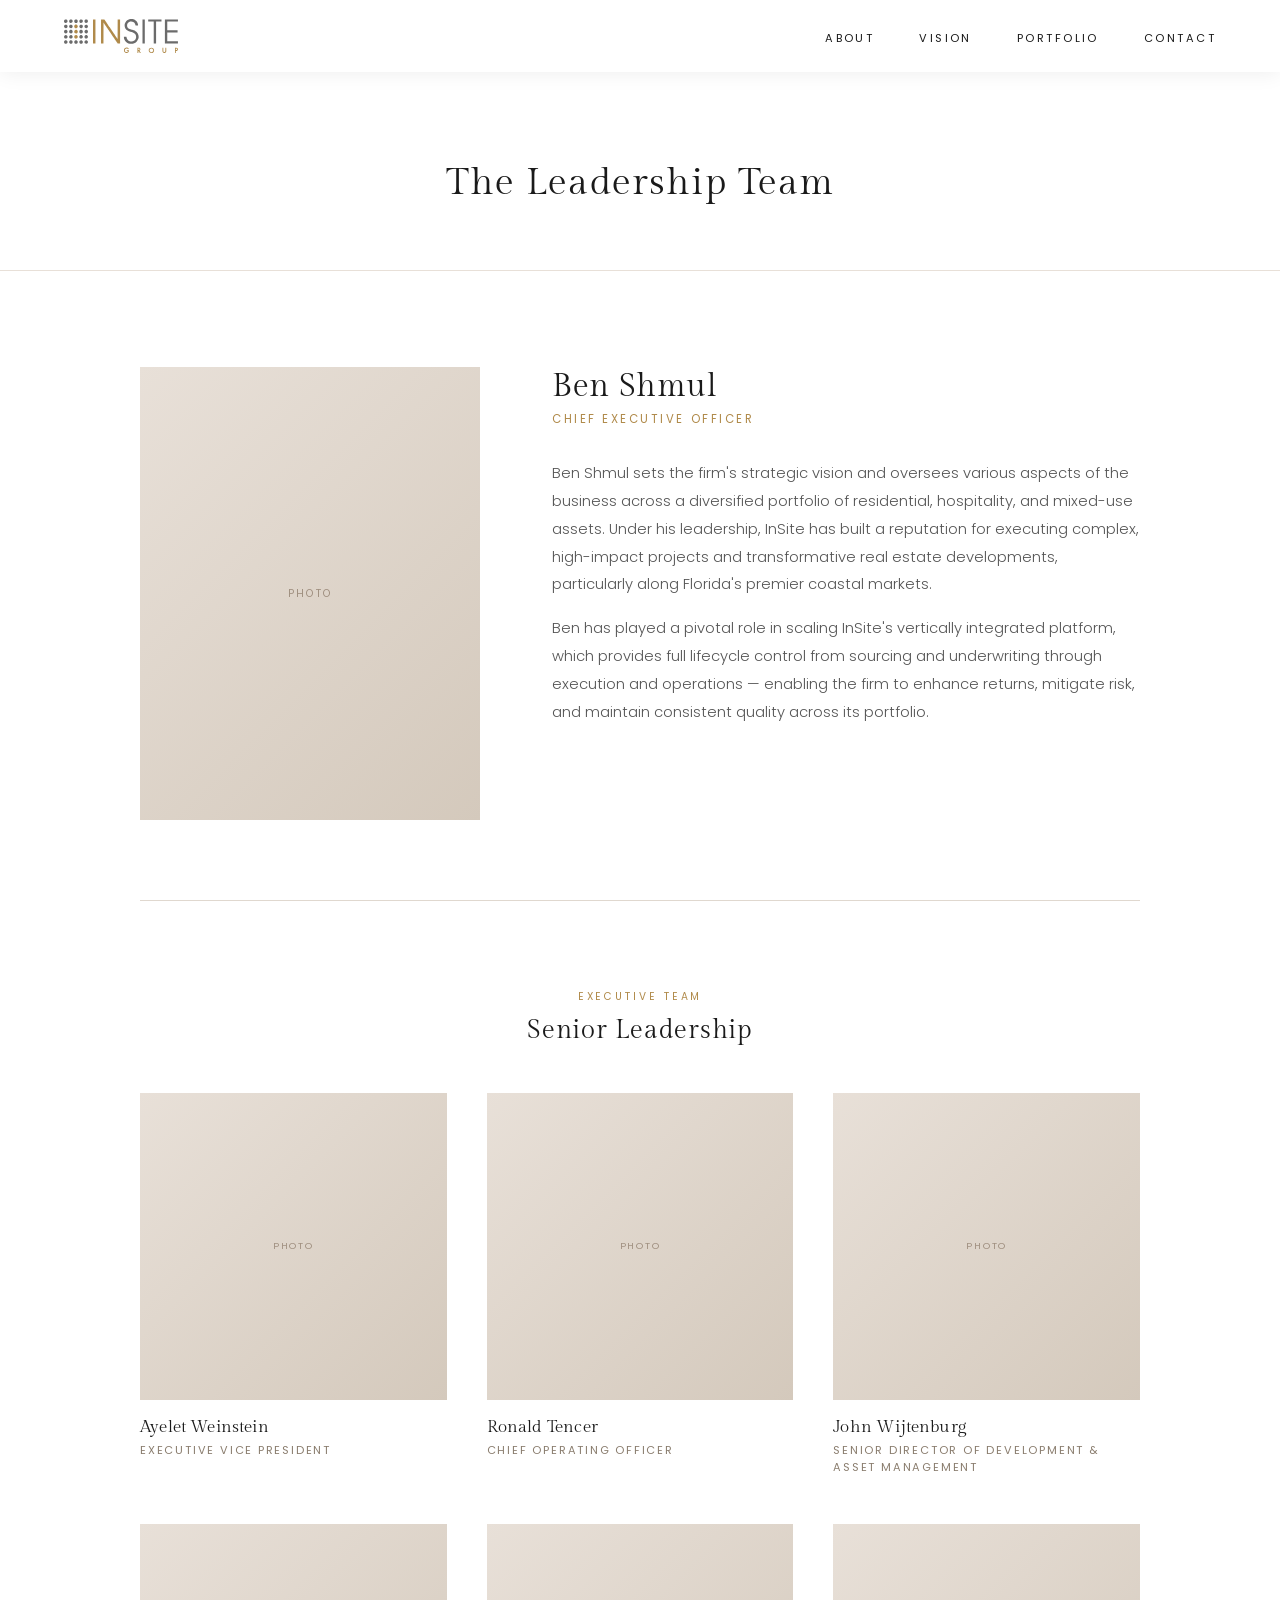
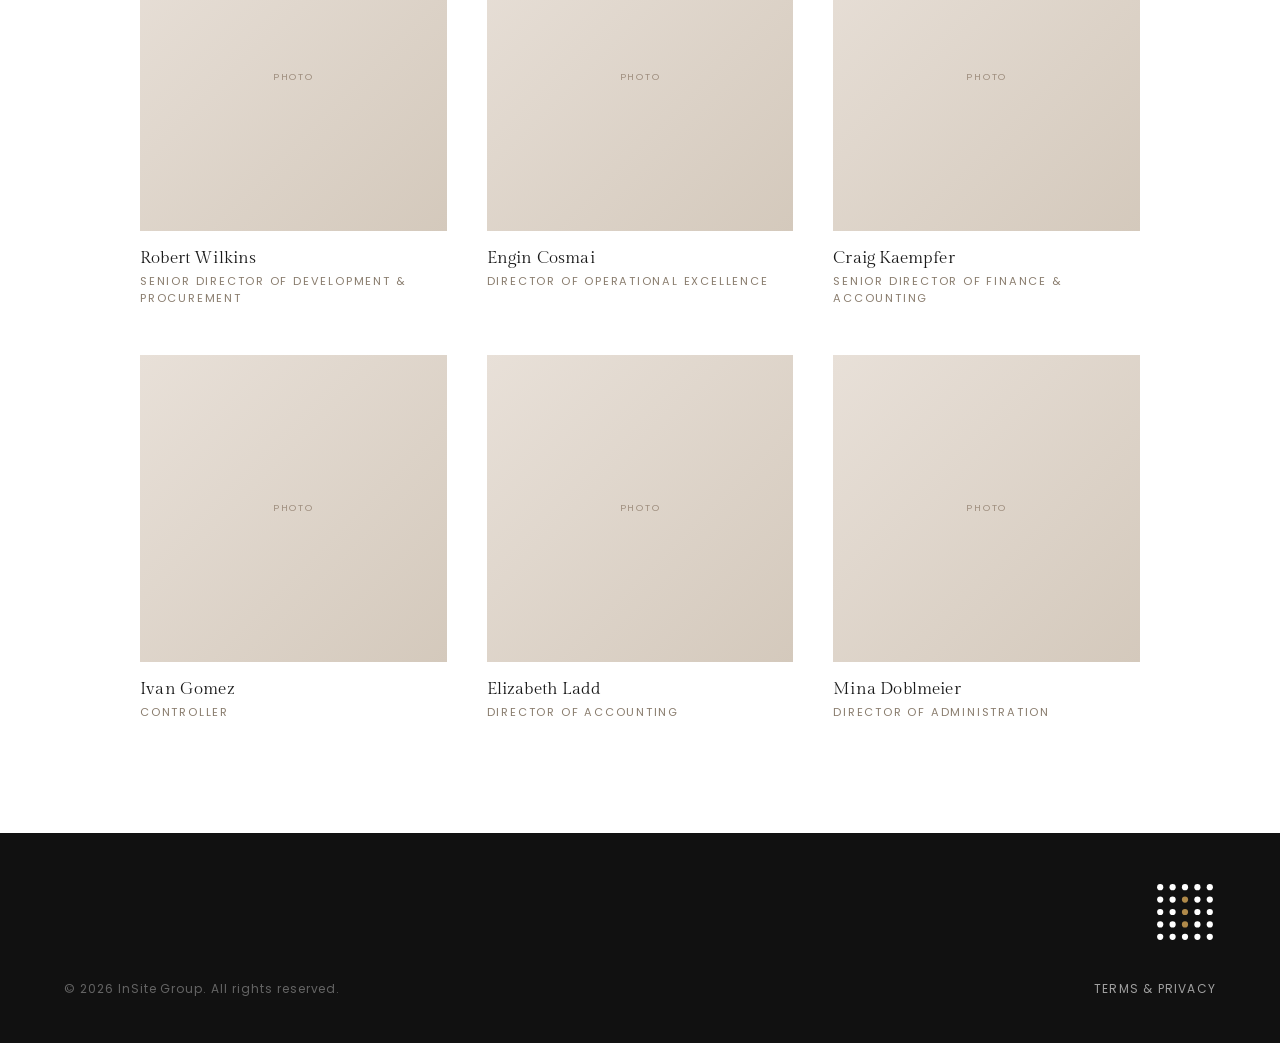
<file: leadership.html>
<!DOCTYPE html>
<html lang="en">
<head>
  <meta charset="UTF-8" />
  <meta name="viewport" content="width=device-width, initial-scale=1.0" />
  <title>Leadership Team — InSite Group</title>
  <link rel="preconnect" href="https://fonts.googleapis.com" />
  <link rel="preconnect" href="https://fonts.gstatic.com" crossorigin />
  <link href="https://fonts.googleapis.com/css2?family=Gilda+Display&family=Poppins:wght@300;400;500&display=swap" rel="stylesheet" />
  <style>
    *, *::before, *::after { box-sizing: border-box; margin: 0; padding: 0; }
    html { scroll-behavior: smooth; }
    body { font-family: 'Poppins', sans-serif; color: #1a1a1a; background: #fff; overflow-x: hidden; }

    /* ─── Skip Link ─────────────────────────────────────────────── */
    .skip-link {
      position: absolute; top: -100%; left: 1rem;
      background: #b08a4a; color: #fff; padding: 0.5rem 1rem;
      font-size: 0.8rem; z-index: 9999; text-decoration: none;
      transition: top 0.2s;
    }
    .skip-link:focus { top: 1rem; }

    /* ─── Focus ─────────────────────────────────────────────────── */
    :focus-visible { outline: 2px solid #b08a4a; outline-offset: 3px; }

    /* ─── Nav ───────────────────────────────────────────────────── */
    #nav {
      position: fixed; top: 0; left: 0; right: 0; z-index: 1000;
      padding: 1.2rem 4rem;
      display: flex; align-items: center; justify-content: space-between;
      background: rgba(255,255,255,0.97);
      box-shadow: 0 1px 20px rgba(0,0,0,0.07);
      transition: padding 0.4s, box-shadow 0.4s;
    }
    #nav.scrolled { padding: 0.7rem 4rem; box-shadow: 0 2px 30px rgba(0,0,0,0.1); }
    .nav-logo img { height: 34px; width: auto; display: block; }
    .nav-links { display: flex; gap: 2.8rem; list-style: none; }
    .nav-links a {
      font-family: 'Poppins', sans-serif; font-size: 0.7rem; letter-spacing: 0.22em;
      text-transform: uppercase; color: #1a1a1a; text-decoration: none; transition: opacity 0.3s;
    }
    .nav-links a:hover { opacity: 0.6; }

    /* ─── Page Header ───────────────────────────────────────────── */
    .page-header {
      padding: 10rem 4rem 4rem;
      text-align: center;
      border-bottom: 1px solid #e8e0d8;
    }
    .page-header-label {
      font-family: 'Poppins', sans-serif; font-size: 0.65rem; letter-spacing: 0.28em;
      text-transform: uppercase; color: #b08a4a; margin-bottom: 1rem;
    }
    .page-header h1 {
      font-family: 'Gilda Display', Georgia, serif;
      font-size: clamp(1.8rem, 3vw, 2.6rem); font-weight: 400;
      letter-spacing: 0.03em; line-height: 1.2;
      color: #1a1a1a;
    }

    /* ─── Leadership Section ────────────────────────────────────── */
    #leadership {
      padding: 6rem 4rem 7rem;
      background: #fff;
    }

    /* CEO featured row */
    .leadership-ceo {
      display: grid;
      grid-template-columns: 340px 1fr;
      gap: 4.5rem;
      align-items: start;
      max-width: 1000px;
      margin: 0 auto 5.5rem;
      padding-bottom: 5rem;
      border-bottom: 1px solid #e0d8cf;
    }
    .leadership-photo {
      width: 100%;
      aspect-ratio: 3 / 4;
      overflow: hidden;
    }
    .leadership-photo img {
      width: 100%; height: 100%; object-fit: cover; display: block;
    }
    .leadership-photo-placeholder {
      width: 100%; height: 100%;
      display: flex; align-items: center; justify-content: center;
      background: linear-gradient(135deg, #e8e0d8 0%, #d4c9bc 100%);
    }
    .leadership-photo-placeholder span {
      font-family: 'Poppins', sans-serif;
      font-size: 0.65rem; letter-spacing: 0.2em; text-transform: uppercase; color: #a09080;
    }
    .leadership-ceo-name {
      font-family: 'Gilda Display', Georgia, serif;
      font-size: 2rem; font-weight: 400; letter-spacing: 0.02em;
      color: #1a1a1a; margin-bottom: 0.35rem;
    }
    .leadership-ceo-title {
      font-family: 'Poppins', sans-serif;
      font-size: 0.72rem; letter-spacing: 0.22em; text-transform: uppercase;
      color: #b08a4a; margin-bottom: 2rem;
    }
    .leadership-ceo-bio {
      font-family: 'Poppins', sans-serif;
      font-size: 0.92rem; line-height: 1.9; color: #555; font-weight: 300;
    }
    .leadership-ceo-bio p + p { margin-top: 1rem; }

    /* Executive grid */
    .leadership-grid-header {
      text-align: center;
      margin-bottom: 3rem;
      max-width: 1000px;
      margin-left: auto;
      margin-right: auto;
    }
    .leadership-grid-label {
      font-family: 'Poppins', sans-serif;
      font-size: 0.65rem; letter-spacing: 0.28em; text-transform: uppercase;
      color: #b08a4a; margin-bottom: 0.6rem;
    }
    .leadership-grid-title {
      font-family: 'Gilda Display', Georgia, serif;
      font-size: clamp(1.2rem, 2vw, 1.6rem); font-weight: 400;
      color: #1a1a1a; letter-spacing: 0.03em;
    }
    .leadership-grid {
      display: grid;
      grid-template-columns: repeat(3, 1fr);
      gap: 3rem 2.5rem;
      max-width: 1000px;
      margin: 0 auto;
    }
    .exec-card {}
    .exec-photo {
      width: 100%;
      aspect-ratio: 1 / 1;
      overflow: hidden;
      margin-bottom: 1.1rem;
    }
    .exec-photo img { width: 100%; height: 100%; object-fit: cover; display: block; }
    .exec-photo-placeholder {
      width: 100%; height: 100%;
      display: flex; align-items: center; justify-content: center;
      background: linear-gradient(135deg, #e8e0d8 0%, #d4c9bc 100%);
    }
    .exec-photo-placeholder span {
      font-family: 'Poppins', sans-serif;
      font-size: 0.6rem; letter-spacing: 0.18em; text-transform: uppercase; color: #a09080;
    }
    .exec-name {
      font-family: 'Gilda Display', Georgia, serif;
      font-size: 1.05rem; font-weight: 400; color: #1a1a1a;
      letter-spacing: 0.01em; margin-bottom: 0.3rem;
    }
    .exec-title {
      font-family: 'Poppins', sans-serif;
      font-size: 0.7rem; letter-spacing: 0.16em; text-transform: uppercase; color: #8a7d6e;
    }

    /* ─── Footer ────────────────────────────────────────────────── */
    footer { background: #111; padding: 3rem 4rem 2rem; }
    .footer-bottom { display: flex; align-items: center; justify-content: space-between; }
    .footer-copy {
      font-family: 'Poppins', sans-serif; font-size: 0.75rem;
      color: rgba(255,255,255,0.35); letter-spacing: 0.08em;
    }
    .footer-legal { display: flex; gap: 2rem; }
    .footer-legal a {
      font-family: 'Poppins', sans-serif; font-size: 0.75rem; letter-spacing: 0.1em;
      text-transform: uppercase; color: rgba(255,255,255,0.6); text-decoration: none; transition: color 0.3s;
      min-height: 44px; display: inline-flex; align-items: center;
    }
    .footer-legal a:hover { color: rgba(255,255,255,0.95); }

    /* ─── Responsive ────────────────────────────────────────────── */
    @media (max-width: 900px) {
      #nav { padding: 1.2rem 2rem; }
      .nav-links { display: none; }
      .page-header { padding: 8rem 2rem 3rem; }
      #leadership { padding: 4rem 2rem 5rem; }
      .leadership-ceo { grid-template-columns: 1fr; gap: 2rem; margin-bottom: 4rem; padding-bottom: 4rem; }
      .leadership-photo { max-width: 280px; }
      .leadership-grid { grid-template-columns: repeat(3, 1fr); gap: 2.5rem 1.5rem; }
      footer { padding: 2rem; }
    }
    @media (max-width: 600px) {
      #nav { padding: 1rem 1.5rem; }
      .page-header { padding: 7rem 1.5rem 2.5rem; }
      #leadership { padding: 3rem 1.5rem 4rem; }
      .leadership-ceo { gap: 1.5rem; margin-bottom: 3rem; padding-bottom: 3rem; }
      .leadership-photo { max-width: 100%; }
      .leadership-grid { grid-template-columns: repeat(2, 1fr); gap: 2rem 1.2rem; }
    }
    @media (max-width: 380px) {
      .leadership-grid { grid-template-columns: 1fr; }
    }
  </style>
</head>
<body>

<a href="#main-content" class="skip-link">Skip to main content</a>

<nav id="nav" aria-label="Main navigation">
  <div class="nav-logo">
    <a href="index.html" aria-label="InSite Group — Home" style="display:flex;line-height:0;">
      <img src="images/insite-logo.svg" alt="InSite Group" />
    </a>
  </div>
  <ul class="nav-links">
    <li><a href="index.html#brand-strip">About</a></li>
    <li><a href="index.html#vision">Vision</a></li>
    <li><a href="index.html#portfolio">Portfolio</a></li>
    <li><a href="index.html#contact">Contact</a></li>
  </ul>
</nav>

<main id="main-content">

  <header class="page-header">
    <h1>The Leadership Team</h1>
  </header>

  <section id="leadership" aria-label="Leadership Team">

    <!-- CEO Featured -->
    <div class="leadership-ceo">
      <div class="leadership-photo" aria-hidden="true">
        <div class="leadership-photo-placeholder"><span>Photo</span></div>
      </div>
      <div class="leadership-ceo-text">
        <div class="leadership-ceo-name">Ben Shmul</div>
        <div class="leadership-ceo-title">Chief Executive Officer</div>
        <div class="leadership-ceo-bio">
          <p>Ben Shmul sets the firm's strategic vision and oversees various aspects of the business across a diversified portfolio of residential, hospitality, and mixed-use assets. Under his leadership, InSite has built a reputation for executing complex, high-impact projects and transformative real estate developments, particularly along Florida's premier coastal markets.</p>
          <p>Ben has played a pivotal role in scaling InSite's vertically integrated platform, which provides full lifecycle control from sourcing and underwriting through execution and operations — enabling the firm to enhance returns, mitigate risk, and maintain consistent quality across its portfolio.</p>
        </div>
      </div>
    </div>

    <!-- Executive Grid -->
    <div class="leadership-grid-header">
      <div class="leadership-grid-label">Executive Team</div>
      <div class="leadership-grid-title">Senior Leadership</div>
    </div>
    <div class="leadership-grid" role="list">

      <div class="exec-card" role="listitem">
        <div class="exec-photo" aria-hidden="true"><div class="exec-photo-placeholder"><span>Photo</span></div></div>
        <div class="exec-name">Ayelet Weinstein</div>
        <div class="exec-title">Executive Vice President</div>
      </div>

      <div class="exec-card" role="listitem">
        <div class="exec-photo" aria-hidden="true"><div class="exec-photo-placeholder"><span>Photo</span></div></div>
        <div class="exec-name">Ronald Tencer</div>
        <div class="exec-title">Chief Operating Officer</div>
      </div>

      <div class="exec-card" role="listitem">
        <div class="exec-photo" aria-hidden="true"><div class="exec-photo-placeholder"><span>Photo</span></div></div>
        <div class="exec-name">John Wijtenburg</div>
        <div class="exec-title">Senior Director of Development &amp; Asset Management</div>
      </div>

      <div class="exec-card" role="listitem">
        <div class="exec-photo" aria-hidden="true"><div class="exec-photo-placeholder"><span>Photo</span></div></div>
        <div class="exec-name">Robert Wilkins</div>
        <div class="exec-title">Senior Director of Development &amp; Procurement</div>
      </div>

      <div class="exec-card" role="listitem">
        <div class="exec-photo" aria-hidden="true"><div class="exec-photo-placeholder"><span>Photo</span></div></div>
        <div class="exec-name">Engin Cosmai</div>
        <div class="exec-title">Director of Operational Excellence</div>
      </div>

      <div class="exec-card" role="listitem">
        <div class="exec-photo" aria-hidden="true"><div class="exec-photo-placeholder"><span>Photo</span></div></div>
        <div class="exec-name">Craig Kaempfer</div>
        <div class="exec-title">Senior Director of Finance &amp; Accounting</div>
      </div>

      <div class="exec-card" role="listitem">
        <div class="exec-photo" aria-hidden="true"><div class="exec-photo-placeholder"><span>Photo</span></div></div>
        <div class="exec-name">Ivan Gomez</div>
        <div class="exec-title">Controller</div>
      </div>

      <div class="exec-card" role="listitem">
        <div class="exec-photo" aria-hidden="true"><div class="exec-photo-placeholder"><span>Photo</span></div></div>
        <div class="exec-name">Elizabeth Ladd</div>
        <div class="exec-title">Director of Accounting</div>
      </div>

      <div class="exec-card" role="listitem">
        <div class="exec-photo" aria-hidden="true"><div class="exec-photo-placeholder"><span>Photo</span></div></div>
        <div class="exec-name">Mina Doblmeier</div>
        <div class="exec-title">Director of Administration</div>
      </div>


    </div>
  </section>

</main>

<footer>
  <div style="display:flex;justify-content:flex-end;padding-bottom:1.5rem;">
    <a href="index.html" aria-label="Go to home page" style="display:inline-block;line-height:0;">
      <svg width="62" height="62" viewBox="0 0 100 100" xmlns="http://www.w3.org/2000/svg" aria-hidden="true">
        <circle cx="10" cy="10" r="5" fill="#fff"/><circle cx="30" cy="10" r="5" fill="#fff"/><circle cx="50" cy="10" r="5" fill="#fff"/><circle cx="70" cy="10" r="5" fill="#fff"/><circle cx="90" cy="10" r="5" fill="#fff"/>
        <circle cx="10" cy="30" r="5" fill="#fff"/><circle cx="30" cy="30" r="5" fill="#fff"/><circle cx="50" cy="30" r="5" fill="#b08a4a"/><circle cx="70" cy="30" r="5" fill="#fff"/><circle cx="90" cy="30" r="5" fill="#fff"/>
        <circle cx="10" cy="50" r="5" fill="#fff"/><circle cx="30" cy="50" r="5" fill="#fff"/><circle cx="50" cy="50" r="5" fill="#b08a4a"/><circle cx="70" cy="50" r="5" fill="#fff"/><circle cx="90" cy="50" r="5" fill="#fff"/>
        <circle cx="10" cy="70" r="5" fill="#fff"/><circle cx="30" cy="70" r="5" fill="#fff"/><circle cx="50" cy="70" r="5" fill="#b08a4a"/><circle cx="70" cy="70" r="5" fill="#fff"/><circle cx="90" cy="70" r="5" fill="#fff"/>
        <circle cx="10" cy="90" r="5" fill="#fff"/><circle cx="30" cy="90" r="5" fill="#fff"/><circle cx="50" cy="90" r="5" fill="#fff"/><circle cx="70" cy="90" r="5" fill="#fff"/><circle cx="90" cy="90" r="5" fill="#fff"/>
      </svg>
    </a>
  </div>
  <div class="footer-bottom">
    <div class="footer-copy">© 2026 InSite Group. All rights reserved.</div>
    <div class="footer-legal">
      <a href="legal.html">Terms &amp; Privacy</a>
    </div>
  </div>
</footer>

<script>
  /* Nav scroll state */
  window.addEventListener('scroll', function() {
    document.getElementById('nav').classList.toggle('scrolled', window.scrollY > 60);
  });

  /* Disable href on non-mailto/tel/hash links (consistent with other pages) */
  document.querySelectorAll('a[href]').forEach(function(a) {
    var h = a.getAttribute('href');
    if (!h.startsWith('mailto:') && !h.startsWith('tel:') && !h.startsWith('#') && !h.startsWith('javascript')) {
      a.dataset.href = h; a.removeAttribute('href');
      a.style.cursor = 'pointer';
      a.setAttribute('tabindex', '0');
      a.addEventListener('click', function() { window.location = this.dataset.href; });
      a.addEventListener('keypress', function(e) { if (e.key === 'Enter') window.location = this.dataset.href; });
    }
  });
</script>

</body>
</html>
</file>
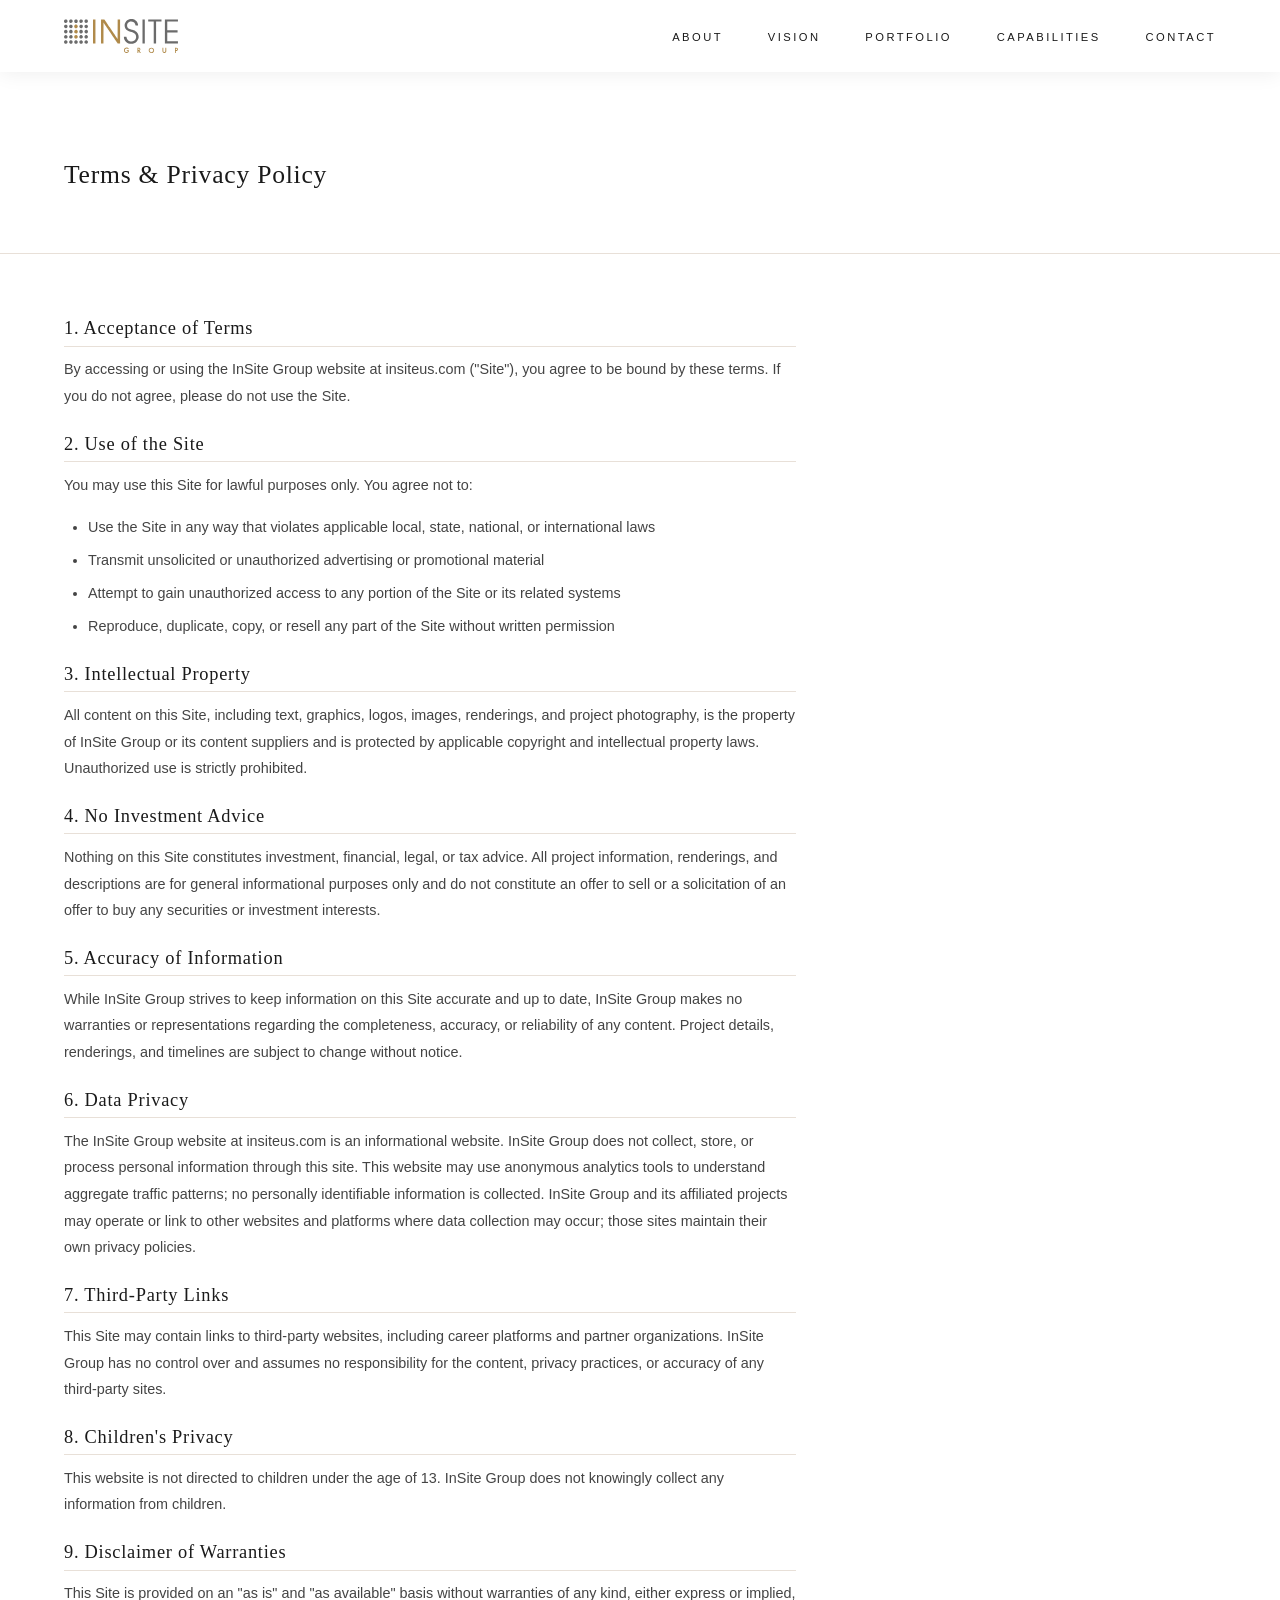
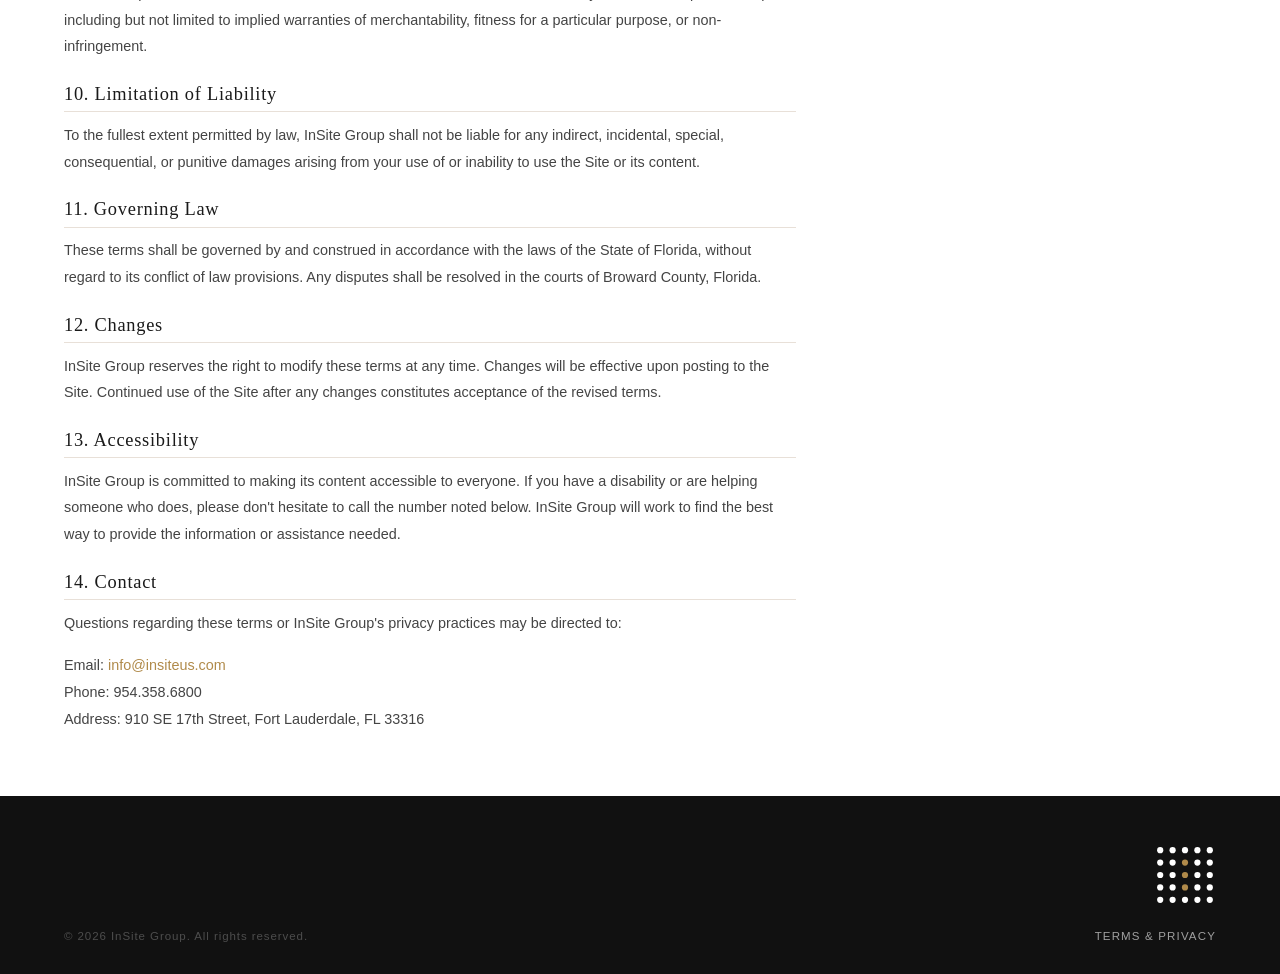
<file: legal.html>
<!DOCTYPE html>
<html lang="en">
<head>
  <meta charset="UTF-8" />
  <meta name="viewport" content="width=device-width, initial-scale=1.0" />
  <title>Terms &amp; Privacy | InSite Group</title>
  <meta name="description" content="Terms of use and privacy policy for InSite Group, a Florida real estate development firm based in Fort Lauderdale." />
  <meta name="robots" content="noindex, follow" />
  <link rel="canonical" href="https://insiteus.com/legal.html" />
  <!-- Favicon -->
  <link rel="icon" type="image/svg+xml" href="images/insite-logo.svg" />
  <link rel="icon" type="image/png" href="images/insite-logo.png" />
  <link rel="apple-touch-icon" href="images/insite-logo.png" />
  <meta name="theme-color" content="#1a1a18" />
  <style>
    *, *::before, *::after { box-sizing: border-box; margin: 0; padding: 0; }
    html { scroll-behavior: smooth; }
    .skip-link {
      position: absolute; top: -100%; left: 1rem;
      background: #b08a4a; color: #fff; padding: 0.5rem 1rem;
      font-family: 'Arial', sans-serif; font-size: 0.8rem;
      z-index: 9999; text-decoration: none; transition: top 0.2s;
    }
    .skip-link:focus { top: 1rem; }
    body { font-family: 'Georgia', 'Times New Roman', serif; color: #1a1a1a; background: #fff; overflow-x: hidden; }
    #nav {
      position: fixed; top: 0; left: 0; right: 0; z-index: 1000;
      padding: 1.2rem 4rem;
      display: flex; align-items: center; justify-content: space-between;
      background: rgba(255,255,255,0.97);
      box-shadow: 0 1px 20px rgba(0,0,0,0.07);
    }
    .nav-logo .logo-insite { fill: #1a1a1a; font-weight: 400; }
    .nav-logo .logo-group  { fill: #b08a4a; font-weight: 500; }
    .nav-links { display: flex; gap: 2.8rem; list-style: none; }
    .nav-links a {
      font-family: 'Arial', sans-serif; font-size: 0.7rem; letter-spacing: 0.22em;
      text-transform: uppercase; color: #1a1a1a; text-decoration: none; transition: opacity 0.3s;
    }
    .nav-links a:hover { opacity: 0.6; }
    .page-header {
      padding: 10rem 4rem 3rem;
      border-bottom: 1px solid #e8e0d8;
    }
    .page-header-label {
      font-family: 'Arial', sans-serif; font-size: 0.65rem; letter-spacing: 0.28em;
      text-transform: uppercase; color: #b08a4a; margin-bottom: 1rem;
    }
    .page-header h1 {
      font-size: clamp(1.3rem, 2vw, 1.8rem); font-weight: 400; letter-spacing: 0.03em;
      line-height: 1.15; margin-bottom: 1rem;
    }
    .page-header p {
      font-family: 'Arial', sans-serif; font-size: 0.88rem; color: #888;
      font-weight: 300; letter-spacing: 0.03em;
    }
    .content-section { padding: 2.5rem 4rem 3rem; max-width: 860px; }
    .section-label {
      font-family: 'Arial', sans-serif; font-size: 0.65rem; letter-spacing: 0.28em;
      text-transform: uppercase; color: #b08a4a; margin-bottom: 1.5rem; margin-top: 4rem;
    }
    .section-label:first-child { margin-top: 0; }
    .content-section h2 {
      font-size: 1.15rem; font-weight: 400; letter-spacing: 0.04em;
      color: #1a1a1a; margin-bottom: 0.6rem; margin-top: 1.5rem;
      padding-bottom: 0.4rem; border-bottom: 1px solid #e8e0d8;
    }
    .content-section p {
      font-family: 'Arial', sans-serif; font-size: 0.9rem; line-height: 1.85;
      color: #444; font-weight: 300; margin-bottom: 1rem;
    }
    .content-section ul {
      font-family: 'Arial', sans-serif; font-size: 0.9rem; line-height: 1.85;
      color: #444; font-weight: 300; padding-left: 1.5rem; margin-bottom: 1rem;
    }
    .content-section ul li { margin-bottom: 0.4rem; }
    .content-section a { color: #b08a4a; text-decoration: none; }
    .content-section a:hover { text-decoration: underline; }
    .notice {
      background: #f7f4f0; border-left: 3px solid #b08a4a;
      padding: 1rem 1.5rem; margin-bottom: 3rem;
      font-family: 'Arial', sans-serif; font-size: 0.82rem; color: #666;
      font-weight: 300; line-height: 1.7;
    }
    .section-divider {
      border: none; border-top: 2px solid #e8e0d8;
      margin: 4rem 0 0;
    }
    footer { background: #111; padding: 3rem 4rem 2rem; }
    .footer-bottom { display: flex; align-items: center; justify-content: space-between; }
    .footer-copy {
      font-family: 'Arial', sans-serif; font-size: 0.72rem;
      color: rgba(255,255,255,0.25); letter-spacing: 0.08em;
    }
    .footer-legal { display: flex; gap: 2rem; }
    .footer-legal a {
      font-family: 'Arial', sans-serif; font-size: 0.72rem; letter-spacing: 0.1em;
      text-transform: uppercase; color: rgba(255,255,255,0.6); text-decoration: none; transition: color 0.3s;
    }
    .footer-legal a:hover { color: rgba(255,255,255,0.9); }
    @media (max-width: 900px) {
      #nav { padding: 1.2rem 2rem; }
      .nav-links { display: none; }
      .page-header { padding: 8rem 2rem 2.5rem; }
      .content-section { padding: 3rem 2rem 4rem; }
      footer { padding: 2rem; }
    }
  </style>
</head>
<body>

<a href="#main-content" class="skip-link">Skip to main content</a>

<nav id="nav" aria-label="Main navigation">
  <div class="nav-logo">
    <a href="index.html" aria-label="InSite Group - Home" style="display:flex;line-height:0;">
      <img src="images/insite-logo.svg" alt="InSite Group" style="height:34px;width:auto;display:block;" />
    </a>
  </div>
  <ul class="nav-links">
    <li><a href="index.html#brand-strip">About</a></li>
    <li><a href="index.html#vision">Vision</a></li>
    <li><a href="index.html#portfolio">Portfolio</a></li>
    <li><a href="index.html#vertical-integration">Capabilities</a></li>
    <li><a href="index.html#contact">Contact</a></li>
  </ul>
</nav>

<main id="main-content">
  <header class="page-header">
    <h1>Terms &amp; Privacy Policy</h1>
  </header>

  <div class="content-section">

    <h2>1. Acceptance of Terms</h2>
    <p>By accessing or using the InSite Group website at insiteus.com ("Site"), you agree to be bound by these terms. If you do not agree, please do not use the Site.</p>

    <h2>2. Use of the Site</h2>
    <p>You may use this Site for lawful purposes only. You agree not to:</p>
    <ul>
      <li>Use the Site in any way that violates applicable local, state, national, or international laws</li>
      <li>Transmit unsolicited or unauthorized advertising or promotional material</li>
      <li>Attempt to gain unauthorized access to any portion of the Site or its related systems</li>
      <li>Reproduce, duplicate, copy, or resell any part of the Site without written permission</li>
    </ul>

    <h2>3. Intellectual Property</h2>
    <p>All content on this Site, including text, graphics, logos, images, renderings, and project photography, is the property of InSite Group or its content suppliers and is protected by applicable copyright and intellectual property laws. Unauthorized use is strictly prohibited.</p>

    <h2>4. No Investment Advice</h2>
    <p>Nothing on this Site constitutes investment, financial, legal, or tax advice. All project information, renderings, and descriptions are for general informational purposes only and do not constitute an offer to sell or a solicitation of an offer to buy any securities or investment interests.</p>

    <h2>5. Accuracy of Information</h2>
    <p>While InSite Group strives to keep information on this Site accurate and up to date, InSite Group makes no warranties or representations regarding the completeness, accuracy, or reliability of any content. Project details, renderings, and timelines are subject to change without notice.</p>

    <h2>6. Data Privacy</h2>
    <p>The InSite Group website at insiteus.com is an informational website. InSite Group does not collect, store, or process personal information through this site. This website may use anonymous analytics tools to understand aggregate traffic patterns; no personally identifiable information is collected. InSite Group and its affiliated projects may operate or link to other websites and platforms where data collection may occur; those sites maintain their own privacy policies.</p>

    <h2>7. Third-Party Links</h2>
    <p>This Site may contain links to third-party websites, including career platforms and partner organizations. InSite Group has no control over and assumes no responsibility for the content, privacy practices, or accuracy of any third-party sites.</p>

    <h2>8. Children's Privacy</h2>
    <p>This website is not directed to children under the age of 13. InSite Group does not knowingly collect any information from children.</p>

    <h2>9. Disclaimer of Warranties</h2>
    <p>This Site is provided on an "as is" and "as available" basis without warranties of any kind, either express or implied, including but not limited to implied warranties of merchantability, fitness for a particular purpose, or non-infringement.</p>

    <h2>10. Limitation of Liability</h2>
    <p>To the fullest extent permitted by law, InSite Group shall not be liable for any indirect, incidental, special, consequential, or punitive damages arising from your use of or inability to use the Site or its content.</p>

    <h2>11. Governing Law</h2>
    <p>These terms shall be governed by and construed in accordance with the laws of the State of Florida, without regard to its conflict of law provisions. Any disputes shall be resolved in the courts of Broward County, Florida.</p>

    <h2>12. Changes</h2>
    <p>InSite Group reserves the right to modify these terms at any time. Changes will be effective upon posting to the Site. Continued use of the Site after any changes constitutes acceptance of the revised terms.</p>

    <h2>13. Accessibility</h2>
    <p>InSite Group is committed to making its content accessible to everyone. If you have a disability or are helping someone who does, please don't hesitate to call the number noted below. InSite Group will work to find the best way to provide the information or assistance needed.</p>

    <h2>14. Contact</h2>
    <p>Questions regarding these terms or InSite Group's privacy practices may be directed to:</p>
    <p>Email: <a href="mailto:info@insiteus.com">info@insiteus.com</a><br>
    Phone: 954.358.6800<br>
    Address: 910 SE 17th Street, Fort Lauderdale, FL 33316</p>

  </div>
</main>

<footer>
  <div style="display:flex;justify-content:flex-end;padding-bottom:1.5rem;">
    <a href="index.html" aria-label="Go to home page" style="display:inline-block;line-height:0;">
    <svg width="62" height="62" viewBox="0 0 100 100" xmlns="http://www.w3.org/2000/svg" aria-hidden="true">
      <circle cx="10" cy="10" r="5" fill="#fff"/><circle cx="30" cy="10" r="5" fill="#fff"/><circle cx="50" cy="10" r="5" fill="#fff"/><circle cx="70" cy="10" r="5" fill="#fff"/><circle cx="90" cy="10" r="5" fill="#fff"/>
      <circle cx="10" cy="30" r="5" fill="#fff"/><circle cx="30" cy="30" r="5" fill="#fff"/><circle cx="50" cy="30" r="5" fill="#b08a4a"/><circle cx="70" cy="30" r="5" fill="#fff"/><circle cx="90" cy="30" r="5" fill="#fff"/>
      <circle cx="10" cy="50" r="5" fill="#fff"/><circle cx="30" cy="50" r="5" fill="#fff"/><circle cx="50" cy="50" r="5" fill="#b08a4a"/><circle cx="70" cy="50" r="5" fill="#fff"/><circle cx="90" cy="50" r="5" fill="#fff"/>
      <circle cx="10" cy="70" r="5" fill="#fff"/><circle cx="30" cy="70" r="5" fill="#fff"/><circle cx="50" cy="70" r="5" fill="#b08a4a"/><circle cx="70" cy="70" r="5" fill="#fff"/><circle cx="90" cy="70" r="5" fill="#fff"/>
      <circle cx="10" cy="90" r="5" fill="#fff"/><circle cx="30" cy="90" r="5" fill="#fff"/><circle cx="50" cy="90" r="5" fill="#fff"/><circle cx="70" cy="90" r="5" fill="#fff"/><circle cx="90" cy="90" r="5" fill="#fff"/>
    </svg>
    </a>
  </div>
  <div class="footer-bottom">
    <div class="footer-copy">© 2026 InSite Group. All rights reserved.</div>
    <div class="footer-legal">
      <a href="legal.html">Terms &amp; Privacy</a>
    </div>
  </div>
</footer>

<script>
  document.querySelectorAll('a[href]').forEach(function(a){
    var h=a.getAttribute('href');
    if(!h.startsWith('mailto:')&&!h.startsWith('tel:')&&!h.startsWith('#')){
      a.dataset.href=h;a.removeAttribute('href');
      a.style.cursor='pointer';
      a.setAttribute('tabindex','0');
      a.addEventListener('click',function(){window.location=this.dataset.href;});
      a.addEventListener('keypress',function(e){if(e.key==='Enter')window.location=this.dataset.href;});
    }
  });
</script>

</body>
</html>
</file>
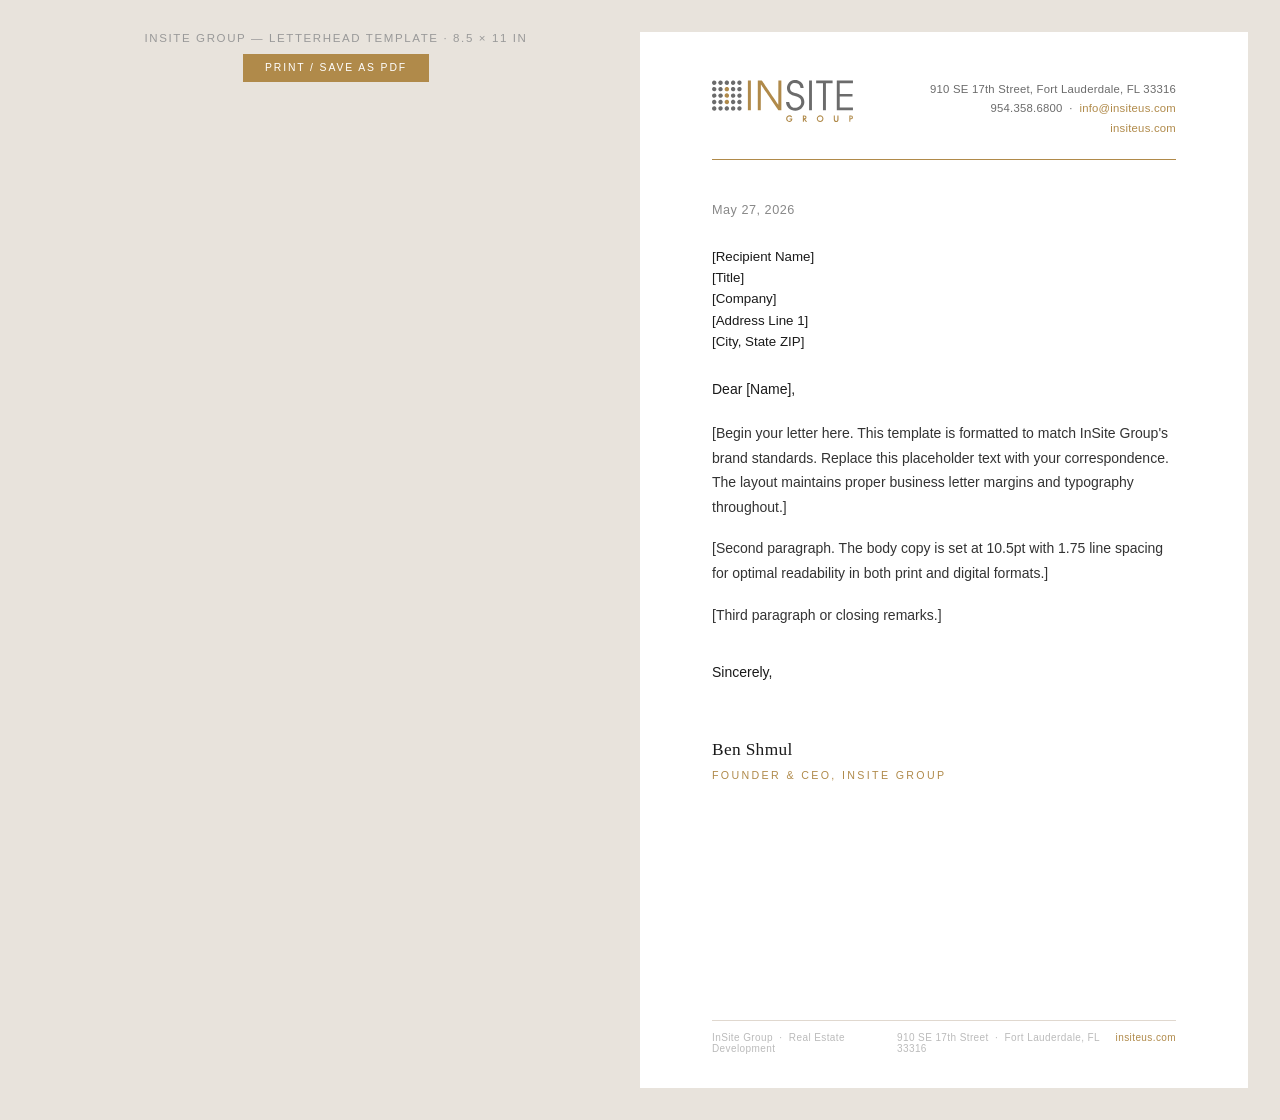
<file: letterhead.html>
<!DOCTYPE html>
<html lang="en">
<head>
  <meta charset="UTF-8" />
  <title>InSite Group Letterhead</title>
  <style>
    /* ─── PRINT PAGE SETUP ───────────────────────────────────────── */
    @page {
      size: letter;          /* 8.5" x 11" */
      margin: 0;
    }

    * { box-sizing: border-box; margin: 0; padding: 0; }

    body {
      font-family: Arial, Helvetica, sans-serif;
      background: #e8e3dc;  /* screen preview background */
      display: flex;
      justify-content: center;
      padding: 2rem;
    }

    /* ─── SCREEN PREVIEW WRAPPER ─────────────────────────────────── */
    .screen-only {
      text-align: center;
      font-family: Arial, sans-serif;
      font-size: 0.72rem;
      letter-spacing: 0.14em;
      text-transform: uppercase;
      color: #999;
      margin-bottom: 1.5rem;
      width: 8.5in;
    }
    .screen-only .print-btn {
      display: inline-block;
      margin-top: 0.6rem;
      font-size: 0.65rem;
      letter-spacing: 0.18em;
      text-transform: uppercase;
      padding: 0.55rem 1.4rem;
      background: #B08A4A;
      color: #fff;
      border: none;
      cursor: pointer;
      font-family: Arial, sans-serif;
    }

    /* ─── LETTER PAGE ─────────────────────────────────────────────── */
    .page {
      width: 8.5in;
      min-height: 11in;
      background: #fff;
      position: relative;
      display: flex;
      flex-direction: column;
    }

    /* ─── HEADER ─────────────────────────────────────────────────── */
    .lh-header {
      padding: 0.5in 0.75in 0;
      display: flex;
      align-items: flex-start;
      justify-content: space-between;
    }

    .lh-logo img {
      height: 42px;
      width: auto;
      display: block;
    }

    .lh-contact {
      text-align: right;
      font-size: 8.5pt;
      color: #6b6b6b;
      line-height: 1.7;
      letter-spacing: 0.02em;
    }
    .lh-contact a {
      color: #B08A4A;
      text-decoration: none;
    }

    /* Gold rule under header */
    .lh-rule {
      margin: 0.22in 0.75in 0;
      border: none;
      border-top: 1.5px solid #B08A4A;
    }

    /* ─── BODY AREA ───────────────────────────────────────────────── */
    .lh-body {
      padding: 0.45in 0.75in;
      flex: 1;
    }

    .lh-date {
      font-size: 9.5pt;
      color: #888;
      letter-spacing: 0.04em;
      margin-bottom: 0.3in;
    }

    .lh-recipient {
      font-size: 10pt;
      color: #1a1a1a;
      line-height: 1.6;
      margin-bottom: 0.3in;
    }

    .lh-salutation {
      font-size: 10.5pt;
      color: #1a1a1a;
      margin-bottom: 0.25in;
    }

    .lh-paragraph {
      font-size: 10.5pt;
      color: #333;
      line-height: 1.75;
      margin-bottom: 0.18in;
    }

    .lh-closing {
      font-size: 10.5pt;
      color: #1a1a1a;
      margin-top: 0.35in;
      line-height: 1.6;
    }

    .lh-signature-name {
      font-family: Georgia, 'Times New Roman', serif;
      font-size: 13pt;
      color: #1a1a1a;
      letter-spacing: 0.02em;
      margin-top: 0.55in;
    }

    .lh-signature-title {
      font-size: 8pt;
      letter-spacing: 0.22em;
      text-transform: uppercase;
      color: #B08A4A;
      margin-top: 3px;
    }

    /* ─── FOOTER ─────────────────────────────────────────────────── */
    .lh-footer {
      padding: 0 0.75in 0.35in;
    }

    .lh-footer-rule {
      border: none;
      border-top: 1px solid #e0d8cf;
      margin-bottom: 0.12in;
    }

    .lh-footer-text {
      display: flex;
      justify-content: space-between;
      font-size: 7.5pt;
      color: #bbb;
      letter-spacing: 0.04em;
    }

    .lh-footer-text span a {
      color: #B08A4A;
      text-decoration: none;
    }

    /* ─── PRINT OVERRIDES ─────────────────────────────────────────── */
    @media print {
      body {
        background: none;
        padding: 0;
      }
      .screen-only { display: none; }
      .page {
        width: 100%;
        min-height: 100vh;
        box-shadow: none;
      }
    }
  </style>
</head>
<body>

<div class="screen-only">
  InSite Group &mdash; Letterhead Template &middot; 8.5 &times; 11 in
  <br>
  <button class="print-btn" onclick="window.print()">Print / Save as PDF</button>
</div>

<div class="page">

  <!-- HEADER -->
  <header class="lh-header">
    <div class="lh-logo">
      <img src="images/insite-logo.svg" alt="InSite Group" />
    </div>
    <div class="lh-contact">
      910 SE 17th Street, Fort Lauderdale, FL 33316<br>
      954.358.6800 &nbsp;&middot;&nbsp; <a href="mailto:info@insiteus.com">info@insiteus.com</a><br>
      <a href="https://insiteus.com">insiteus.com</a>
    </div>
  </header>

  <hr class="lh-rule" />

  <!-- BODY -->
  <div class="lh-body">

    <div class="lh-date">May 27, 2026</div>

    <div class="lh-recipient">
      [Recipient Name]<br>
      [Title]<br>
      [Company]<br>
      [Address Line 1]<br>
      [City, State ZIP]
    </div>

    <div class="lh-salutation">Dear [Name],</div>

    <p class="lh-paragraph">
      [Begin your letter here. This template is formatted to match InSite Group's brand standards.
      Replace this placeholder text with your correspondence. The layout maintains proper business
      letter margins and typography throughout.]
    </p>

    <p class="lh-paragraph">
      [Second paragraph. The body copy is set at 10.5pt with 1.75 line spacing for optimal
      readability in both print and digital formats.]
    </p>

    <p class="lh-paragraph">
      [Third paragraph or closing remarks.]
    </p>

    <div class="lh-closing">
      Sincerely,
      <div class="lh-signature-name">Ben Shmul</div>
      <div class="lh-signature-title">Founder &amp; CEO, InSite Group</div>
    </div>

  </div>

  <!-- FOOTER -->
  <footer class="lh-footer">
    <hr class="lh-footer-rule" />
    <div class="lh-footer-text">
      <span>InSite Group &nbsp;&middot;&nbsp; Real Estate Development</span>
      <span>910 SE 17th Street &nbsp;&middot;&nbsp; Fort Lauderdale, FL 33316</span>
      <span><a href="https://insiteus.com">insiteus.com</a></span>
    </div>
  </footer>

</div>

</body>
</html>
</file>
